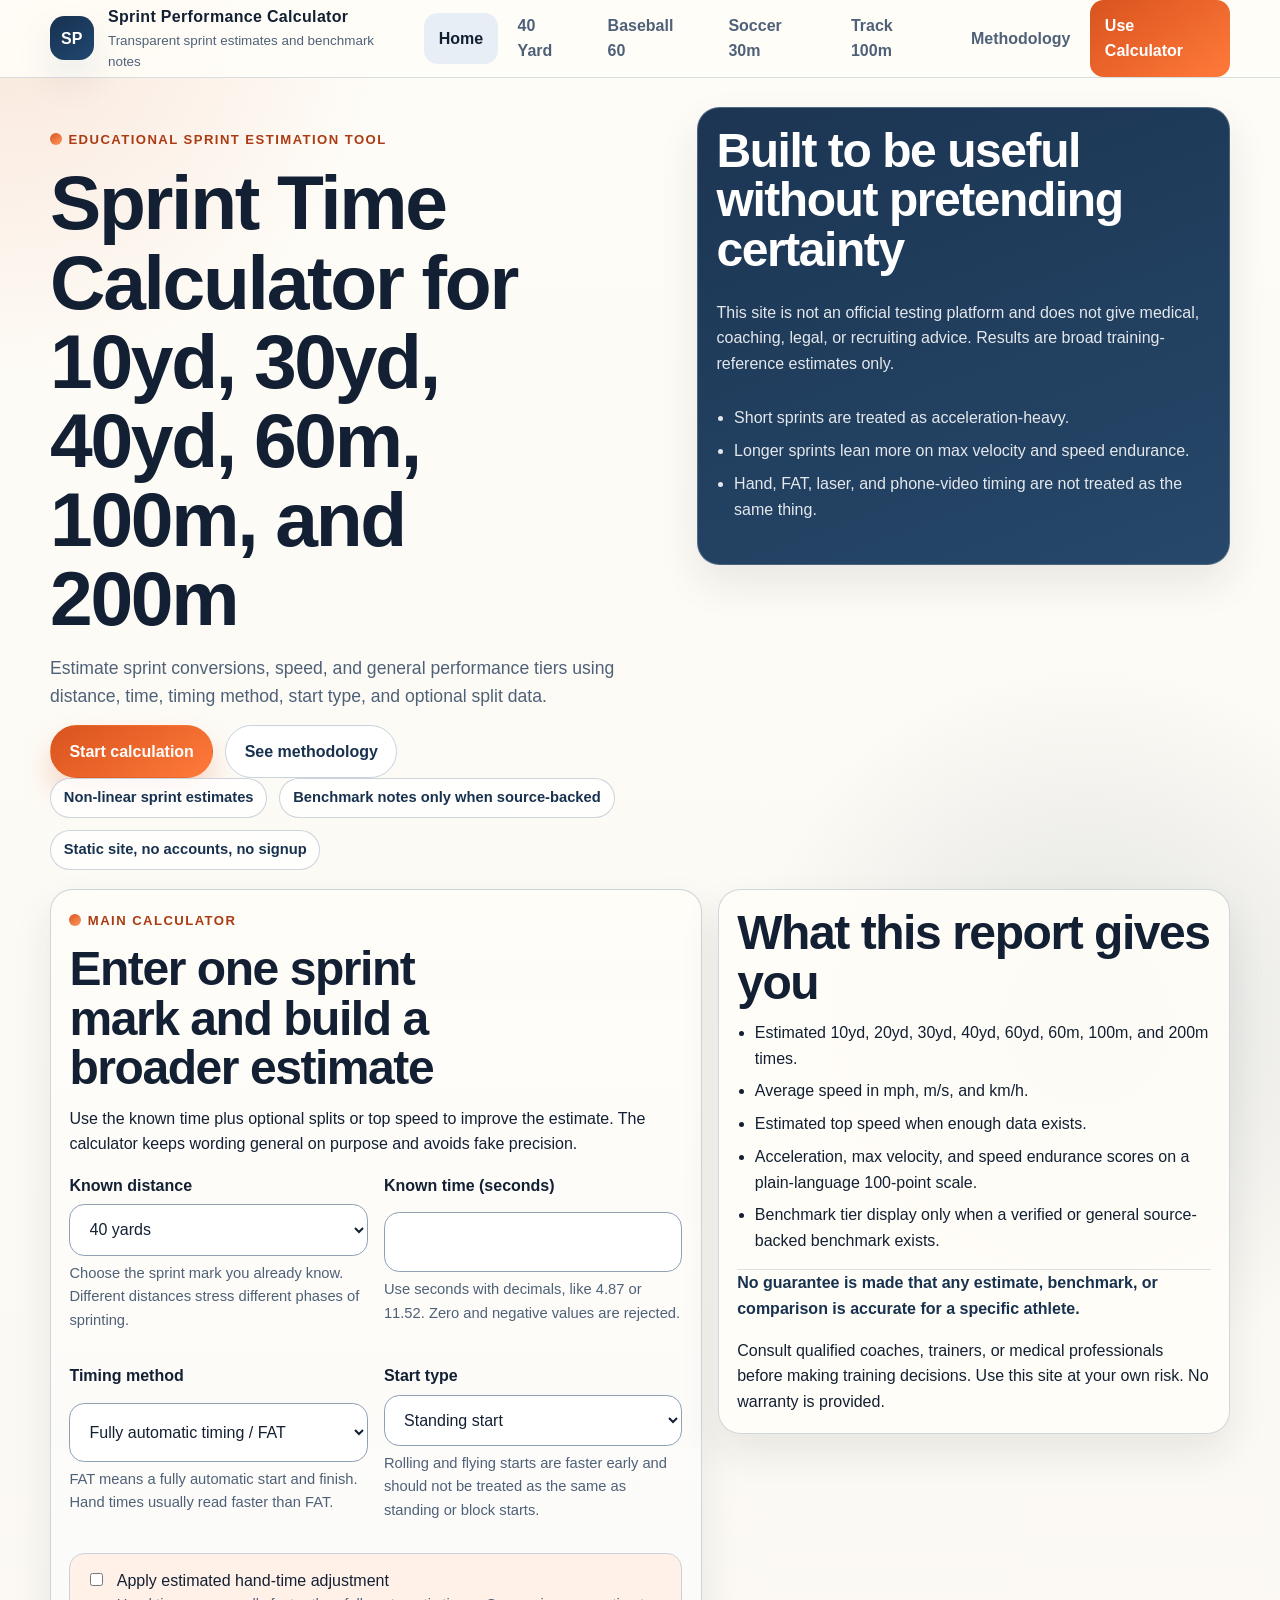
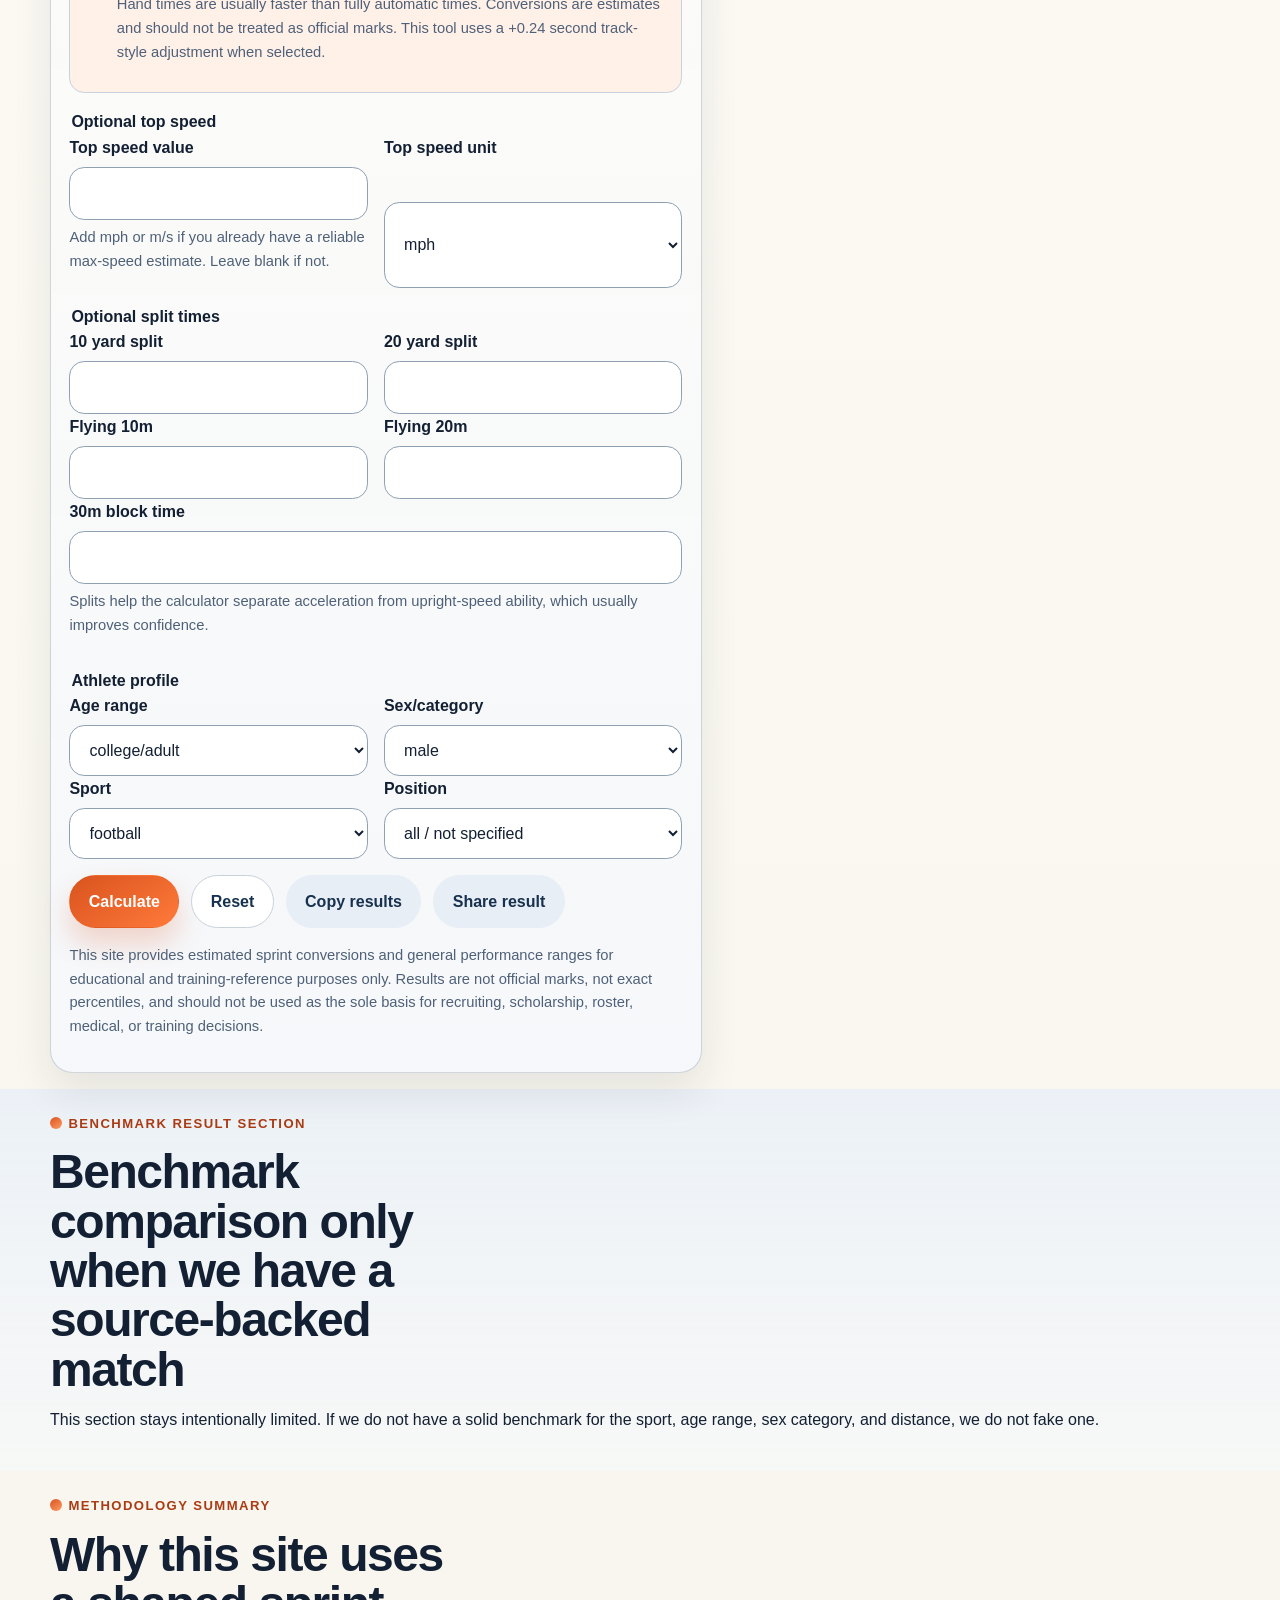
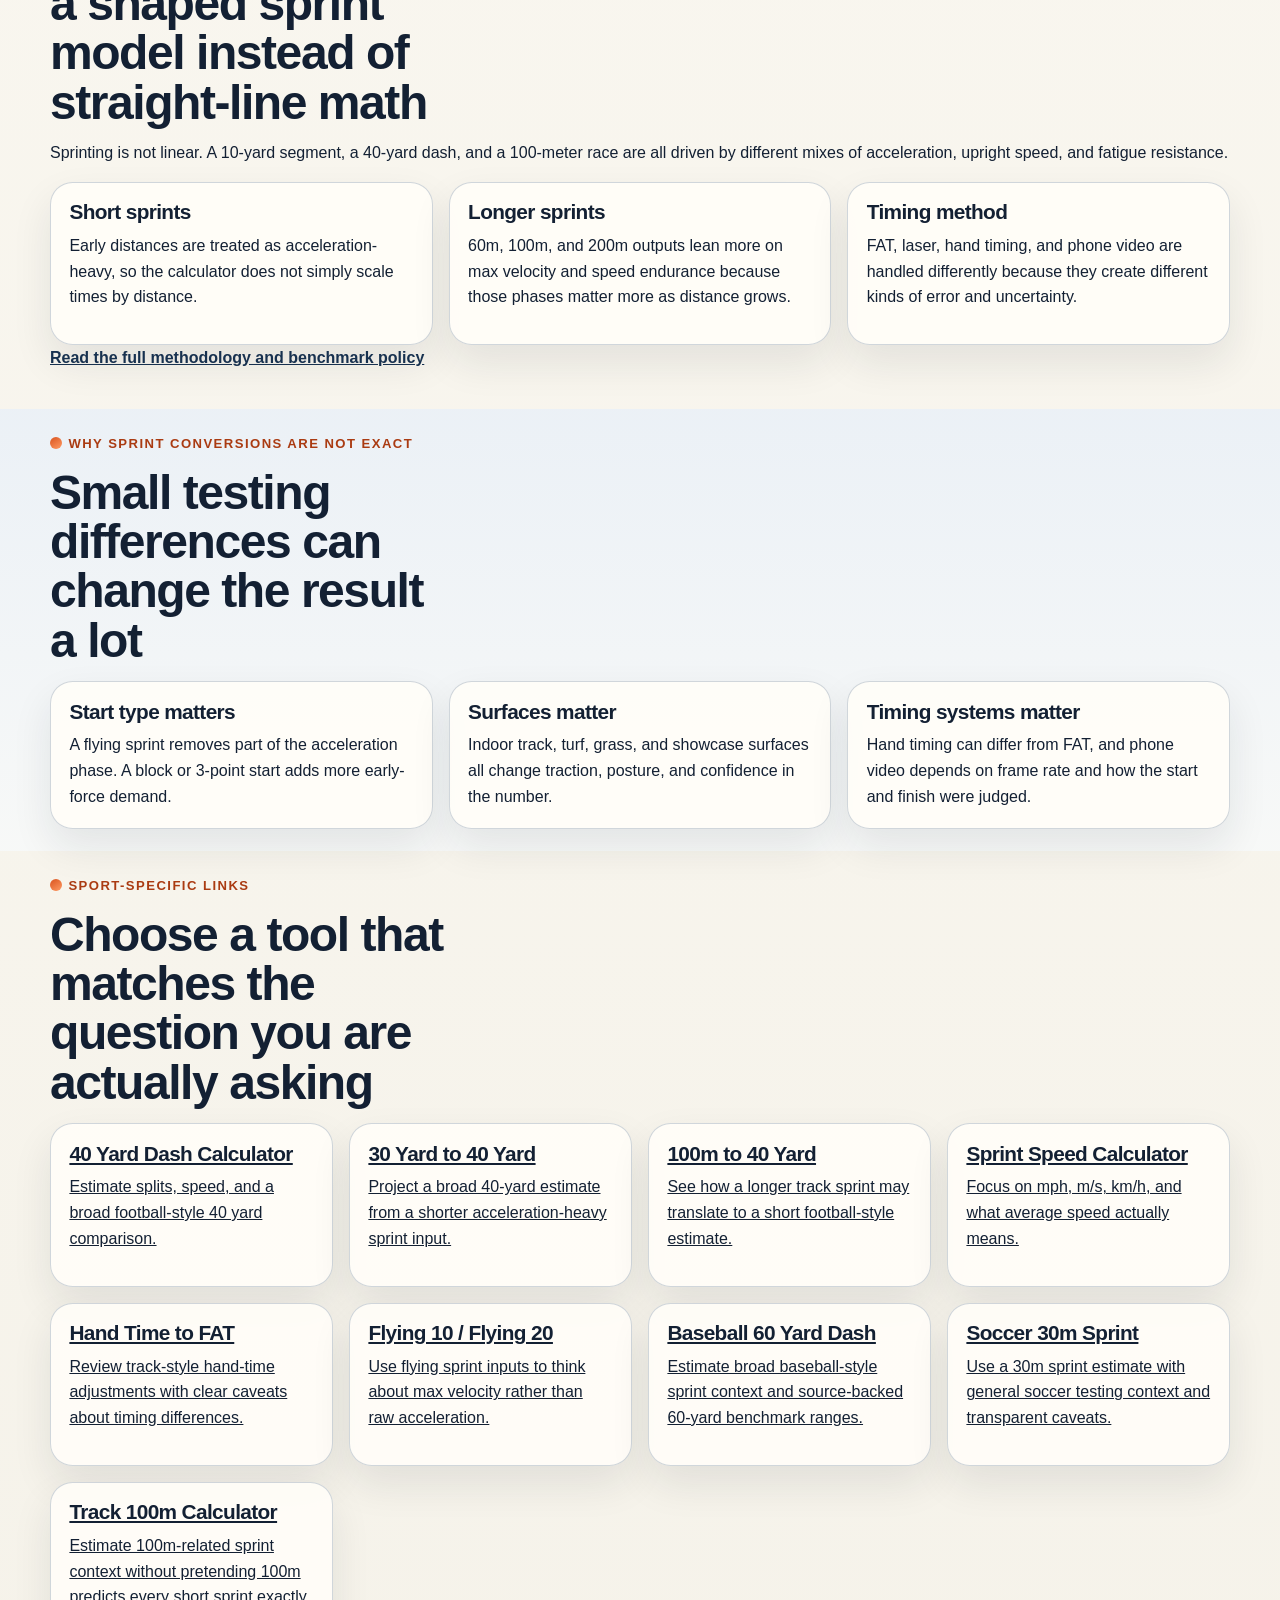
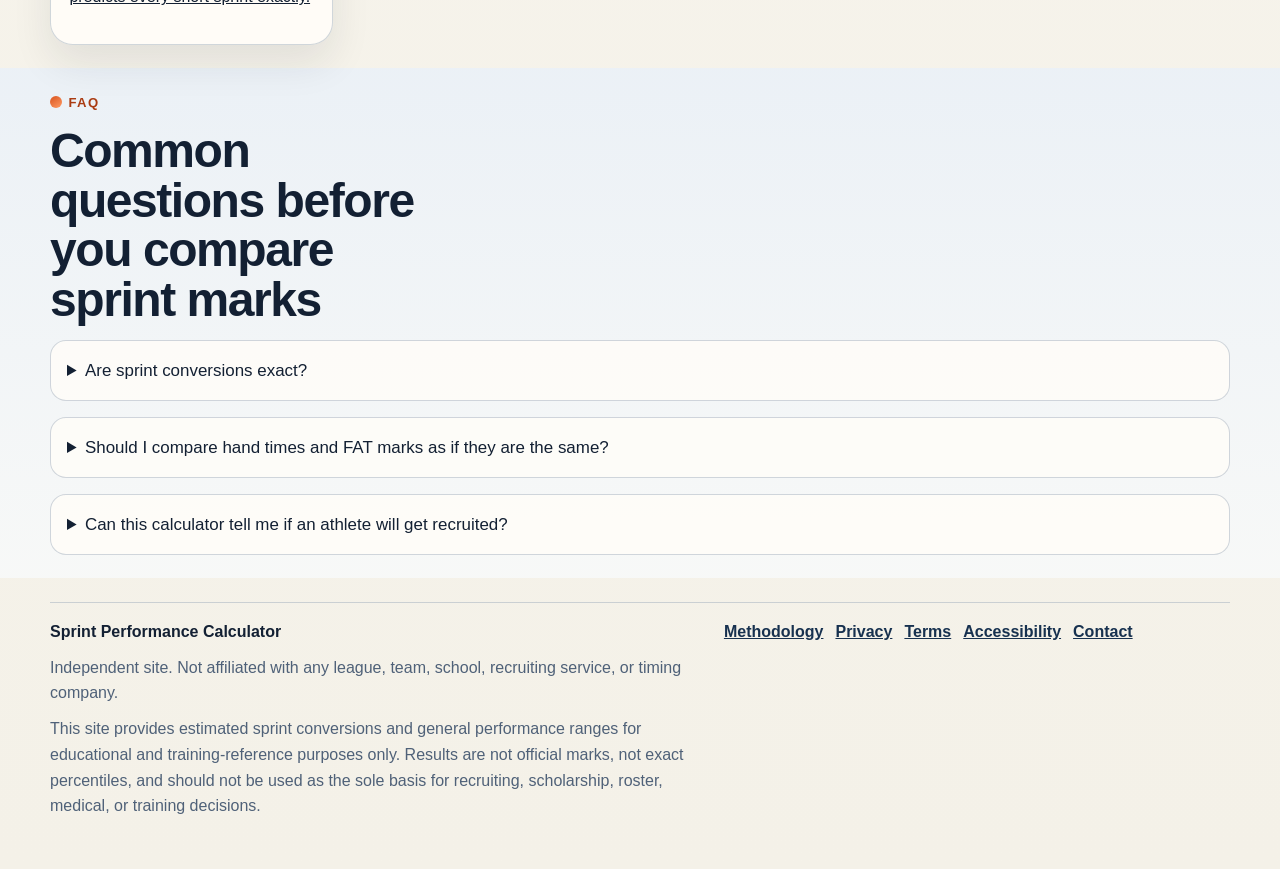
<file: index.html>
<!DOCTYPE html>
<html lang="en">
<head>
  <meta charset="utf-8">
  <meta name="viewport" content="width=device-width, initial-scale=1">
  <title>Sprint Time Calculator | Estimate 10yd, 30yd, 40yd, 100m &amp; 200m</title>
  <meta name="description" content="Estimate sprint conversions, speed metrics, timing-method differences, and broad benchmark tiers with a transparent static sprint performance calculator.">
  <meta name="theme-color" content="#17314f">
  <link rel="canonical" href="https://sfmoveouthaul-clean.github.io/SprintConvert/">
  <link rel="stylesheet" href="css/styles.css">
  <script type="application/ld+json">
    {
      "@context": "https://schema.org",
      "@type": "WebApplication",
      "name": "Sprint Performance Calculator",
      "applicationCategory": "SportsApplication",
      "operatingSystem": "Any",
      "browserRequirements": "Requires JavaScript",
      "description": "Educational sprint-estimation tool for estimating sprint conversions, speed metrics, and broad performance tiers.",
      "url": "https://sfmoveouthaul-clean.github.io/SprintConvert/"
    }
  </script>
  <script type="application/ld+json">
    {
      "@context": "https://schema.org",
      "@type": "BreadcrumbList",
      "itemListElement": [
        {
          "@type": "ListItem",
          "position": 1,
          "name": "Home",
          "item": "https://sfmoveouthaul-clean.github.io/SprintConvert/"
        }
      ]
    }
  </script>
  <script type="application/ld+json">
    {
      "@context": "https://schema.org",
      "@type": "FAQPage",
      "mainEntity": [
        {
          "@type": "Question",
          "name": "Are sprint conversions exact?",
          "acceptedAnswer": {
            "@type": "Answer",
            "text": "No. Sprint conversions are estimates because acceleration, max velocity, timing setup, surface, and start type change the relationship between distances."
          }
        },
        {
          "@type": "Question",
          "name": "Should I compare hand times to FAT times directly?",
          "acceptedAnswer": {
            "@type": "Answer",
            "text": "No. Hand times are usually faster than FAT times, so direct comparisons can mislead unless you account for timing method differences."
          }
        },
        {
          "@type": "Question",
          "name": "Does this calculator predict recruiting outcomes?",
          "acceptedAnswer": {
            "@type": "Answer",
            "text": "No. The site provides educational estimates and broad benchmark ranges only. It does not guarantee recruiting, roster, scholarship, or training outcomes."
          }
        }
      ]
    }
  </script>
</head>
<body data-primary-distance="40yd">
  <a class="skip-link" href="#main-content">Skip to main content</a>
  <header class="site-header">
    <div class="container header-shell">
      <a class="brand" href="index.html" aria-label="Sprint Performance Calculator home">
        <span class="brand-mark">SP</span>
        <span class="brand-copy">
          <strong>Sprint Performance Calculator</strong>
          <span>Transparent sprint estimates and benchmark notes</span>
        </span>
      </a>
      <button class="nav-toggle" type="button" aria-expanded="false" aria-controls="site-nav" data-nav-toggle>
        <span></span>
        <span class="sr-only">Toggle navigation</span>
      </button>
      <nav class="site-nav" id="site-nav" aria-label="Primary" data-nav>
        <a href="index.html" aria-current="page">Home</a>
        <a href="40-yard-dash-calculator.html">40 Yard</a>
        <a href="baseball-60-yard-dash-calculator.html">Baseball 60</a>
        <a href="soccer-30m-sprint-calculator.html">Soccer 30m</a>
        <a href="track-100m-calculator.html">Track 100m</a>
        <a href="methodology.html">Methodology</a>
        <a class="nav-cta" href="#calculator">Use Calculator</a>
      </nav>
    </div>
  </header>

  <main id="main-content">
    <section class="hero">
      <div class="container hero-shell">
        <div class="hero-copy">
          <p class="eyebrow">Educational sprint estimation tool</p>
          <h1>Sprint Time Calculator for 10yd, 30yd, 40yd, 60m, 100m, and 200m</h1>
          <p class="hero-kicker">Estimate sprint conversions, speed, and general performance tiers using distance, time, timing method, start type, and optional split data.</p>
          <div class="hero-actions">
            <a class="button button-primary" href="#calculator">Start calculation</a>
            <a class="button button-secondary" href="methodology.html">See methodology</a>
          </div>
          <div class="chip-row" aria-label="Calculator strengths">
            <span class="chip">Non-linear sprint estimates</span>
            <span class="chip">Benchmark notes only when source-backed</span>
            <span class="chip">Static site, no accounts, no signup</span>
          </div>
        </div>
        <aside class="page-hero-card" aria-label="Important limits">
          <h2>Built to be useful without pretending certainty</h2>
          <p>This site is not an official testing platform and does not give medical, coaching, legal, or recruiting advice. Results are broad training-reference estimates only.</p>
          <ul class="content-list">
            <li>Short sprints are treated as acceleration-heavy.</li>
            <li>Longer sprints lean more on max velocity and speed endurance.</li>
            <li>Hand, FAT, laser, and phone-video timing are not treated as the same thing.</li>
          </ul>
        </aside>
      </div>
    </section>

    <section class="calculator-shell" id="calculator">
      <div class="container calculator-layout">
        <section class="calculator-card" aria-labelledby="calculator-heading">
          <div class="section-header">
            <p class="eyebrow">Main calculator</p>
            <h2 id="calculator-heading">Enter one sprint mark and build a broader estimate</h2>
            <p>Use the known time plus optional splits or top speed to improve the estimate. The calculator keeps wording general on purpose and avoids fake precision.</p>
          </div>
          <form data-calculator-form novalidate>
            <div class="form-grid">
              <div class="field-row">
                <div class="field-group">
                  <label for="knownDistance">Known distance</label>
                  <select id="knownDistance" name="knownDistance" aria-describedby="distance-help">
                    <option value="10yd">10 yards</option>
                    <option value="20yd">20 yards</option>
                    <option value="30yd">30 yards</option>
                    <option value="40yd" selected>40 yards</option>
                    <option value="60yd">60 yards</option>
                    <option value="30m">30 meters</option>
                    <option value="60m">60 meters</option>
                    <option value="100m">100 meters</option>
                    <option value="200m">200 meters</option>
                  </select>
                  <p class="help-text" id="distance-help">Choose the sprint mark you already know. Different distances stress different phases of sprinting.</p>
                </div>
                <div class="field-group">
                  <label for="timeSeconds">Known time (seconds)</label>
                  <input id="timeSeconds" name="timeSeconds" type="number" min="0" step="0.01" inputmode="decimal" aria-describedby="time-help">
                  <p class="help-text" id="time-help">Use seconds with decimals, like 4.87 or 11.52. Zero and negative values are rejected.</p>
                </div>
              </div>

              <div class="field-row">
                <div class="field-group">
                  <label for="timingMethod">Timing method</label>
                  <select id="timingMethod" name="timingMethod" aria-describedby="timing-help">
                    <option value="hand">Hand timed</option>
                    <option value="fat" selected>Fully automatic timing / FAT</option>
                    <option value="laser">Laser timed</option>
                    <option value="phone">Phone video estimate</option>
                  </select>
                  <p class="help-text" id="timing-help">FAT means a fully automatic start and finish. Hand times usually read faster than FAT.</p>
                </div>
                <div class="field-group">
                  <label for="startType">Start type</label>
                  <select id="startType" name="startType" aria-describedby="start-help">
                    <option value="standing" selected>Standing start</option>
                    <option value="three-point">3-point start</option>
                    <option value="block">Block start</option>
                    <option value="rolling">Rolling start</option>
                    <option value="flying">Flying start</option>
                  </select>
                  <p class="help-text" id="start-help">Rolling and flying starts are faster early and should not be treated as the same as standing or block starts.</p>
                </div>
              </div>

              <div class="checkbox-row">
                <input id="applyHandAdjustment" name="applyHandAdjustment" type="checkbox" aria-describedby="hand-adjustment-help">
                <div>
                  <label for="applyHandAdjustment">Apply estimated hand-time adjustment</label>
                  <p class="help-text" id="hand-adjustment-help">Hand times are usually faster than fully automatic times. Conversions are estimates and should not be treated as official marks. This tool uses a +0.24 second track-style adjustment when selected.</p>
                </div>
              </div>

              <fieldset>
                <legend class="legend-title">Optional top speed</legend>
                <div class="field-row">
                  <div class="field-group">
                    <label for="topSpeedValue">Top speed value</label>
                    <input id="topSpeedValue" name="topSpeedValue" type="number" min="0" step="0.01" inputmode="decimal" aria-describedby="top-speed-help">
                    <p class="help-text" id="top-speed-help">Add mph or m/s if you already have a reliable max-speed estimate. Leave blank if not.</p>
                  </div>
                  <div class="field-group">
                    <label for="topSpeedUnit">Top speed unit</label>
                    <select id="topSpeedUnit" name="topSpeedUnit">
                      <option value="mph" selected>mph</option>
                      <option value="mps">m/s</option>
                    </select>
                  </div>
                </div>
              </fieldset>

              <fieldset>
                <legend class="legend-title">Optional split times</legend>
                <div class="field-row">
                  <div class="field-group">
                    <label for="split10">10 yard split</label>
                    <input id="split10" name="split10" type="number" min="0" step="0.01" inputmode="decimal" aria-describedby="split-help">
                  </div>
                  <div class="field-group">
                    <label for="split20">20 yard split</label>
                    <input id="split20" name="split20" type="number" min="0" step="0.01" inputmode="decimal">
                  </div>
                </div>
                <div class="field-row">
                  <div class="field-group">
                    <label for="flying10">Flying 10m</label>
                    <input id="flying10" name="flying10" type="number" min="0" step="0.01" inputmode="decimal">
                  </div>
                  <div class="field-group">
                    <label for="flying20">Flying 20m</label>
                    <input id="flying20" name="flying20" type="number" min="0" step="0.01" inputmode="decimal">
                  </div>
                </div>
                <div class="field-group">
                  <label for="block30">30m block time</label>
                  <input id="block30" name="block30" type="number" min="0" step="0.01" inputmode="decimal">
                  <p class="help-text" id="split-help">Splits help the calculator separate acceleration from upright-speed ability, which usually improves confidence.</p>
                </div>
              </fieldset>

              <fieldset>
                <legend class="legend-title">Athlete profile</legend>
                <div class="field-row">
                  <div class="field-group">
                    <label for="ageGroup">Age range</label>
                    <select id="ageGroup" name="ageGroup">
                      <option value="13-14">13-14</option>
                      <option value="15-16">15-16</option>
                      <option value="17-18">17-18</option>
                      <option value="college-adult" selected>college/adult</option>
                      <option value="not-specified">not specified</option>
                    </select>
                  </div>
                  <div class="field-group">
                    <label for="sex">Sex/category</label>
                    <select id="sex" name="sex">
                      <option value="male" selected>male</option>
                      <option value="female">female</option>
                      <option value="not-specified">not specified</option>
                    </select>
                  </div>
                </div>
                <div class="field-row">
                  <div class="field-group">
                    <label for="sport">Sport</label>
                    <select id="sport" name="sport">
                      <option value="football" selected>football</option>
                      <option value="baseball">baseball</option>
                      <option value="soccer">soccer</option>
                      <option value="track">track</option>
                      <option value="general-athlete">general athlete</option>
                    </select>
                  </div>
                  <div class="field-group">
                    <label for="position">Position</label>
                    <select id="position" name="position">
                      <option value="all">all / not specified</option>
                      <option value="skill">skill</option>
                      <option value="big-skill">big skill</option>
                      <option value="lineman">lineman</option>
                      <option value="outfield">outfield</option>
                      <option value="infield">infield</option>
                      <option value="forward-wing">forward/wing</option>
                      <option value="midfielder">midfielder</option>
                      <option value="defender">defender</option>
                    </select>
                  </div>
                </div>
              </fieldset>

              <div class="button-row">
                <button class="button button-primary" type="submit">Calculate</button>
                <button class="button button-secondary" type="reset">Reset</button>
                <button class="button button-tertiary" type="button" data-copy-results>Copy results</button>
                <button class="button button-tertiary" type="button" data-share-results>Share result</button>
              </div>
              <p class="small-note">This site provides estimated sprint conversions and general performance ranges for educational and training-reference purposes only. Results are not official marks, not exact percentiles, and should not be used as the sole basis for recruiting, scholarship, roster, medical, or training decisions.</p>
              <div data-form-status aria-live="polite" hidden></div>
            </div>
          </form>
        </section>

        <aside class="content-card">
          <h2>What this report gives you</h2>
          <ul class="content-list">
            <li>Estimated 10yd, 20yd, 30yd, 40yd, 60yd, 60m, 100m, and 200m times.</li>
            <li>Average speed in mph, m/s, and km/h.</li>
            <li>Estimated top speed when enough data exists.</li>
            <li>Acceleration, max velocity, and speed endurance scores on a plain-language 100-point scale.</li>
            <li>Benchmark tier display only when a verified or general source-backed benchmark exists.</li>
          </ul>
          <div class="subtle-divider"></div>
          <p><strong>No guarantee is made that any estimate, benchmark, or comparison is accurate for a specific athlete.</strong></p>
          <p>Consult qualified coaches, trainers, or medical professionals before making training decisions. Use this site at your own risk. No warranty is provided.</p>
        </aside>
      </div>
    </section>

    <section class="section" data-results-section hidden>
      <div class="container result-section">
        <div class="section-header">
          <p class="eyebrow">Results report</p>
          <h2>Estimated sprint conversion report</h2>
          <div data-result-summary class="result-summary" aria-live="polite"></div>
        </div>
        <div class="result-grid" data-results-grid></div>
        <div class="result-grid" data-metrics-grid></div>
      </div>
    </section>

    <section class="section section-alt">
      <div class="container">
        <div class="section-header">
          <p class="eyebrow">Benchmark result section</p>
          <h2>Benchmark comparison only when we have a source-backed match</h2>
          <p>This section stays intentionally limited. If we do not have a solid benchmark for the sport, age range, sex category, and distance, we do not fake one.</p>
        </div>
        <div data-benchmark-panel class="benchmark-panel" hidden></div>
      </div>
    </section>

    <section class="section">
      <div class="container">
        <div class="section-header">
          <p class="eyebrow">Methodology summary</p>
          <h2>Why this site uses a shaped sprint model instead of straight-line math</h2>
          <p>Sprinting is not linear. A 10-yard segment, a 40-yard dash, and a 100-meter race are all driven by different mixes of acceleration, upright speed, and fatigue resistance.</p>
        </div>
        <div class="method-grid">
          <article class="page-card">
            <h3>Short sprints</h3>
            <p>Early distances are treated as acceleration-heavy, so the calculator does not simply scale times by distance.</p>
          </article>
          <article class="page-card">
            <h3>Longer sprints</h3>
            <p>60m, 100m, and 200m outputs lean more on max velocity and speed endurance because those phases matter more as distance grows.</p>
          </article>
          <article class="page-card">
            <h3>Timing method</h3>
            <p>FAT, laser, hand timing, and phone video are handled differently because they create different kinds of error and uncertainty.</p>
          </article>
        </div>
        <p><a class="source-link" href="methodology.html">Read the full methodology and benchmark policy</a></p>
      </div>
    </section>

    <section class="section section-alt">
      <div class="container">
        <div class="section-header">
          <p class="eyebrow">Why sprint conversions are not exact</p>
          <h2>Small testing differences can change the result a lot</h2>
        </div>
        <div class="card-grid">
          <article class="card">
            <h3>Start type matters</h3>
            <p>A flying sprint removes part of the acceleration phase. A block or 3-point start adds more early-force demand.</p>
          </article>
          <article class="card">
            <h3>Surfaces matter</h3>
            <p>Indoor track, turf, grass, and showcase surfaces all change traction, posture, and confidence in the number.</p>
          </article>
          <article class="card">
            <h3>Timing systems matter</h3>
            <p>Hand timing can differ from FAT, and phone video depends on frame rate and how the start and finish were judged.</p>
          </article>
        </div>
      </div>
    </section>

    <section class="section">
      <div class="container">
        <div class="section-header">
          <p class="eyebrow">Sport-specific links</p>
          <h2>Choose a tool that matches the question you are actually asking</h2>
        </div>
        <div class="link-grid">
          <a class="page-card" href="40-yard-dash-calculator.html">
            <h3>40 Yard Dash Calculator</h3>
            <p>Estimate splits, speed, and a broad football-style 40 yard comparison.</p>
          </a>
          <a class="page-card" href="30-yard-to-40-yard-converter.html">
            <h3>30 Yard to 40 Yard</h3>
            <p>Project a broad 40-yard estimate from a shorter acceleration-heavy sprint input.</p>
          </a>
          <a class="page-card" href="100m-to-40-yard-converter.html">
            <h3>100m to 40 Yard</h3>
            <p>See how a longer track sprint may translate to a short football-style estimate.</p>
          </a>
          <a class="page-card" href="sprint-speed-calculator.html">
            <h3>Sprint Speed Calculator</h3>
            <p>Focus on mph, m/s, km/h, and what average speed actually means.</p>
          </a>
          <a class="page-card" href="hand-time-to-fat-converter.html">
            <h3>Hand Time to FAT</h3>
            <p>Review track-style hand-time adjustments with clear caveats about timing differences.</p>
          </a>
          <a class="page-card" href="flying-10-flying-20-calculator.html">
            <h3>Flying 10 / Flying 20</h3>
            <p>Use flying sprint inputs to think about max velocity rather than raw acceleration.</p>
          </a>
          <a class="page-card" href="baseball-60-yard-dash-calculator.html">
            <h3>Baseball 60 Yard Dash</h3>
            <p>Estimate broad baseball-style sprint context and source-backed 60-yard benchmark ranges.</p>
          </a>
          <a class="page-card" href="soccer-30m-sprint-calculator.html">
            <h3>Soccer 30m Sprint</h3>
            <p>Use a 30m sprint estimate with general soccer testing context and transparent caveats.</p>
          </a>
          <a class="page-card" href="track-100m-calculator.html">
            <h3>Track 100m Calculator</h3>
            <p>Estimate 100m-related sprint context without pretending 100m predicts every short sprint exactly.</p>
          </a>
        </div>
      </div>
    </section>

    <section class="section section-alt">
      <div class="container">
        <div class="section-header">
          <p class="eyebrow">FAQ</p>
          <h2>Common questions before you compare sprint marks</h2>
        </div>
        <div class="faq-grid">
          <details class="faq-item">
            <summary>Are sprint conversions exact?</summary>
            <div class="faq-answer">
              <p>No. The relationship between a short sprint and a longer sprint changes with acceleration quality, top speed, speed endurance, timing method, and testing setup.</p>
            </div>
          </details>
          <details class="faq-item">
            <summary>Should I compare hand times and FAT marks as if they are the same?</summary>
            <div class="faq-answer">
              <p>No. Hand times are usually faster than fully automatic times. That is why the site flags timing method and offers a clearly labeled estimated adjustment.</p>
            </div>
          </details>
          <details class="faq-item">
            <summary>Can this calculator tell me if an athlete will get recruited?</summary>
            <div class="faq-answer">
              <p>No. Results are educational estimates and general benchmark notes only. They should never be the sole basis for recruiting, scholarship, roster, medical, or training decisions.</p>
            </div>
          </details>
        </div>
      </div>
    </section>
  </main>

  <footer class="footer">
    <div class="container footer-grid">
      <div>
        <p><strong>Sprint Performance Calculator</strong></p>
        <p class="footer-note">Independent site. Not affiliated with any league, team, school, recruiting service, or timing company.</p>
        <p class="footer-note">This site provides estimated sprint conversions and general performance ranges for educational and training-reference purposes only. Results are not official marks, not exact percentiles, and should not be used as the sole basis for recruiting, scholarship, roster, medical, or training decisions.</p>
        <p class="affiliate-disclosure" hidden>Some links may be affiliate links. If you buy through them, we may earn a commission at no extra cost to you.</p>
      </div>
      <div>
        <div class="footer-links">
          <a href="methodology.html">Methodology</a>
          <a href="privacy.html">Privacy</a>
          <a href="terms.html">Terms</a>
          <a href="accessibility.html">Accessibility</a>
          <a href="contact.html">Contact</a>
        </div>
      </div>
    </div>
  </footer>

  <script src="data/benchmarks.js"></script>
  <script src="js/validation.js"></script>
  <script src="js/benchmarks.js"></script>
  <script src="js/share.js"></script>
  <script src="js/calculator.js"></script>
</body>
</html>
</file>
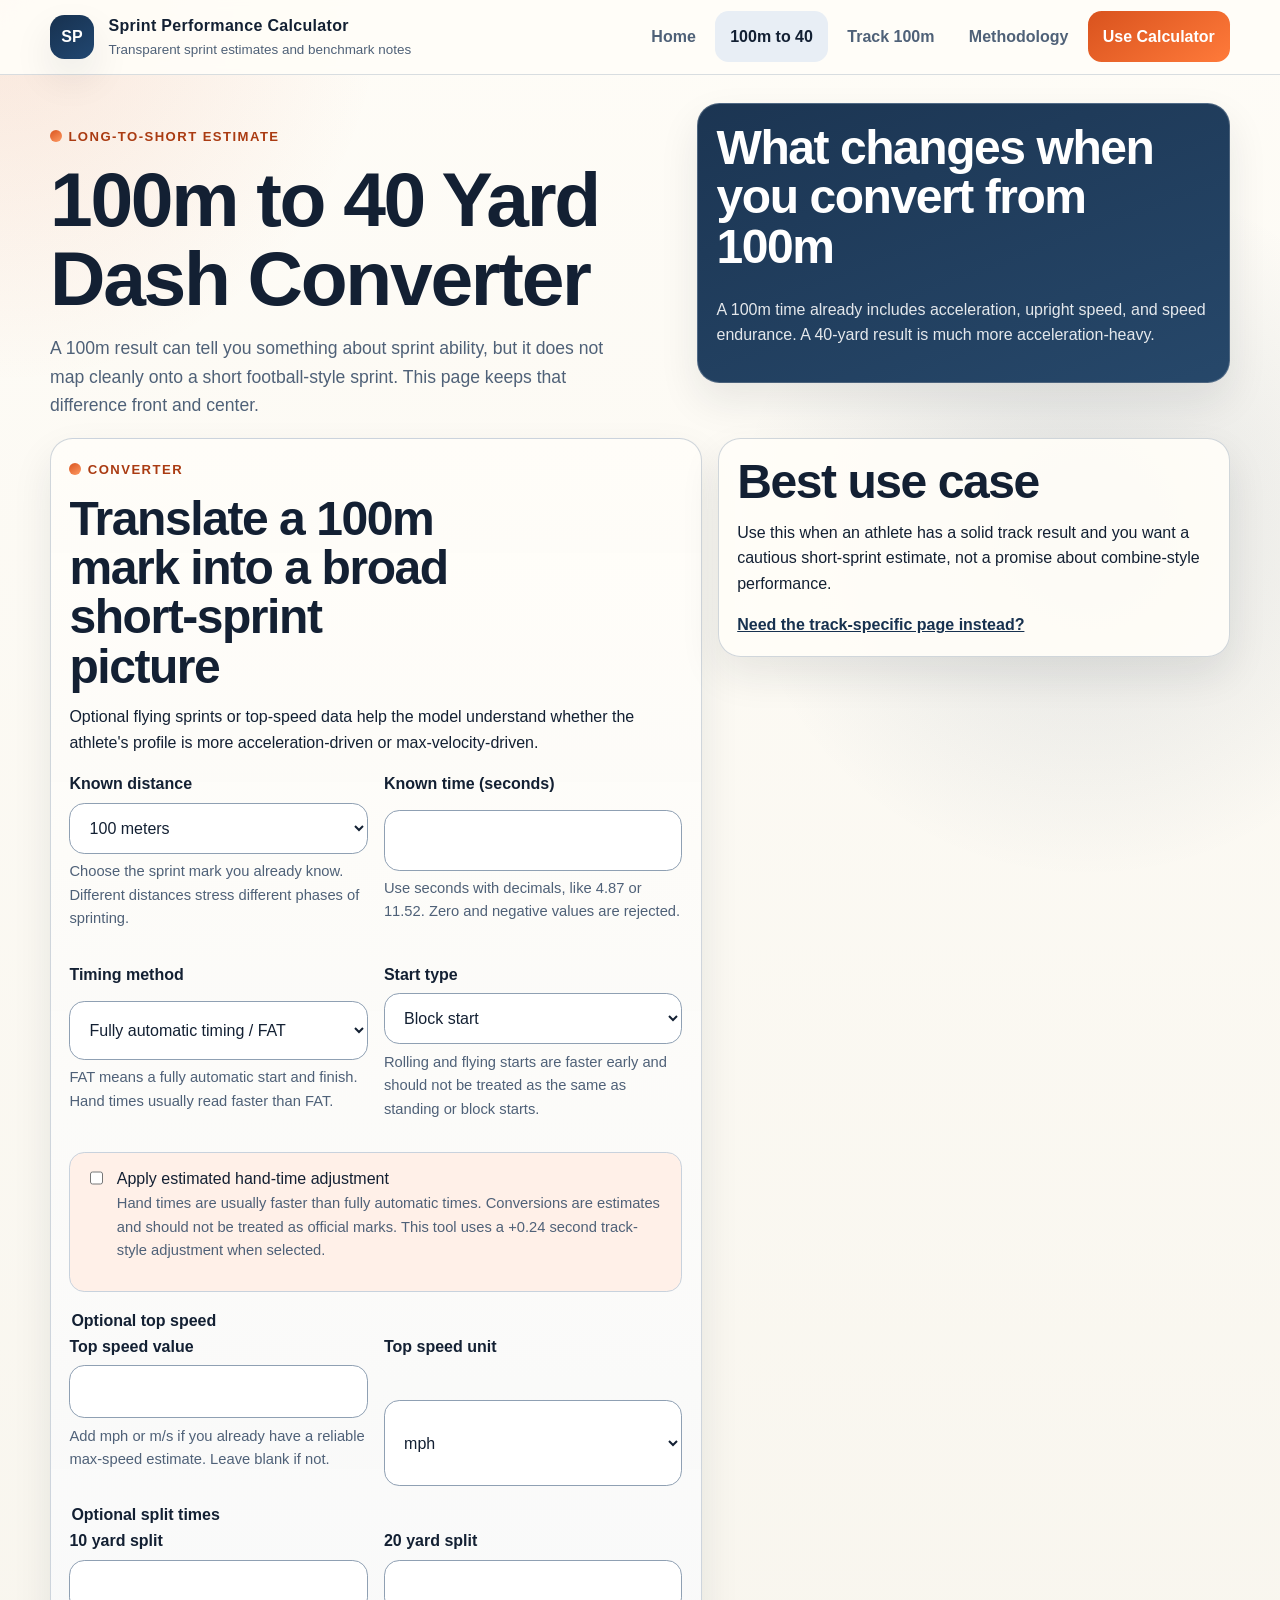
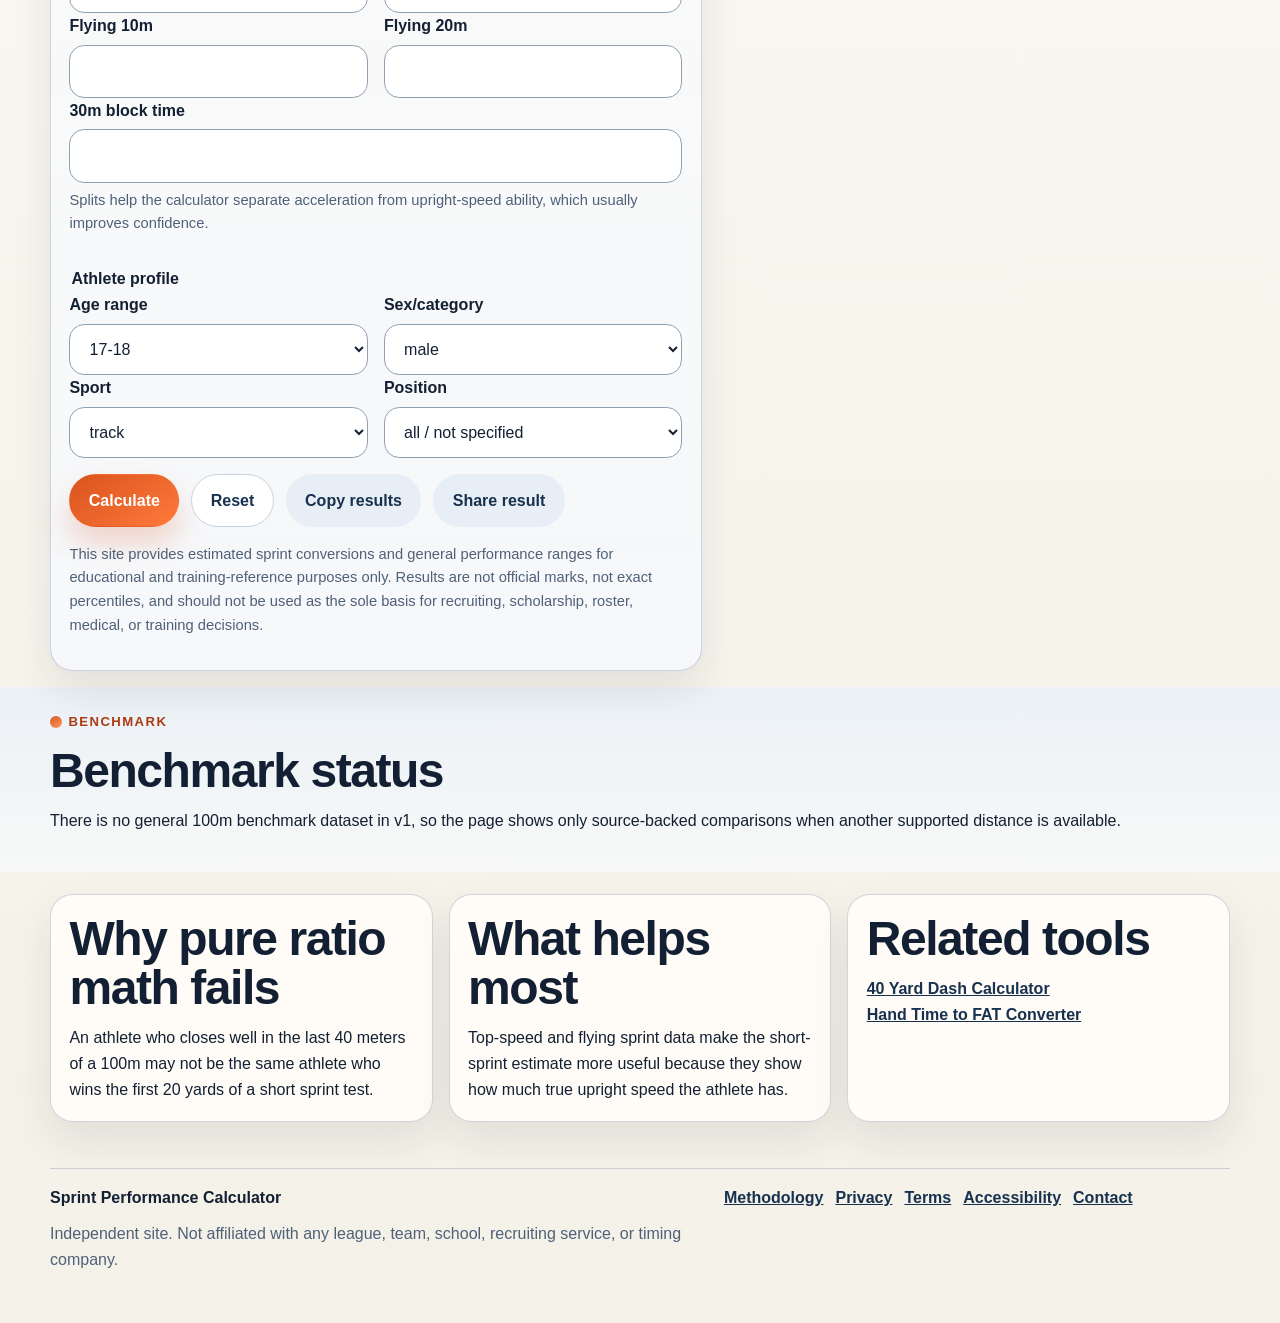
<file: 100m-to-40-yard-converter.html>
<!DOCTYPE html>
<html lang="en">
<head>
  <meta charset="utf-8">
  <meta name="viewport" content="width=device-width, initial-scale=1">
  <title>100m to 40 Yard Dash Converter | Sprint Estimate Tool</title>
  <meta name="description" content="Estimate a broad 40-yard dash from a 100m input while keeping the limits of long-to-short sprint comparisons clear.">
  <meta name="theme-color" content="#17314f">
  <link rel="canonical" href="https://sfmoveouthaul-clean.github.io/SprintConvert/100m-to-40-yard-converter.html">
  <link rel="stylesheet" href="css/styles.css">
  <script type="application/ld+json">{"@context":"https://schema.org","@type":"WebApplication","name":"100m to 40 Yard Dash Converter","applicationCategory":"SportsApplication","operatingSystem":"Any","url":"https://sfmoveouthaul-clean.github.io/SprintConvert/100m-to-40-yard-converter.html","description":"Estimate a broad 40-yard dash from a 100m sprint input."}</script>
  <script type="application/ld+json">{"@context":"https://schema.org","@type":"BreadcrumbList","itemListElement":[{"@type":"ListItem","position":1,"name":"Home","item":"https://sfmoveouthaul-clean.github.io/SprintConvert/"},{"@type":"ListItem","position":2,"name":"100m to 40 Yard Dash Converter","item":"https://sfmoveouthaul-clean.github.io/SprintConvert/100m-to-40-yard-converter.html"}]}</script>
</head>
<body data-primary-distance="40yd">
  <a class="skip-link" href="#main-content">Skip to main content</a>
  <header class="site-header"><div class="container header-shell"><a class="brand" href="index.html"><span class="brand-mark">SP</span><span class="brand-copy"><strong>Sprint Performance Calculator</strong><span>Transparent sprint estimates and benchmark notes</span></span></a><button class="nav-toggle" type="button" aria-expanded="false" aria-controls="site-nav" data-nav-toggle><span></span><span class="sr-only">Toggle navigation</span></button><nav class="site-nav" id="site-nav" aria-label="Primary" data-nav><a href="index.html">Home</a><a href="100m-to-40-yard-converter.html" aria-current="page">100m to 40</a><a href="track-100m-calculator.html">Track 100m</a><a href="methodology.html">Methodology</a><a class="nav-cta" href="#calculator">Use Calculator</a></nav></div></header>
  <main id="main-content">
    <section class="hero"><div class="container hero-shell"><div class="hero-copy"><p class="eyebrow">Long-to-short estimate</p><h1>100m to 40 Yard Dash Converter</h1><p class="hero-kicker">A 100m result can tell you something about sprint ability, but it does not map cleanly onto a short football-style sprint. This page keeps that difference front and center.</p></div><aside class="page-hero-card"><h2>What changes when you convert from 100m</h2><p>A 100m time already includes acceleration, upright speed, and speed endurance. A 40-yard result is much more acceleration-heavy.</p></aside></div></section>
    <section class="calculator-shell" id="calculator"><div class="container calculator-layout"><section class="calculator-card"><div class="section-header"><p class="eyebrow">Converter</p><h2>Translate a 100m mark into a broad short-sprint picture</h2><p>Optional flying sprints or top-speed data help the model understand whether the athlete's profile is more acceleration-driven or max-velocity-driven.</p></div><div data-calculator-template data-default-distance="100m" data-default-timing="fat" data-default-start="block" data-default-sport="track" data-default-sex="male" data-default-age="17-18" data-default-position="all"></div></section><aside class="content-card"><h2>Best use case</h2><p>Use this when an athlete has a solid track result and you want a cautious short-sprint estimate, not a promise about combine-style performance.</p><p><a class="source-link" href="track-100m-calculator.html">Need the track-specific page instead?</a></p></aside></div></section>
    <section class="section" data-results-section hidden><div class="container result-section"><div class="section-header"><p class="eyebrow">Results</p><h2>100m-based conversion report</h2><div data-result-summary class="result-summary" aria-live="polite"></div></div><div class="result-grid" data-results-grid></div><div class="result-grid" data-metrics-grid></div></div></section>
    <section class="section section-alt"><div class="container"><div class="section-header"><p class="eyebrow">Benchmark</p><h2>Benchmark status</h2><p>There is no general 100m benchmark dataset in v1, so the page shows only source-backed comparisons when another supported distance is available.</p></div><div data-benchmark-panel class="benchmark-panel" hidden></div></div></section>
    <section class="section"><div class="container card-grid"><article class="content-card"><h2>Why pure ratio math fails</h2><p>An athlete who closes well in the last 40 meters of a 100m may not be the same athlete who wins the first 20 yards of a short sprint test.</p></article><article class="content-card"><h2>What helps most</h2><p>Top-speed and flying sprint data make the short-sprint estimate more useful because they show how much true upright speed the athlete has.</p></article><article class="content-card"><h2>Related tools</h2><p><a class="source-link" href="40-yard-dash-calculator.html">40 Yard Dash Calculator</a><br><a class="source-link" href="hand-time-to-fat-converter.html">Hand Time to FAT Converter</a></p></article></div></section>
  </main>
  <footer class="footer"><div class="container footer-grid"><div><p><strong>Sprint Performance Calculator</strong></p><p class="footer-note">Independent site. Not affiliated with any league, team, school, recruiting service, or timing company.</p></div><div class="footer-links"><a href="methodology.html">Methodology</a><a href="privacy.html">Privacy</a><a href="terms.html">Terms</a><a href="accessibility.html">Accessibility</a><a href="contact.html">Contact</a></div></div></footer>
  <script src="data/benchmarks.js"></script><script src="js/validation.js"></script><script src="js/benchmarks.js"></script><script src="js/share.js"></script><script src="js/calculator.js"></script>
</body>
</html>
</file>
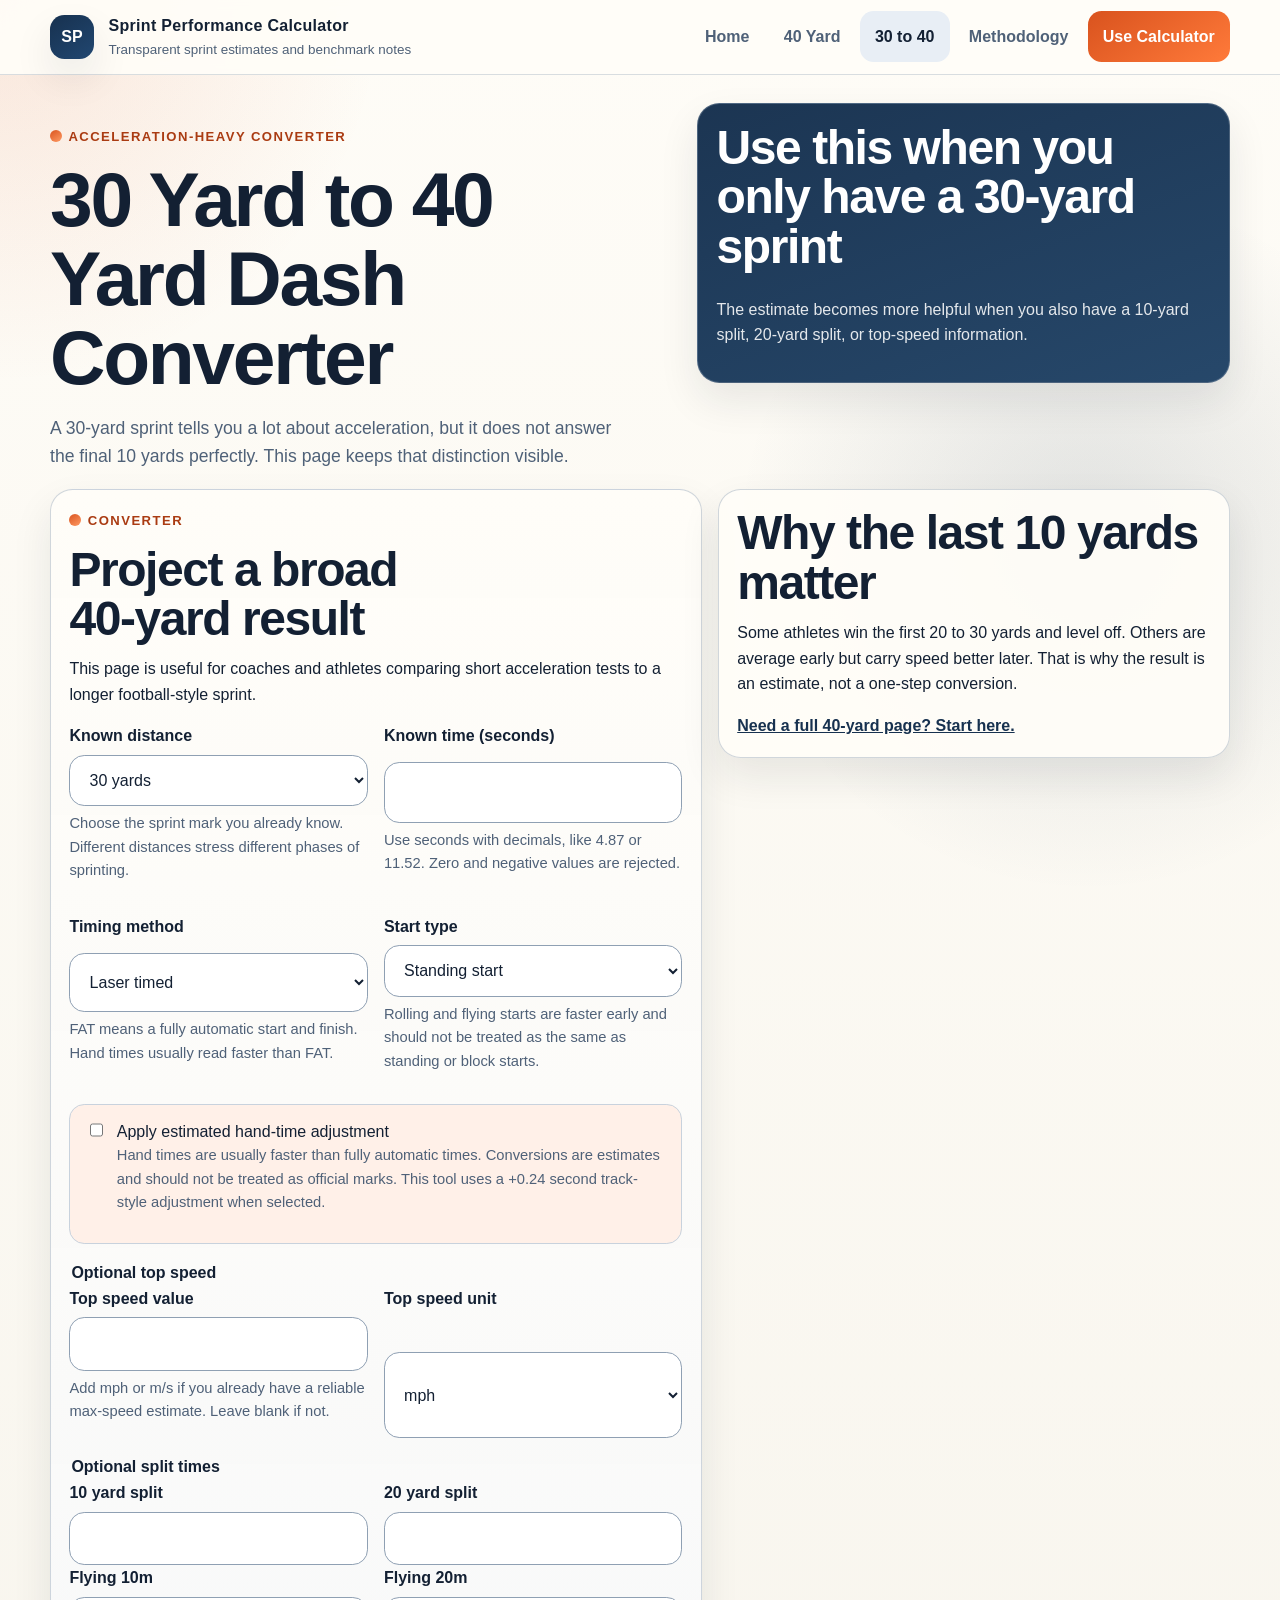
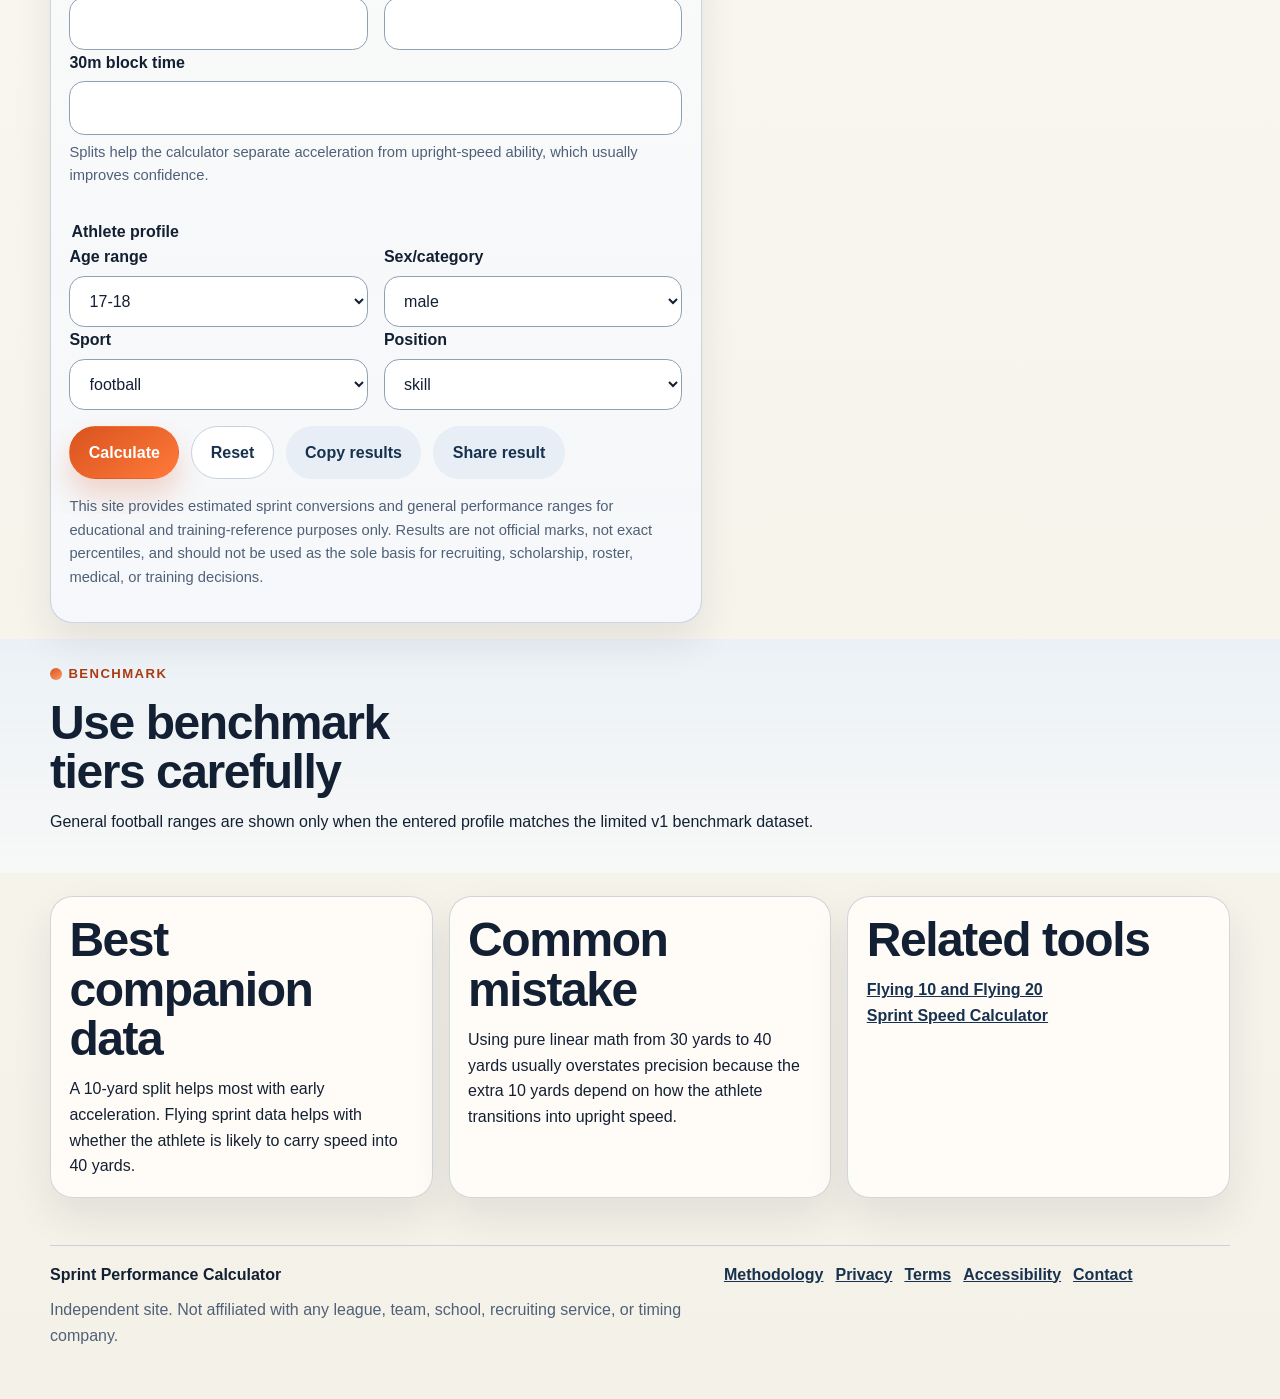
<file: 30-yard-to-40-yard-converter.html>
<!DOCTYPE html>
<html lang="en">
<head>
  <meta charset="utf-8">
  <meta name="viewport" content="width=device-width, initial-scale=1">
  <title>30 Yard to 40 Yard Dash Converter | Sprint Estimate Tool</title>
  <meta name="description" content="Estimate a broad 40-yard dash from a 30-yard sprint input with transparent caveats about acceleration-heavy short sprint conversions.">
  <meta name="theme-color" content="#17314f">
  <link rel="canonical" href="https://sfmoveouthaul-clean.github.io/SprintConvert/30-yard-to-40-yard-converter.html">
  <link rel="stylesheet" href="css/styles.css">
  <script type="application/ld+json">{"@context":"https://schema.org","@type":"WebApplication","name":"30 Yard to 40 Yard Dash Converter","applicationCategory":"SportsApplication","operatingSystem":"Any","url":"https://sfmoveouthaul-clean.github.io/SprintConvert/30-yard-to-40-yard-converter.html","description":"Estimate a broad 40-yard dash from a 30-yard sprint input."}</script>
  <script type="application/ld+json">{"@context":"https://schema.org","@type":"BreadcrumbList","itemListElement":[{"@type":"ListItem","position":1,"name":"Home","item":"https://sfmoveouthaul-clean.github.io/SprintConvert/"},{"@type":"ListItem","position":2,"name":"30 Yard to 40 Yard Dash Converter","item":"https://sfmoveouthaul-clean.github.io/SprintConvert/30-yard-to-40-yard-converter.html"}]}</script>
</head>
<body data-primary-distance="40yd">
  <a class="skip-link" href="#main-content">Skip to main content</a>
  <header class="site-header"><div class="container header-shell"><a class="brand" href="index.html"><span class="brand-mark">SP</span><span class="brand-copy"><strong>Sprint Performance Calculator</strong><span>Transparent sprint estimates and benchmark notes</span></span></a><button class="nav-toggle" type="button" aria-expanded="false" aria-controls="site-nav" data-nav-toggle><span></span><span class="sr-only">Toggle navigation</span></button><nav class="site-nav" id="site-nav" aria-label="Primary" data-nav><a href="index.html">Home</a><a href="40-yard-dash-calculator.html">40 Yard</a><a href="30-yard-to-40-yard-converter.html" aria-current="page">30 to 40</a><a href="methodology.html">Methodology</a><a class="nav-cta" href="#calculator">Use Calculator</a></nav></div></header>
  <main id="main-content">
    <section class="hero"><div class="container hero-shell"><div class="hero-copy"><p class="eyebrow">Acceleration-heavy converter</p><h1>30 Yard to 40 Yard Dash Converter</h1><p class="hero-kicker">A 30-yard sprint tells you a lot about acceleration, but it does not answer the final 10 yards perfectly. This page keeps that distinction visible.</p></div><aside class="page-hero-card"><h2>Use this when you only have a 30-yard sprint</h2><p>The estimate becomes more helpful when you also have a 10-yard split, 20-yard split, or top-speed information.</p></aside></div></section>
    <section class="calculator-shell" id="calculator"><div class="container calculator-layout"><section class="calculator-card"><div class="section-header"><p class="eyebrow">Converter</p><h2>Project a broad 40-yard result</h2><p>This page is useful for coaches and athletes comparing short acceleration tests to a longer football-style sprint.</p></div><div data-calculator-template data-default-distance="30yd" data-default-timing="laser" data-default-start="standing" data-default-sport="football" data-default-sex="male" data-default-age="17-18" data-default-position="skill"></div></section><aside class="content-card"><h2>Why the last 10 yards matter</h2><p>Some athletes win the first 20 to 30 yards and level off. Others are average early but carry speed better later. That is why the result is an estimate, not a one-step conversion.</p><p><a class="source-link" href="40-yard-dash-calculator.html">Need a full 40-yard page? Start here.</a></p></aside></div></section>
    <section class="section" data-results-section hidden><div class="container result-section"><div class="section-header"><p class="eyebrow">Results</p><h2>Projected 40-yard report</h2><div data-result-summary class="result-summary" aria-live="polite"></div></div><div class="result-grid" data-results-grid></div><div class="result-grid" data-metrics-grid></div></div></section>
    <section class="section section-alt"><div class="container"><div class="section-header"><p class="eyebrow">Benchmark</p><h2>Use benchmark tiers carefully</h2><p>General football ranges are shown only when the entered profile matches the limited v1 benchmark dataset.</p></div><div data-benchmark-panel class="benchmark-panel" hidden></div></div></section>
    <section class="section"><div class="container card-grid"><article class="content-card"><h2>Best companion data</h2><p>A 10-yard split helps most with early acceleration. Flying sprint data helps with whether the athlete is likely to carry speed into 40 yards.</p></article><article class="content-card"><h2>Common mistake</h2><p>Using pure linear math from 30 yards to 40 yards usually overstates precision because the extra 10 yards depend on how the athlete transitions into upright speed.</p></article><article class="content-card"><h2>Related tools</h2><p><a class="source-link" href="flying-10-flying-20-calculator.html">Flying 10 and Flying 20</a><br><a class="source-link" href="sprint-speed-calculator.html">Sprint Speed Calculator</a></p></article></div></section>
  </main>
  <footer class="footer"><div class="container footer-grid"><div><p><strong>Sprint Performance Calculator</strong></p><p class="footer-note">Independent site. Not affiliated with any league, team, school, recruiting service, or timing company.</p></div><div class="footer-links"><a href="methodology.html">Methodology</a><a href="privacy.html">Privacy</a><a href="terms.html">Terms</a><a href="accessibility.html">Accessibility</a><a href="contact.html">Contact</a></div></div></footer>
  <script src="data/benchmarks.js"></script><script src="js/validation.js"></script><script src="js/benchmarks.js"></script><script src="js/share.js"></script><script src="js/calculator.js"></script>
</body>
</html>
</file>
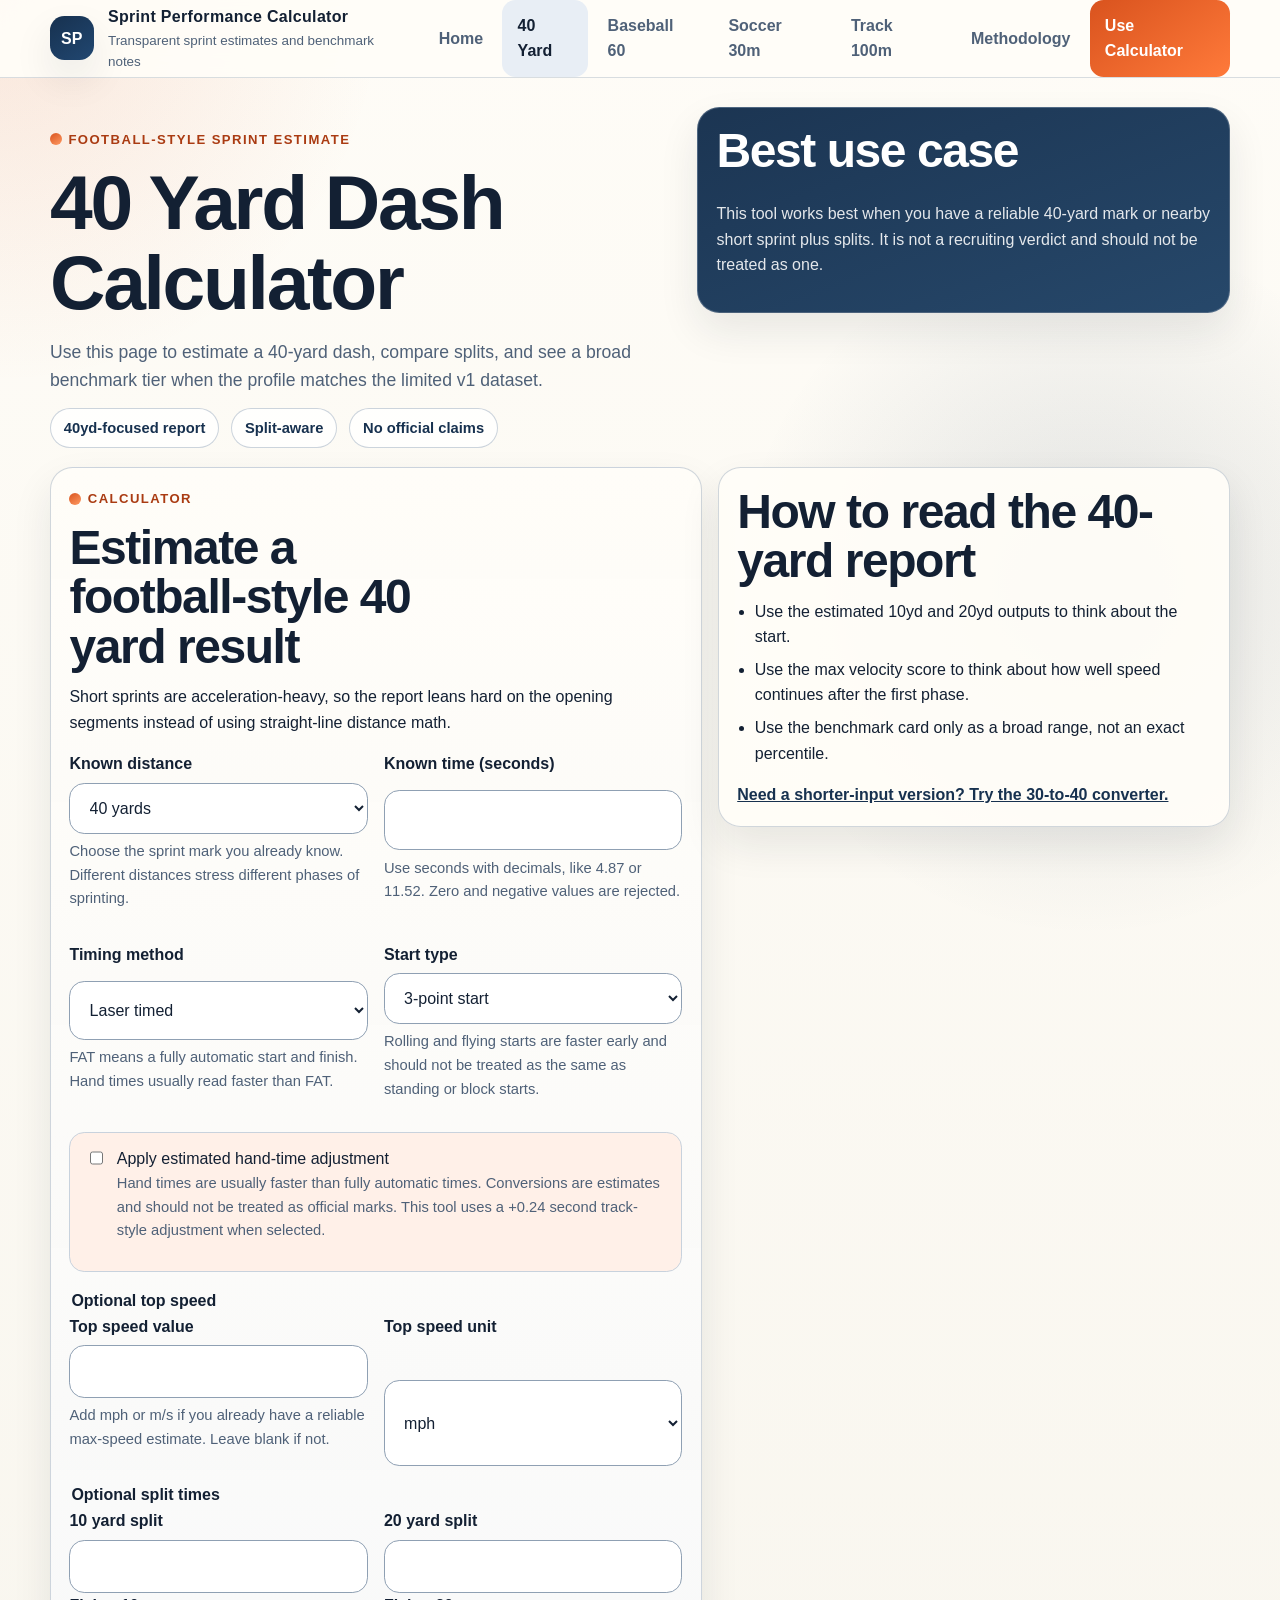
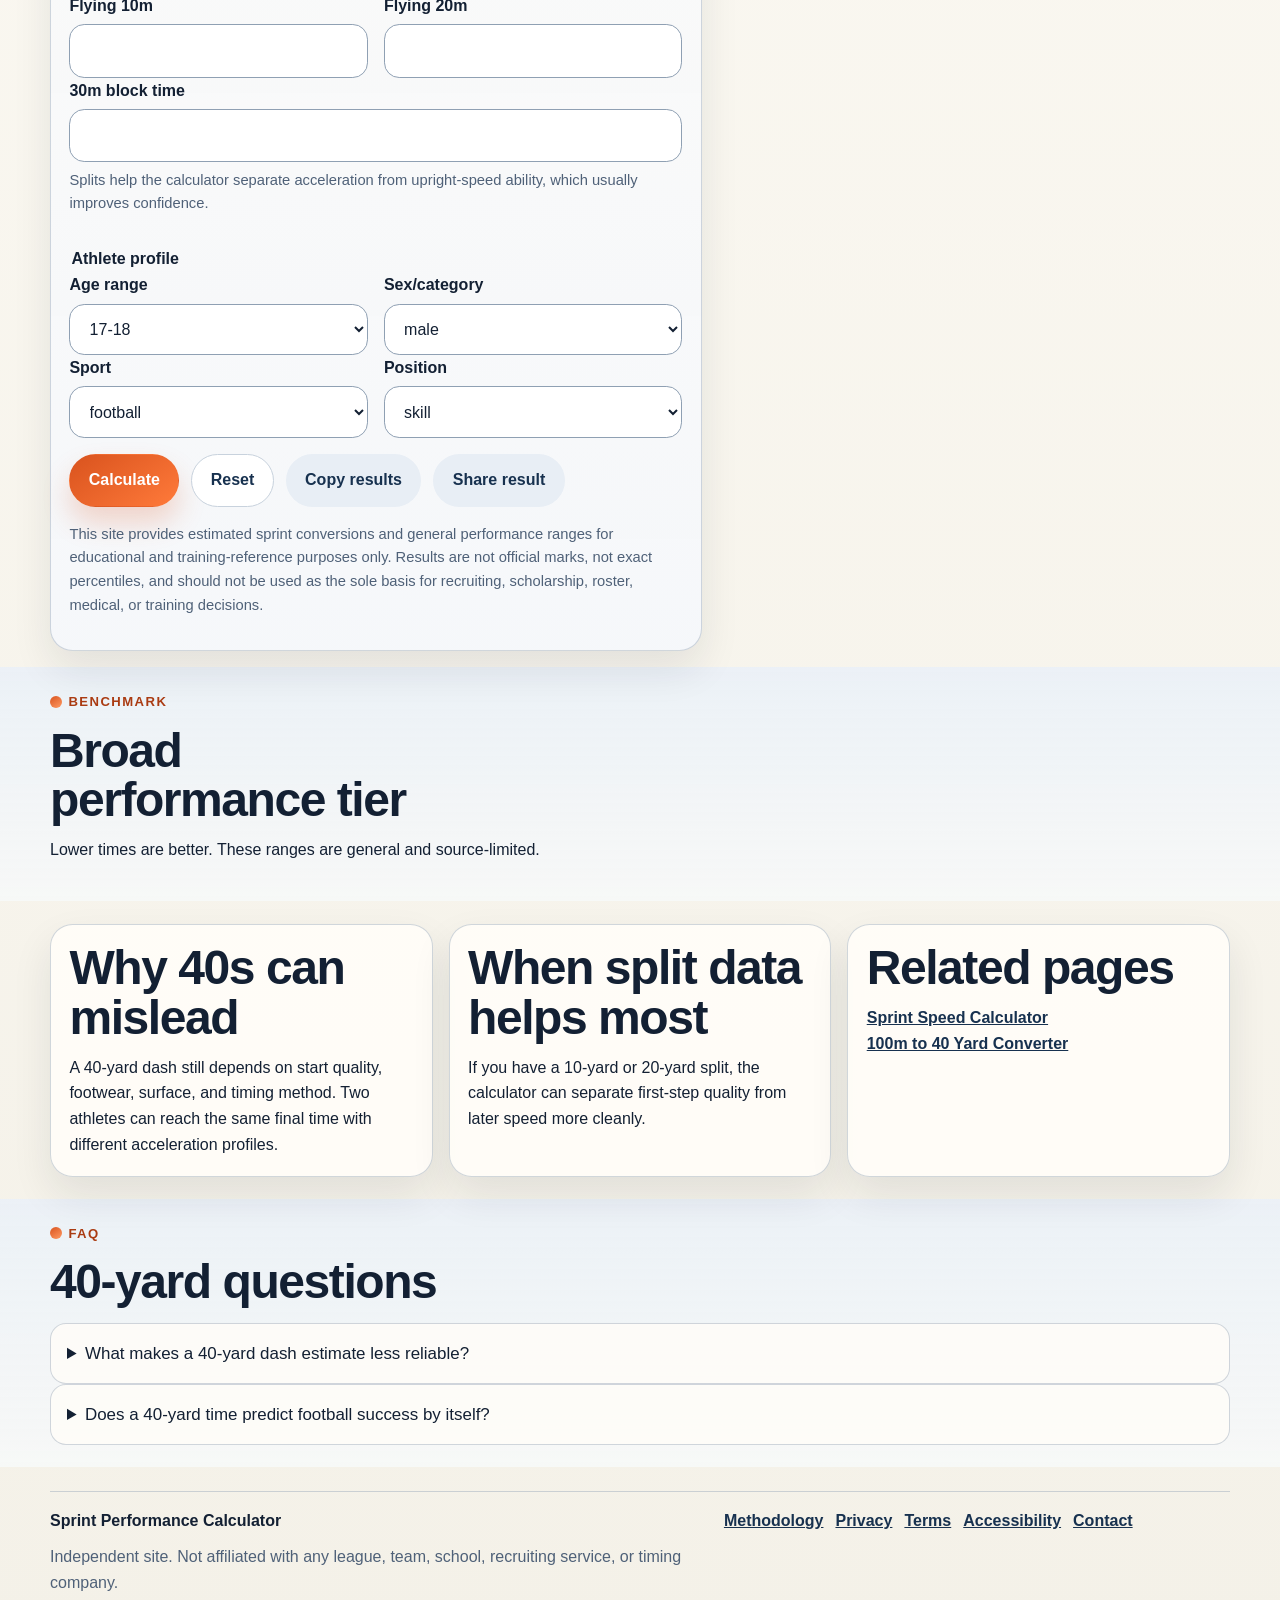
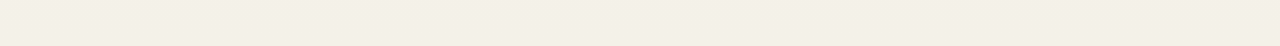
<file: 40-yard-dash-calculator.html>
<!DOCTYPE html>
<html lang="en">
<head>
  <meta charset="utf-8">
  <meta name="viewport" content="width=device-width, initial-scale=1">
  <title>40 Yard Dash Calculator | Estimate Speed, Splits &amp; Performance Tier</title>
  <meta name="description" content="Estimate 40-yard dash splits, speed metrics, and a broad football-style performance tier with transparent limits and benchmark notes.">
  <meta name="theme-color" content="#17314f">
  <link rel="canonical" href="https://sfmoveouthaul-clean.github.io/SprintConvert/40-yard-dash-calculator.html">
  <link rel="stylesheet" href="css/styles.css">
  <script type="application/ld+json">{"@context":"https://schema.org","@type":"WebApplication","name":"40 Yard Dash Calculator","applicationCategory":"SportsApplication","operatingSystem":"Any","url":"https://sfmoveouthaul-clean.github.io/SprintConvert/40-yard-dash-calculator.html","description":"Estimate 40-yard dash speed, splits, and broad benchmark tier context."}</script>
  <script type="application/ld+json">{"@context":"https://schema.org","@type":"BreadcrumbList","itemListElement":[{"@type":"ListItem","position":1,"name":"Home","item":"https://sfmoveouthaul-clean.github.io/SprintConvert/"},{"@type":"ListItem","position":2,"name":"40 Yard Dash Calculator","item":"https://sfmoveouthaul-clean.github.io/SprintConvert/40-yard-dash-calculator.html"}]}</script>
  <script type="application/ld+json">{"@context":"https://schema.org","@type":"FAQPage","mainEntity":[{"@type":"Question","name":"What makes a 40-yard dash estimate less reliable?","acceptedAnswer":{"@type":"Answer","text":"Rolling or flying starts, hand timing, missing split data, and trying to compare a short sprint directly to a longer one all reduce reliability."}},{"@type":"Question","name":"Does a 40-yard time predict football success by itself?","acceptedAnswer":{"@type":"Answer","text":"No. It is one testing input only and should not be treated as a complete evaluation of football performance or recruiting potential."}}]}</script>
</head>
<body data-primary-distance="40yd">
  <a class="skip-link" href="#main-content">Skip to main content</a>
  <header class="site-header">
    <div class="container header-shell">
      <a class="brand" href="index.html"><span class="brand-mark">SP</span><span class="brand-copy"><strong>Sprint Performance Calculator</strong><span>Transparent sprint estimates and benchmark notes</span></span></a>
      <button class="nav-toggle" type="button" aria-expanded="false" aria-controls="site-nav" data-nav-toggle><span></span><span class="sr-only">Toggle navigation</span></button>
      <nav class="site-nav" id="site-nav" aria-label="Primary" data-nav>
        <a href="index.html">Home</a>
        <a href="40-yard-dash-calculator.html" aria-current="page">40 Yard</a>
        <a href="baseball-60-yard-dash-calculator.html">Baseball 60</a>
        <a href="soccer-30m-sprint-calculator.html">Soccer 30m</a>
        <a href="track-100m-calculator.html">Track 100m</a>
        <a href="methodology.html">Methodology</a>
        <a class="nav-cta" href="#calculator">Use Calculator</a>
      </nav>
    </div>
  </header>
  <main id="main-content">
    <section class="hero">
      <div class="container hero-shell">
        <div class="hero-copy">
          <p class="eyebrow">Football-style sprint estimate</p>
          <h1>40 Yard Dash Calculator</h1>
          <p class="hero-kicker">Use this page to estimate a 40-yard dash, compare splits, and see a broad benchmark tier when the profile matches the limited v1 dataset.</p>
          <div class="chip-row"><span class="chip">40yd-focused report</span><span class="chip">Split-aware</span><span class="chip">No official claims</span></div>
        </div>
        <aside class="page-hero-card">
          <h2>Best use case</h2>
          <p>This tool works best when you have a reliable 40-yard mark or nearby short sprint plus splits. It is not a recruiting verdict and should not be treated as one.</p>
        </aside>
      </div>
    </section>
    <section class="calculator-shell" id="calculator">
      <div class="container calculator-layout">
        <section class="calculator-card">
          <div class="section-header">
            <p class="eyebrow">Calculator</p>
            <h2>Estimate a football-style 40 yard result</h2>
            <p>Short sprints are acceleration-heavy, so the report leans hard on the opening segments instead of using straight-line distance math.</p>
          </div>
          <div data-calculator-template data-default-distance="40yd" data-default-timing="laser" data-default-start="three-point" data-default-sport="football" data-default-sex="male" data-default-age="17-18" data-default-position="skill"></div>
        </section>
        <aside class="content-card">
          <h2>How to read the 40-yard report</h2>
          <ul class="content-list">
            <li>Use the estimated 10yd and 20yd outputs to think about the start.</li>
            <li>Use the max velocity score to think about how well speed continues after the first phase.</li>
            <li>Use the benchmark card only as a broad range, not an exact percentile.</li>
          </ul>
          <p><a class="source-link" href="30-yard-to-40-yard-converter.html">Need a shorter-input version? Try the 30-to-40 converter.</a></p>
        </aside>
      </div>
    </section>
    <section class="section" data-results-section hidden>
      <div class="container result-section">
        <div class="section-header"><p class="eyebrow">Results</p><h2>40-yard estimate report</h2><div data-result-summary class="result-summary" aria-live="polite"></div></div>
        <div class="result-grid" data-results-grid></div>
        <div class="result-grid" data-metrics-grid></div>
      </div>
    </section>
    <section class="section section-alt"><div class="container"><div class="section-header"><p class="eyebrow">Benchmark</p><h2>Broad performance tier</h2><p>Lower times are better. These ranges are general and source-limited.</p></div><div data-benchmark-panel class="benchmark-panel" hidden></div></div></section>
    <section class="section">
      <div class="container card-grid">
        <article class="content-card"><h2>Why 40s can mislead</h2><p>A 40-yard dash still depends on start quality, footwear, surface, and timing method. Two athletes can reach the same final time with different acceleration profiles.</p></article>
        <article class="content-card"><h2>When split data helps most</h2><p>If you have a 10-yard or 20-yard split, the calculator can separate first-step quality from later speed more cleanly.</p></article>
        <article class="content-card"><h2>Related pages</h2><p><a class="source-link" href="sprint-speed-calculator.html">Sprint Speed Calculator</a><br><a class="source-link" href="100m-to-40-yard-converter.html">100m to 40 Yard Converter</a></p></article>
      </div>
    </section>
    <section class="section section-alt">
      <div class="container">
        <div class="section-header"><p class="eyebrow">FAQ</p><h2>40-yard questions</h2></div>
        <details class="faq-item"><summary>What makes a 40-yard dash estimate less reliable?</summary><div class="faq-answer"><p>Hand timing, rolling or flying starts, missing splits, and trying to compare very different testing setups all reduce reliability.</p></div></details>
        <details class="faq-item"><summary>Does a 40-yard time predict football success by itself?</summary><div class="faq-answer"><p>No. It is just one testing input and should not be used alone to judge football performance, recruiting potential, or roster decisions.</p></div></details>
      </div>
    </section>
  </main>
  <footer class="footer"><div class="container footer-grid"><div><p><strong>Sprint Performance Calculator</strong></p><p class="footer-note">Independent site. Not affiliated with any league, team, school, recruiting service, or timing company.</p></div><div class="footer-links"><a href="methodology.html">Methodology</a><a href="privacy.html">Privacy</a><a href="terms.html">Terms</a><a href="accessibility.html">Accessibility</a><a href="contact.html">Contact</a></div></div></footer>
  <script src="data/benchmarks.js"></script><script src="js/validation.js"></script><script src="js/benchmarks.js"></script><script src="js/share.js"></script><script src="js/calculator.js"></script>
</body>
</html>
</file>
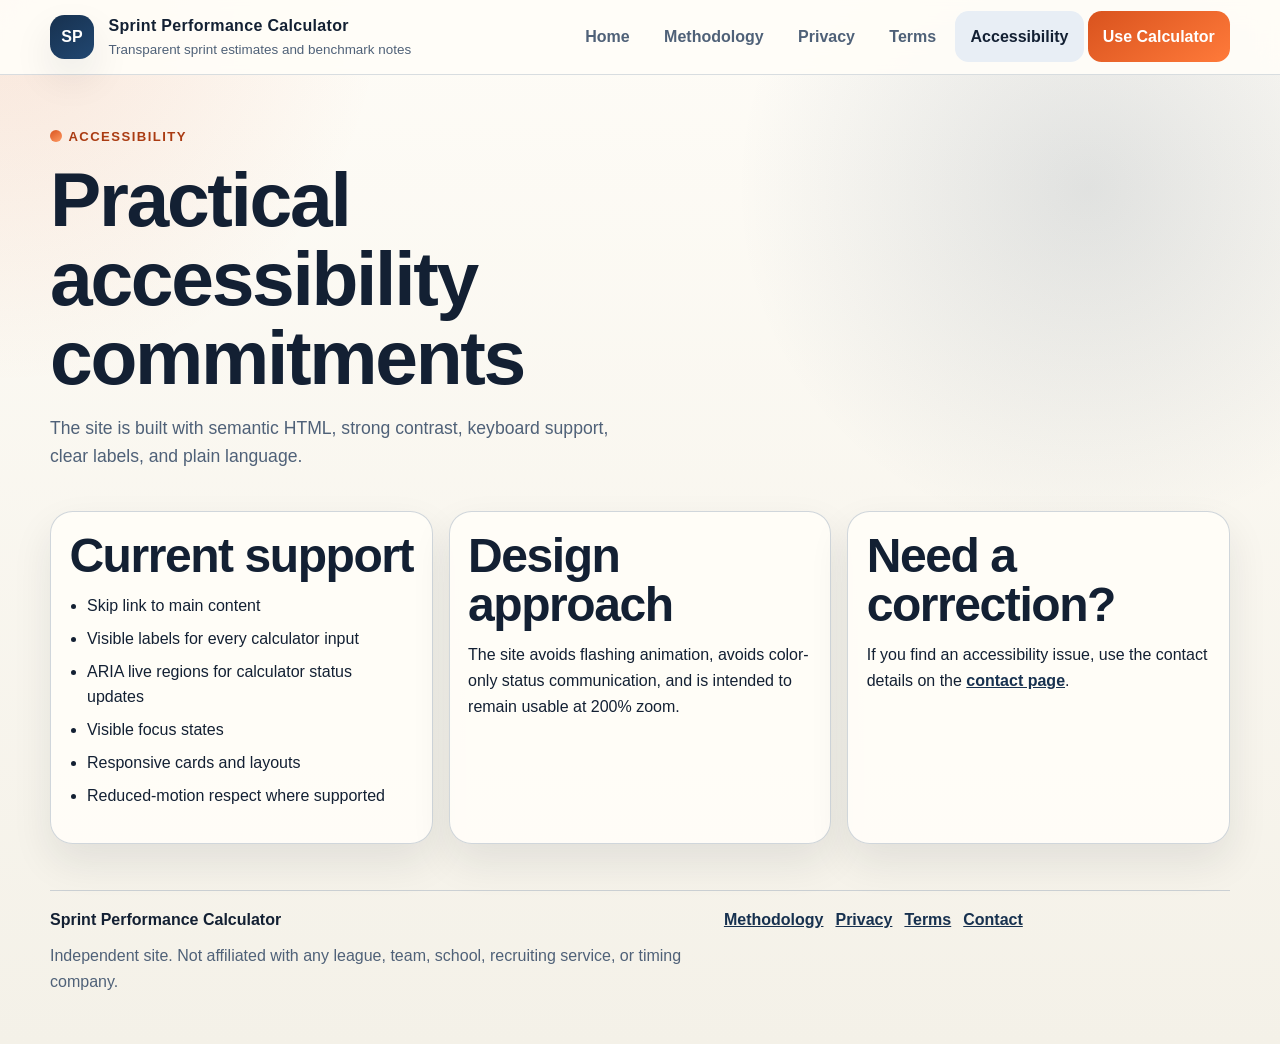
<file: accessibility.html>
<!DOCTYPE html>
<html lang="en">
<head>
  <meta charset="utf-8">
  <meta name="viewport" content="width=device-width, initial-scale=1">
  <title>Accessibility | Sprint Performance Calculator</title>
  <meta name="description" content="Accessibility statement for Sprint Performance Calculator, including keyboard support, strong contrast, plain language, and contact details for issues.">
  <meta name="theme-color" content="#17314f">
  <link rel="canonical" href="https://sfmoveouthaul-clean.github.io/SprintConvert/accessibility.html">
  <link rel="stylesheet" href="css/styles.css">
  <script type="application/ld+json">{"@context":"https://schema.org","@type":"BreadcrumbList","itemListElement":[{"@type":"ListItem","position":1,"name":"Home","item":"https://sfmoveouthaul-clean.github.io/SprintConvert/"},{"@type":"ListItem","position":2,"name":"Accessibility","item":"https://sfmoveouthaul-clean.github.io/SprintConvert/accessibility.html"}]}</script>
</head>
<body>
  <a class="skip-link" href="#main-content">Skip to main content</a>
  <header class="site-header">
    <div class="container header-shell">
      <a class="brand" href="index.html">
        <span class="brand-mark">SP</span>
        <span class="brand-copy">
          <strong>Sprint Performance Calculator</strong>
          <span>Transparent sprint estimates and benchmark notes</span>
        </span>
      </a>
      <button class="nav-toggle" type="button" aria-expanded="false" aria-controls="site-nav" data-nav-toggle>
        <span></span>
        <span class="sr-only">Toggle navigation</span>
      </button>
      <nav class="site-nav" id="site-nav" aria-label="Primary" data-nav>
        <a href="index.html">Home</a>
        <a href="methodology.html">Methodology</a>
        <a href="privacy.html">Privacy</a>
        <a href="terms.html">Terms</a>
        <a href="accessibility.html" aria-current="page">Accessibility</a>
        <a class="nav-cta" href="index.html#calculator">Use Calculator</a>
      </nav>
    </div>
  </header>
  <main id="main-content">
    <section class="hero">
      <div class="container hero-shell">
        <div class="hero-copy">
          <p class="eyebrow">Accessibility</p>
          <h1>Practical accessibility commitments</h1>
          <p class="hero-kicker">The site is built with semantic HTML, strong contrast, keyboard support, clear labels, and plain language.</p>
        </div>
      </div>
    </section>
    <section class="section">
      <div class="container card-grid">
        <article class="content-card">
          <h2>Current support</h2>
          <ul class="content-list">
            <li>Skip link to main content</li>
            <li>Visible labels for every calculator input</li>
            <li>ARIA live regions for calculator status updates</li>
            <li>Visible focus states</li>
            <li>Responsive cards and layouts</li>
            <li>Reduced-motion respect where supported</li>
          </ul>
        </article>
        <article class="content-card">
          <h2>Design approach</h2>
          <p>The site avoids flashing animation, avoids color-only status communication, and is intended to remain usable at 200% zoom.</p>
        </article>
        <article class="content-card">
          <h2>Need a correction?</h2>
          <p>If you find an accessibility issue, use the contact details on the <a class="source-link" href="contact.html">contact page</a>.</p>
        </article>
      </div>
    </section>
  </main>
  <footer class="footer">
    <div class="container footer-grid">
      <div>
        <p><strong>Sprint Performance Calculator</strong></p>
        <p class="footer-note">Independent site. Not affiliated with any league, team, school, recruiting service, or timing company.</p>
      </div>
      <div class="footer-links">
        <a href="methodology.html">Methodology</a>
        <a href="privacy.html">Privacy</a>
        <a href="terms.html">Terms</a>
        <a href="contact.html">Contact</a>
      </div>
    </div>
  </footer>
  <script src="data/benchmarks.js"></script>
  <script src="js/validation.js"></script>
  <script src="js/benchmarks.js"></script>
  <script src="js/share.js"></script>
  <script src="js/calculator.js"></script>
</body>
</html>
</file>
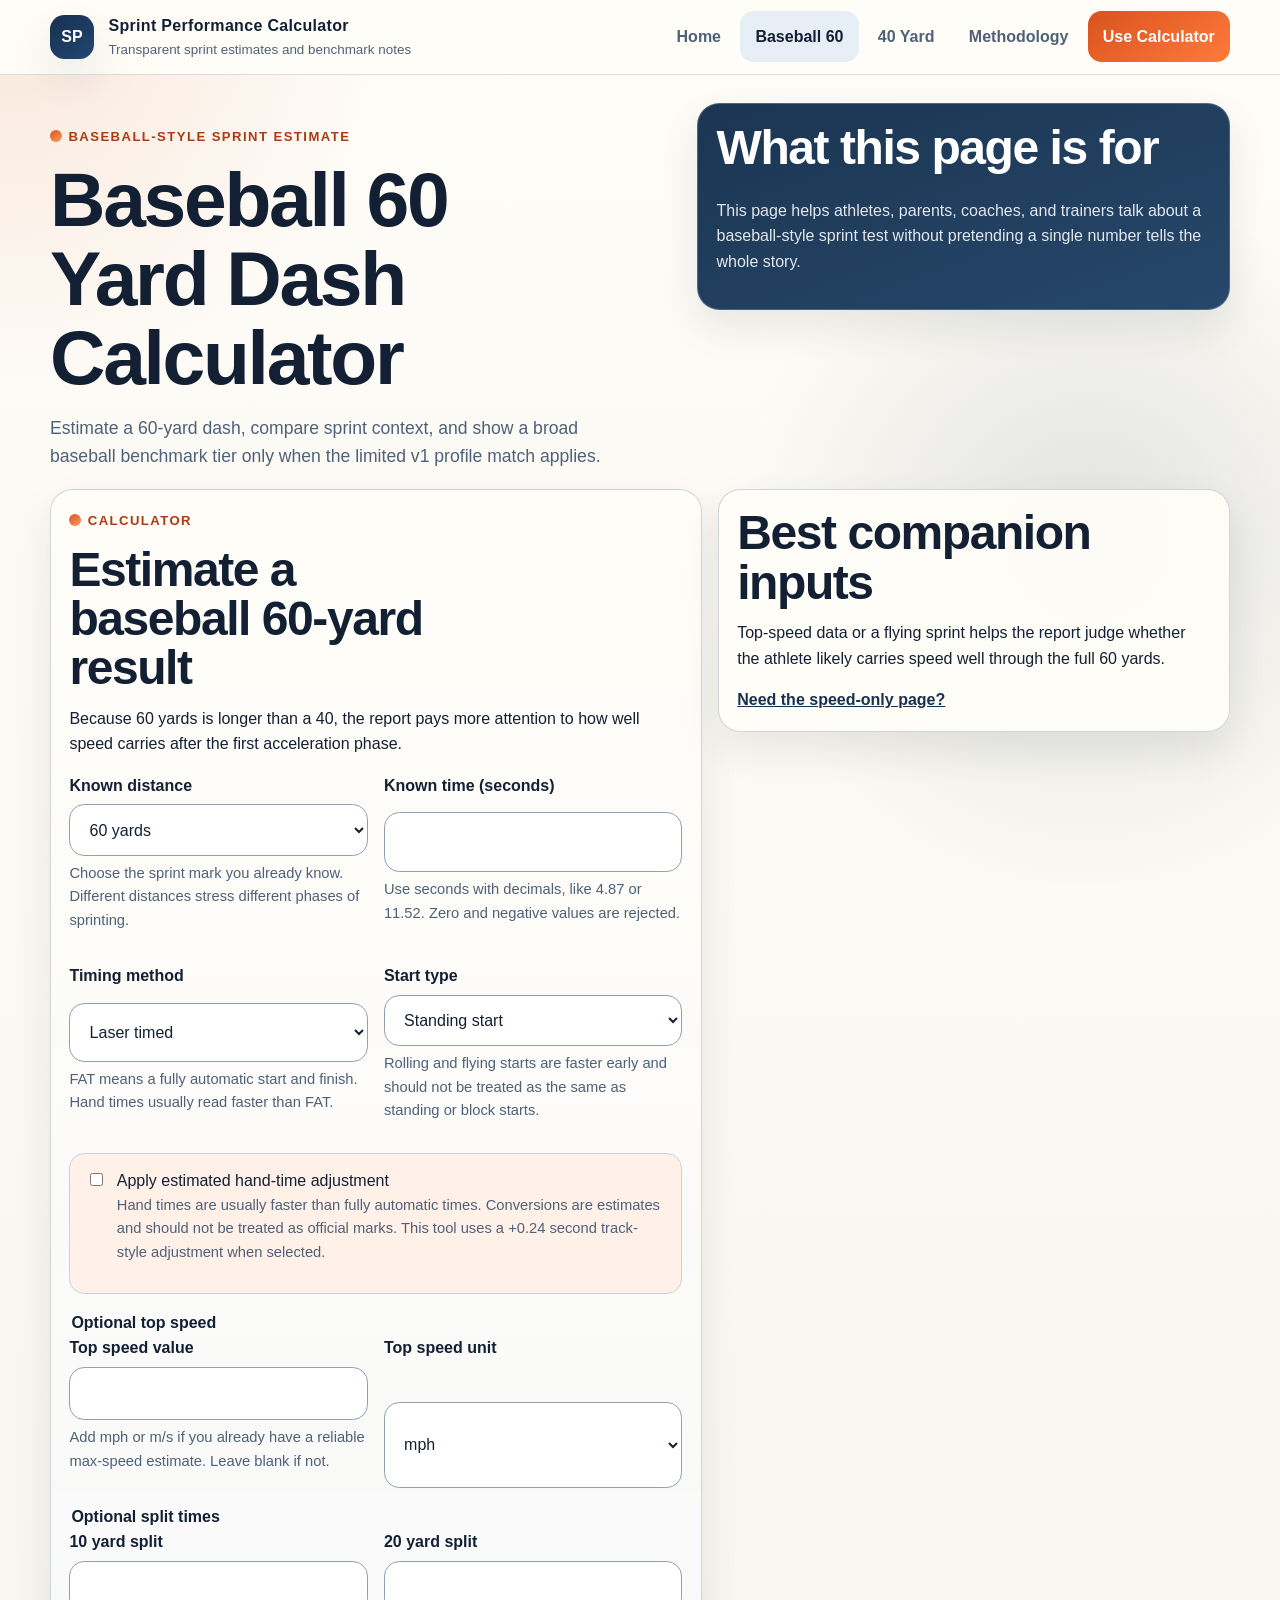
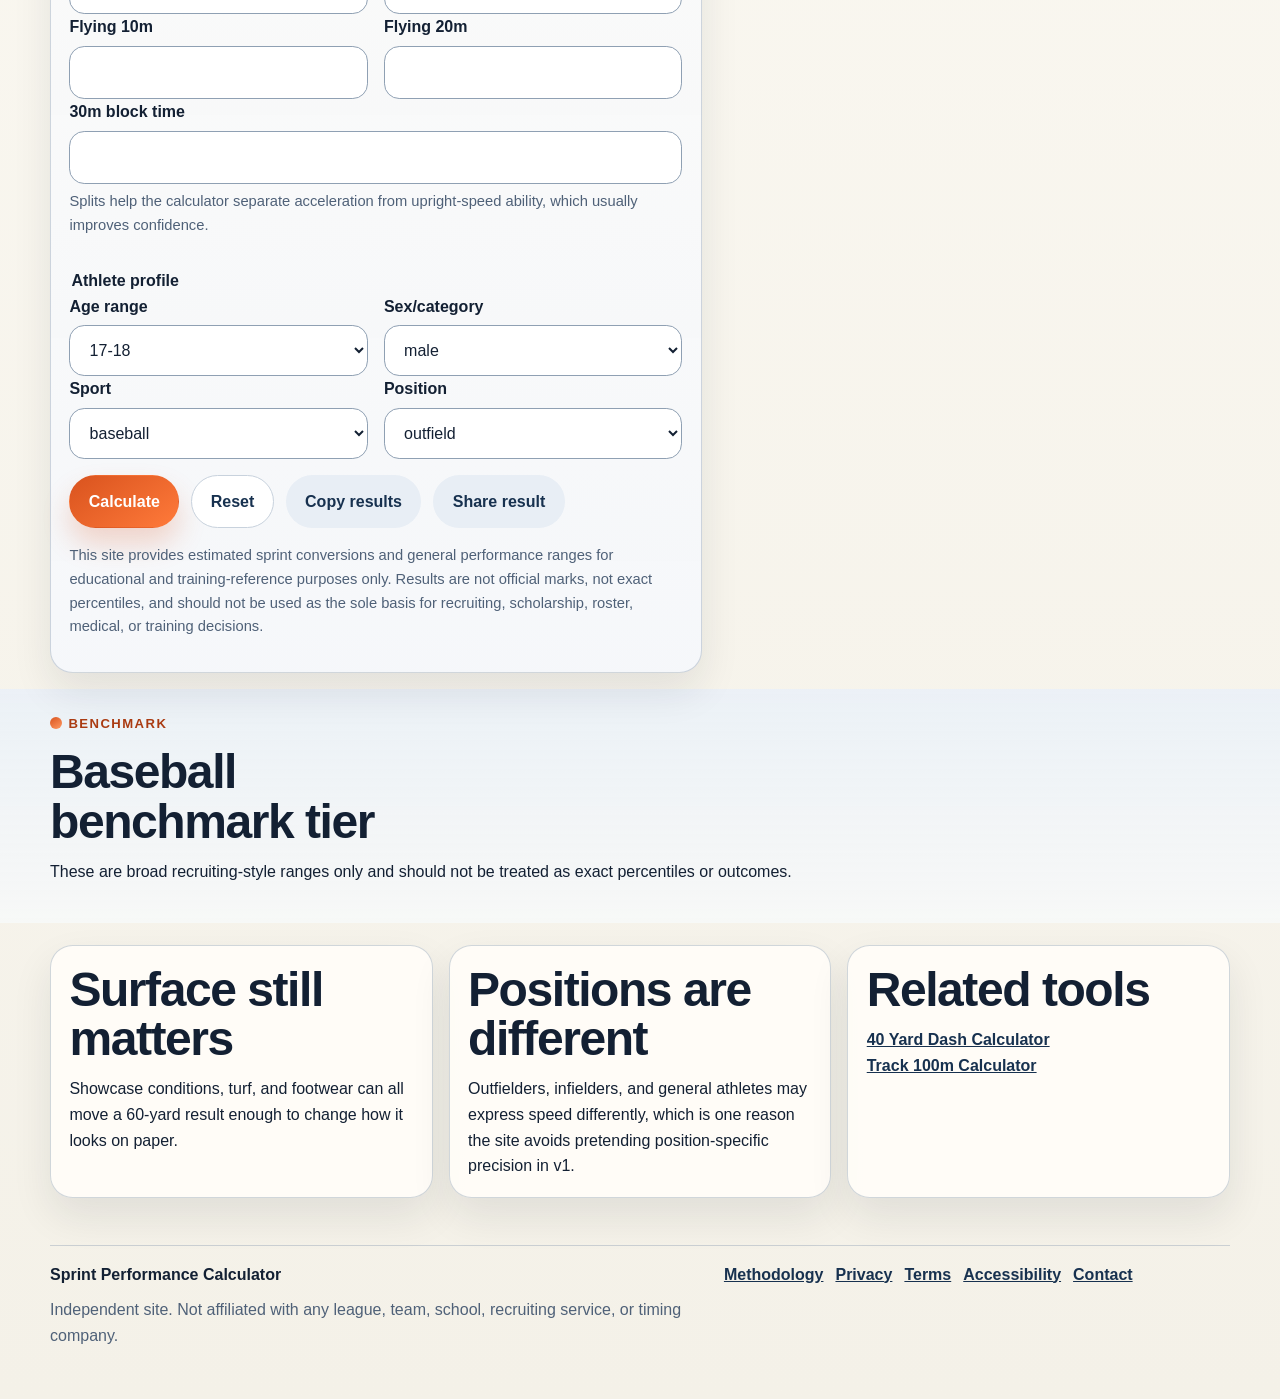
<file: baseball-60-yard-dash-calculator.html>
<!DOCTYPE html>
<html lang="en">
<head>
  <meta charset="utf-8">
  <meta name="viewport" content="width=device-width, initial-scale=1">
  <title>Baseball 60 Yard Dash Calculator | Speed &amp; Benchmark Estimate</title>
  <meta name="description" content="Estimate a baseball-style 60-yard dash, speed metrics, and source-backed broad benchmark ranges for the limited v1 profile match.">
  <meta name="theme-color" content="#17314f">
  <link rel="canonical" href="https://sfmoveouthaul-clean.github.io/SprintConvert/baseball-60-yard-dash-calculator.html">
  <link rel="stylesheet" href="css/styles.css">
  <script type="application/ld+json">{"@context":"https://schema.org","@type":"WebApplication","name":"Baseball 60 Yard Dash Calculator","applicationCategory":"SportsApplication","operatingSystem":"Any","url":"https://sfmoveouthaul-clean.github.io/SprintConvert/baseball-60-yard-dash-calculator.html","description":"Estimate a baseball-style 60-yard dash and compare it with limited source-backed benchmark context."}</script>
  <script type="application/ld+json">{"@context":"https://schema.org","@type":"BreadcrumbList","itemListElement":[{"@type":"ListItem","position":1,"name":"Home","item":"https://sfmoveouthaul-clean.github.io/SprintConvert/"},{"@type":"ListItem","position":2,"name":"Baseball 60 Yard Dash Calculator","item":"https://sfmoveouthaul-clean.github.io/SprintConvert/baseball-60-yard-dash-calculator.html"}]}</script>
</head>
<body data-primary-distance="60yd">
  <a class="skip-link" href="#main-content">Skip to main content</a>
  <header class="site-header"><div class="container header-shell"><a class="brand" href="index.html"><span class="brand-mark">SP</span><span class="brand-copy"><strong>Sprint Performance Calculator</strong><span>Transparent sprint estimates and benchmark notes</span></span></a><button class="nav-toggle" type="button" aria-expanded="false" aria-controls="site-nav" data-nav-toggle><span></span><span class="sr-only">Toggle navigation</span></button><nav class="site-nav" id="site-nav" aria-label="Primary" data-nav><a href="index.html">Home</a><a href="baseball-60-yard-dash-calculator.html" aria-current="page">Baseball 60</a><a href="40-yard-dash-calculator.html">40 Yard</a><a href="methodology.html">Methodology</a><a class="nav-cta" href="#calculator">Use Calculator</a></nav></div></header>
  <main id="main-content">
    <section class="hero"><div class="container hero-shell"><div class="hero-copy"><p class="eyebrow">Baseball-style sprint estimate</p><h1>Baseball 60 Yard Dash Calculator</h1><p class="hero-kicker">Estimate a 60-yard dash, compare sprint context, and show a broad baseball benchmark tier only when the limited v1 profile match applies.</p></div><aside class="page-hero-card"><h2>What this page is for</h2><p>This page helps athletes, parents, coaches, and trainers talk about a baseball-style sprint test without pretending a single number tells the whole story.</p></aside></div></section>
    <section class="calculator-shell" id="calculator"><div class="container calculator-layout"><section class="calculator-card"><div class="section-header"><p class="eyebrow">Calculator</p><h2>Estimate a baseball 60-yard result</h2><p>Because 60 yards is longer than a 40, the report pays more attention to how well speed carries after the first acceleration phase.</p></div><div data-calculator-template data-default-distance="60yd" data-default-timing="laser" data-default-start="standing" data-default-sport="baseball" data-default-sex="male" data-default-age="17-18" data-default-position="outfield"></div></section><aside class="content-card"><h2>Best companion inputs</h2><p>Top-speed data or a flying sprint helps the report judge whether the athlete likely carries speed well through the full 60 yards.</p><p><a class="source-link" href="sprint-speed-calculator.html">Need the speed-only page?</a></p></aside></div></section>
    <section class="section" data-results-section hidden><div class="container result-section"><div class="section-header"><p class="eyebrow">Results</p><h2>Baseball 60-yard report</h2><div data-result-summary class="result-summary" aria-live="polite"></div></div><div class="result-grid" data-results-grid></div><div class="result-grid" data-metrics-grid></div></div></section>
    <section class="section section-alt"><div class="container"><div class="section-header"><p class="eyebrow">Benchmark</p><h2>Baseball benchmark tier</h2><p>These are broad recruiting-style ranges only and should not be treated as exact percentiles or outcomes.</p></div><div data-benchmark-panel class="benchmark-panel" hidden></div></div></section>
    <section class="section"><div class="container card-grid"><article class="content-card"><h2>Surface still matters</h2><p>Showcase conditions, turf, and footwear can all move a 60-yard result enough to change how it looks on paper.</p></article><article class="content-card"><h2>Positions are different</h2><p>Outfielders, infielders, and general athletes may express speed differently, which is one reason the site avoids pretending position-specific precision in v1.</p></article><article class="content-card"><h2>Related tools</h2><p><a class="source-link" href="40-yard-dash-calculator.html">40 Yard Dash Calculator</a><br><a class="source-link" href="track-100m-calculator.html">Track 100m Calculator</a></p></article></div></section>
  </main>
  <footer class="footer"><div class="container footer-grid"><div><p><strong>Sprint Performance Calculator</strong></p><p class="footer-note">Independent site. Not affiliated with any league, team, school, recruiting service, or timing company.</p></div><div class="footer-links"><a href="methodology.html">Methodology</a><a href="privacy.html">Privacy</a><a href="terms.html">Terms</a><a href="accessibility.html">Accessibility</a><a href="contact.html">Contact</a></div></div></footer>
  <script src="data/benchmarks.js"></script><script src="js/validation.js"></script><script src="js/benchmarks.js"></script><script src="js/share.js"></script><script src="js/calculator.js"></script>
</body>
</html>
</file>
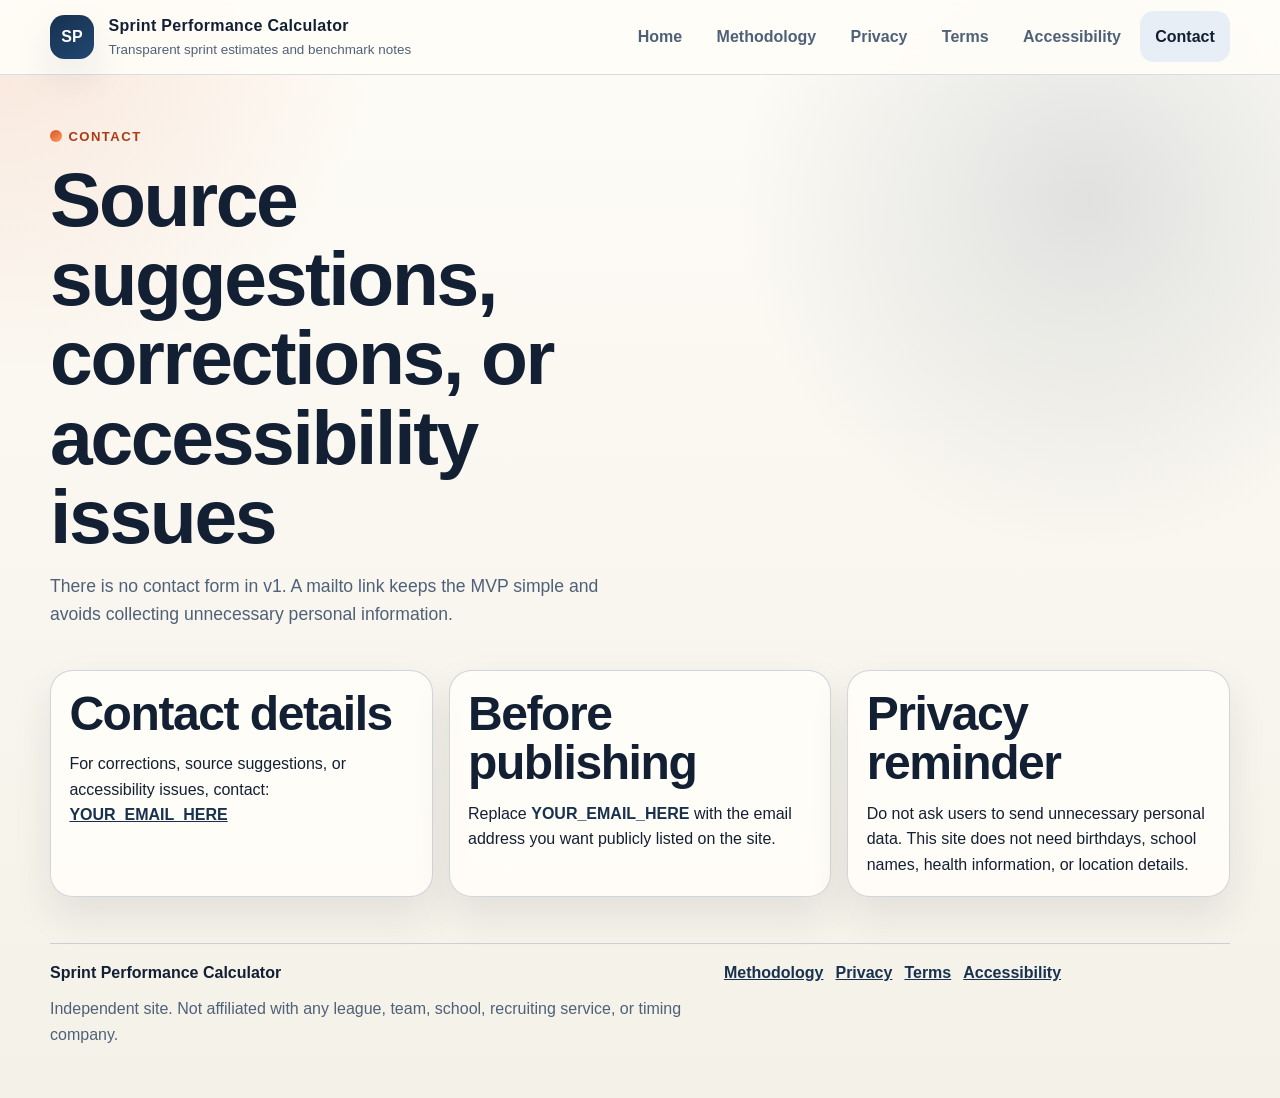
<file: contact.html>
<!DOCTYPE html>
<html lang="en">
<head>
  <meta charset="utf-8">
  <meta name="viewport" content="width=device-width, initial-scale=1">
  <title>Contact | Sprint Performance Calculator</title>
  <meta name="description" content="Contact Sprint Performance Calculator for corrections, source suggestions, or accessibility issues.">
  <meta name="theme-color" content="#17314f">
  <link rel="canonical" href="https://sfmoveouthaul-clean.github.io/SprintConvert/contact.html">
  <link rel="stylesheet" href="css/styles.css">
  <script type="application/ld+json">{"@context":"https://schema.org","@type":"BreadcrumbList","itemListElement":[{"@type":"ListItem","position":1,"name":"Home","item":"https://sfmoveouthaul-clean.github.io/SprintConvert/"},{"@type":"ListItem","position":2,"name":"Contact","item":"https://sfmoveouthaul-clean.github.io/SprintConvert/contact.html"}]}</script>
</head>
<body>
  <a class="skip-link" href="#main-content">Skip to main content</a>
  <header class="site-header">
    <div class="container header-shell">
      <a class="brand" href="index.html">
        <span class="brand-mark">SP</span>
        <span class="brand-copy">
          <strong>Sprint Performance Calculator</strong>
          <span>Transparent sprint estimates and benchmark notes</span>
        </span>
      </a>
      <button class="nav-toggle" type="button" aria-expanded="false" aria-controls="site-nav" data-nav-toggle>
        <span></span>
        <span class="sr-only">Toggle navigation</span>
      </button>
      <nav class="site-nav" id="site-nav" aria-label="Primary" data-nav>
        <a href="index.html">Home</a>
        <a href="methodology.html">Methodology</a>
        <a href="privacy.html">Privacy</a>
        <a href="terms.html">Terms</a>
        <a href="accessibility.html">Accessibility</a>
        <a href="contact.html" aria-current="page">Contact</a>
      </nav>
    </div>
  </header>
  <main id="main-content">
    <section class="hero">
      <div class="container hero-shell">
        <div class="hero-copy">
          <p class="eyebrow">Contact</p>
          <h1>Source suggestions, corrections, or accessibility issues</h1>
          <p class="hero-kicker">There is no contact form in v1. A mailto link keeps the MVP simple and avoids collecting unnecessary personal information.</p>
        </div>
      </div>
    </section>
    <section class="section">
      <div class="container card-grid">
        <article class="content-card">
          <h2>Contact details</h2>
          <p>For corrections, source suggestions, or accessibility issues, contact: <a class="source-link" href="mailto:YOUR_EMAIL_HERE">YOUR_EMAIL_HERE</a></p>
        </article>
        <article class="content-card">
          <h2>Before publishing</h2>
          <p>Replace <strong>YOUR_EMAIL_HERE</strong> with the email address you want publicly listed on the site.</p>
        </article>
        <article class="content-card">
          <h2>Privacy reminder</h2>
          <p>Do not ask users to send unnecessary personal data. This site does not need birthdays, school names, health information, or location details.</p>
        </article>
      </div>
    </section>
  </main>
  <footer class="footer">
    <div class="container footer-grid">
      <div>
        <p><strong>Sprint Performance Calculator</strong></p>
        <p class="footer-note">Independent site. Not affiliated with any league, team, school, recruiting service, or timing company.</p>
      </div>
      <div class="footer-links">
        <a href="methodology.html">Methodology</a>
        <a href="privacy.html">Privacy</a>
        <a href="terms.html">Terms</a>
        <a href="accessibility.html">Accessibility</a>
      </div>
    </div>
  </footer>
  <script src="data/benchmarks.js"></script>
  <script src="js/validation.js"></script>
  <script src="js/benchmarks.js"></script>
  <script src="js/share.js"></script>
  <script src="js/calculator.js"></script>
</body>
</html>
</file>
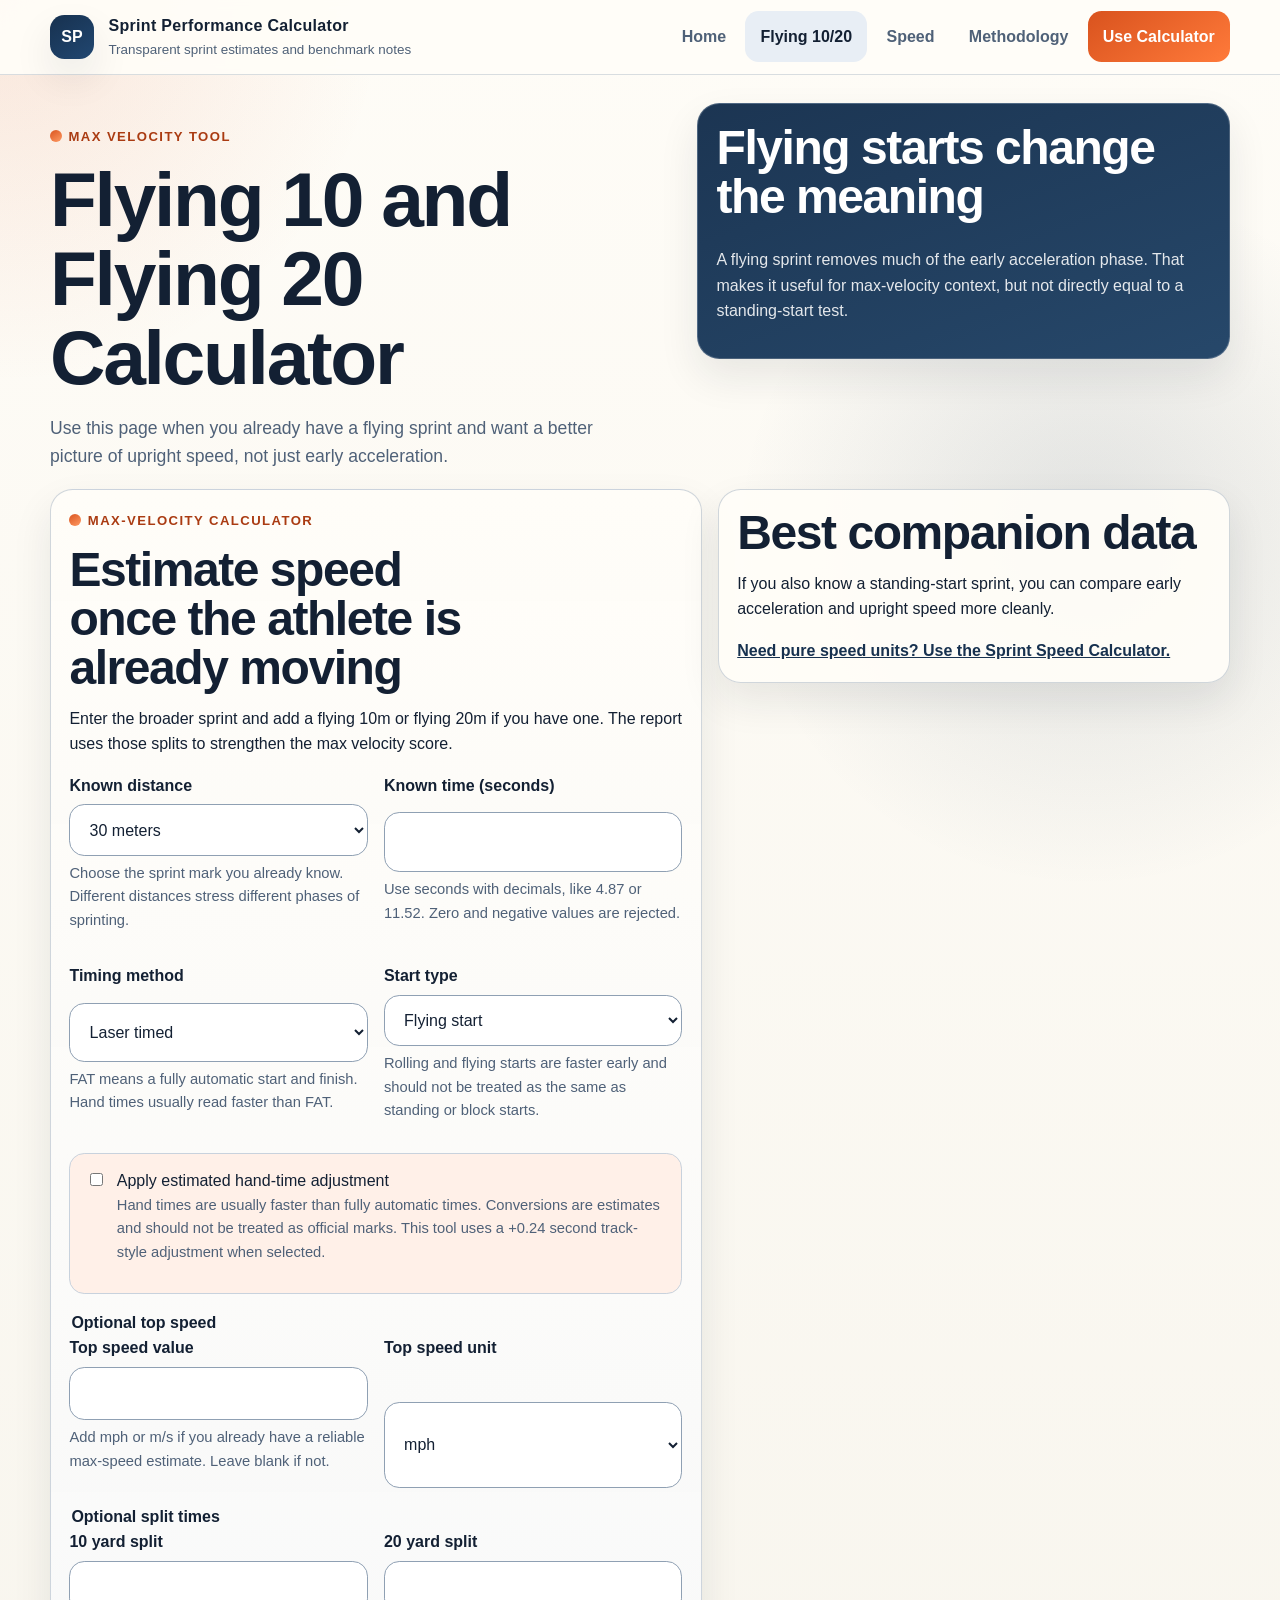
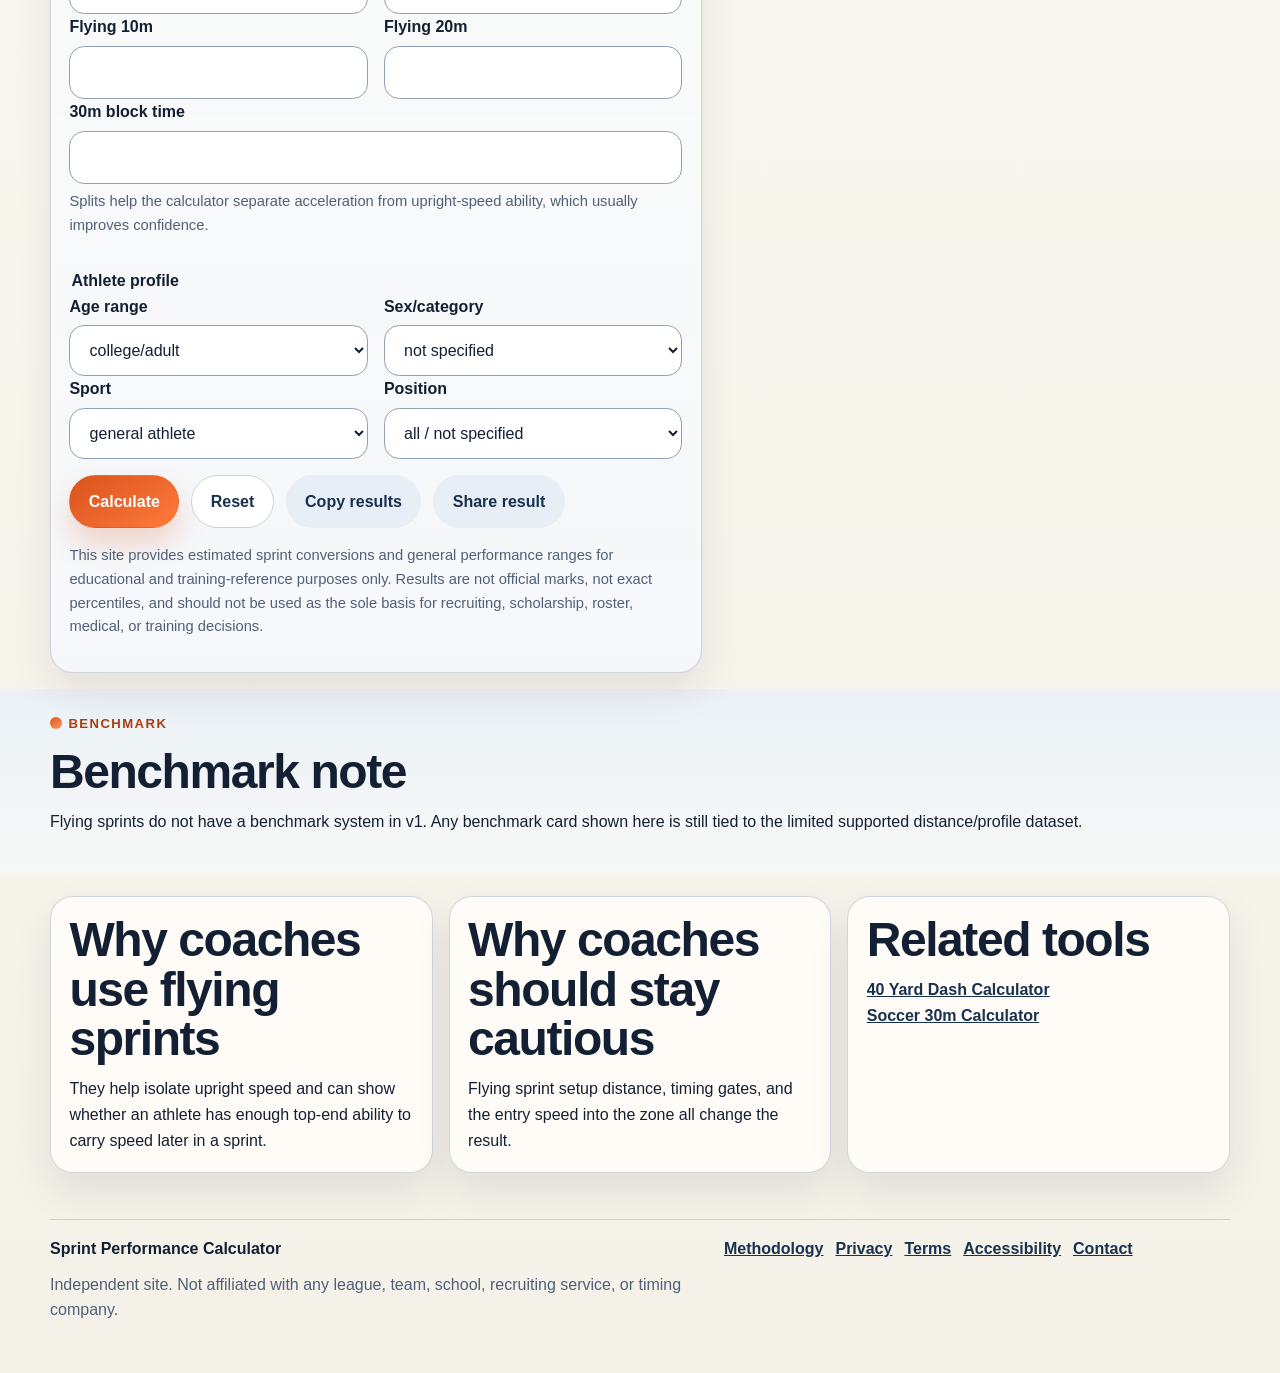
<file: flying-10-flying-20-calculator.html>
<!DOCTYPE html>
<html lang="en">
<head>
  <meta charset="utf-8">
  <meta name="viewport" content="width=device-width, initial-scale=1">
  <title>Flying 10 and Flying 20 Calculator | Max Velocity Sprint Tool</title>
  <meta name="description" content="Use flying 10m and flying 20m sprint inputs to estimate max-velocity context and broader sprint conversions with clear caveats.">
  <meta name="theme-color" content="#17314f">
  <link rel="canonical" href="https://sfmoveouthaul-clean.github.io/SprintConvert/flying-10-flying-20-calculator.html">
  <link rel="stylesheet" href="css/styles.css">
  <script type="application/ld+json">{"@context":"https://schema.org","@type":"WebApplication","name":"Flying 10 and Flying 20 Calculator","applicationCategory":"SportsApplication","operatingSystem":"Any","url":"https://sfmoveouthaul-clean.github.io/SprintConvert/flying-10-flying-20-calculator.html","description":"Estimate max-velocity context and broader sprint conversions from flying sprint inputs."}</script>
  <script type="application/ld+json">{"@context":"https://schema.org","@type":"BreadcrumbList","itemListElement":[{"@type":"ListItem","position":1,"name":"Home","item":"https://sfmoveouthaul-clean.github.io/SprintConvert/"},{"@type":"ListItem","position":2,"name":"Flying 10 and Flying 20 Calculator","item":"https://sfmoveouthaul-clean.github.io/SprintConvert/flying-10-flying-20-calculator.html"}]}</script>
</head>
<body data-primary-distance="30m">
  <a class="skip-link" href="#main-content">Skip to main content</a>
  <header class="site-header"><div class="container header-shell"><a class="brand" href="index.html"><span class="brand-mark">SP</span><span class="brand-copy"><strong>Sprint Performance Calculator</strong><span>Transparent sprint estimates and benchmark notes</span></span></a><button class="nav-toggle" type="button" aria-expanded="false" aria-controls="site-nav" data-nav-toggle><span></span><span class="sr-only">Toggle navigation</span></button><nav class="site-nav" id="site-nav" aria-label="Primary" data-nav><a href="index.html">Home</a><a href="flying-10-flying-20-calculator.html" aria-current="page">Flying 10/20</a><a href="sprint-speed-calculator.html">Speed</a><a href="methodology.html">Methodology</a><a class="nav-cta" href="#calculator">Use Calculator</a></nav></div></header>
  <main id="main-content">
    <section class="hero"><div class="container hero-shell"><div class="hero-copy"><p class="eyebrow">Max velocity tool</p><h1>Flying 10 and Flying 20 Calculator</h1><p class="hero-kicker">Use this page when you already have a flying sprint and want a better picture of upright speed, not just early acceleration.</p></div><aside class="page-hero-card"><h2>Flying starts change the meaning</h2><p>A flying sprint removes much of the early acceleration phase. That makes it useful for max-velocity context, but not directly equal to a standing-start test.</p></aside></div></section>
    <section class="calculator-shell" id="calculator"><div class="container calculator-layout"><section class="calculator-card"><div class="section-header"><p class="eyebrow">Max-velocity calculator</p><h2>Estimate speed once the athlete is already moving</h2><p>Enter the broader sprint and add a flying 10m or flying 20m if you have one. The report uses those splits to strengthen the max velocity score.</p></div><div data-calculator-template data-default-distance="30m" data-default-timing="laser" data-default-start="flying" data-default-sport="general-athlete" data-default-sex="not-specified" data-default-age="college-adult" data-default-position="all"></div></section><aside class="content-card"><h2>Best companion data</h2><p>If you also know a standing-start sprint, you can compare early acceleration and upright speed more cleanly.</p><p><a class="source-link" href="sprint-speed-calculator.html">Need pure speed units? Use the Sprint Speed Calculator.</a></p></aside></div></section>
    <section class="section" data-results-section hidden><div class="container result-section"><div class="section-header"><p class="eyebrow">Results</p><h2>Flying sprint report</h2><div data-result-summary class="result-summary" aria-live="polite"></div></div><div class="result-grid" data-results-grid></div><div class="result-grid" data-metrics-grid></div></div></section>
    <section class="section section-alt"><div class="container"><div class="section-header"><p class="eyebrow">Benchmark</p><h2>Benchmark note</h2><p>Flying sprints do not have a benchmark system in v1. Any benchmark card shown here is still tied to the limited supported distance/profile dataset.</p></div><div data-benchmark-panel class="benchmark-panel" hidden></div></div></section>
    <section class="section"><div class="container card-grid"><article class="content-card"><h2>Why coaches use flying sprints</h2><p>They help isolate upright speed and can show whether an athlete has enough top-end ability to carry speed later in a sprint.</p></article><article class="content-card"><h2>Why coaches should stay cautious</h2><p>Flying sprint setup distance, timing gates, and the entry speed into the zone all change the result.</p></article><article class="content-card"><h2>Related tools</h2><p><a class="source-link" href="40-yard-dash-calculator.html">40 Yard Dash Calculator</a><br><a class="source-link" href="soccer-30m-sprint-calculator.html">Soccer 30m Calculator</a></p></article></div></section>
  </main>
  <footer class="footer"><div class="container footer-grid"><div><p><strong>Sprint Performance Calculator</strong></p><p class="footer-note">Independent site. Not affiliated with any league, team, school, recruiting service, or timing company.</p></div><div class="footer-links"><a href="methodology.html">Methodology</a><a href="privacy.html">Privacy</a><a href="terms.html">Terms</a><a href="accessibility.html">Accessibility</a><a href="contact.html">Contact</a></div></div></footer>
  <script src="data/benchmarks.js"></script><script src="js/validation.js"></script><script src="js/benchmarks.js"></script><script src="js/share.js"></script><script src="js/calculator.js"></script>
</body>
</html>
</file>
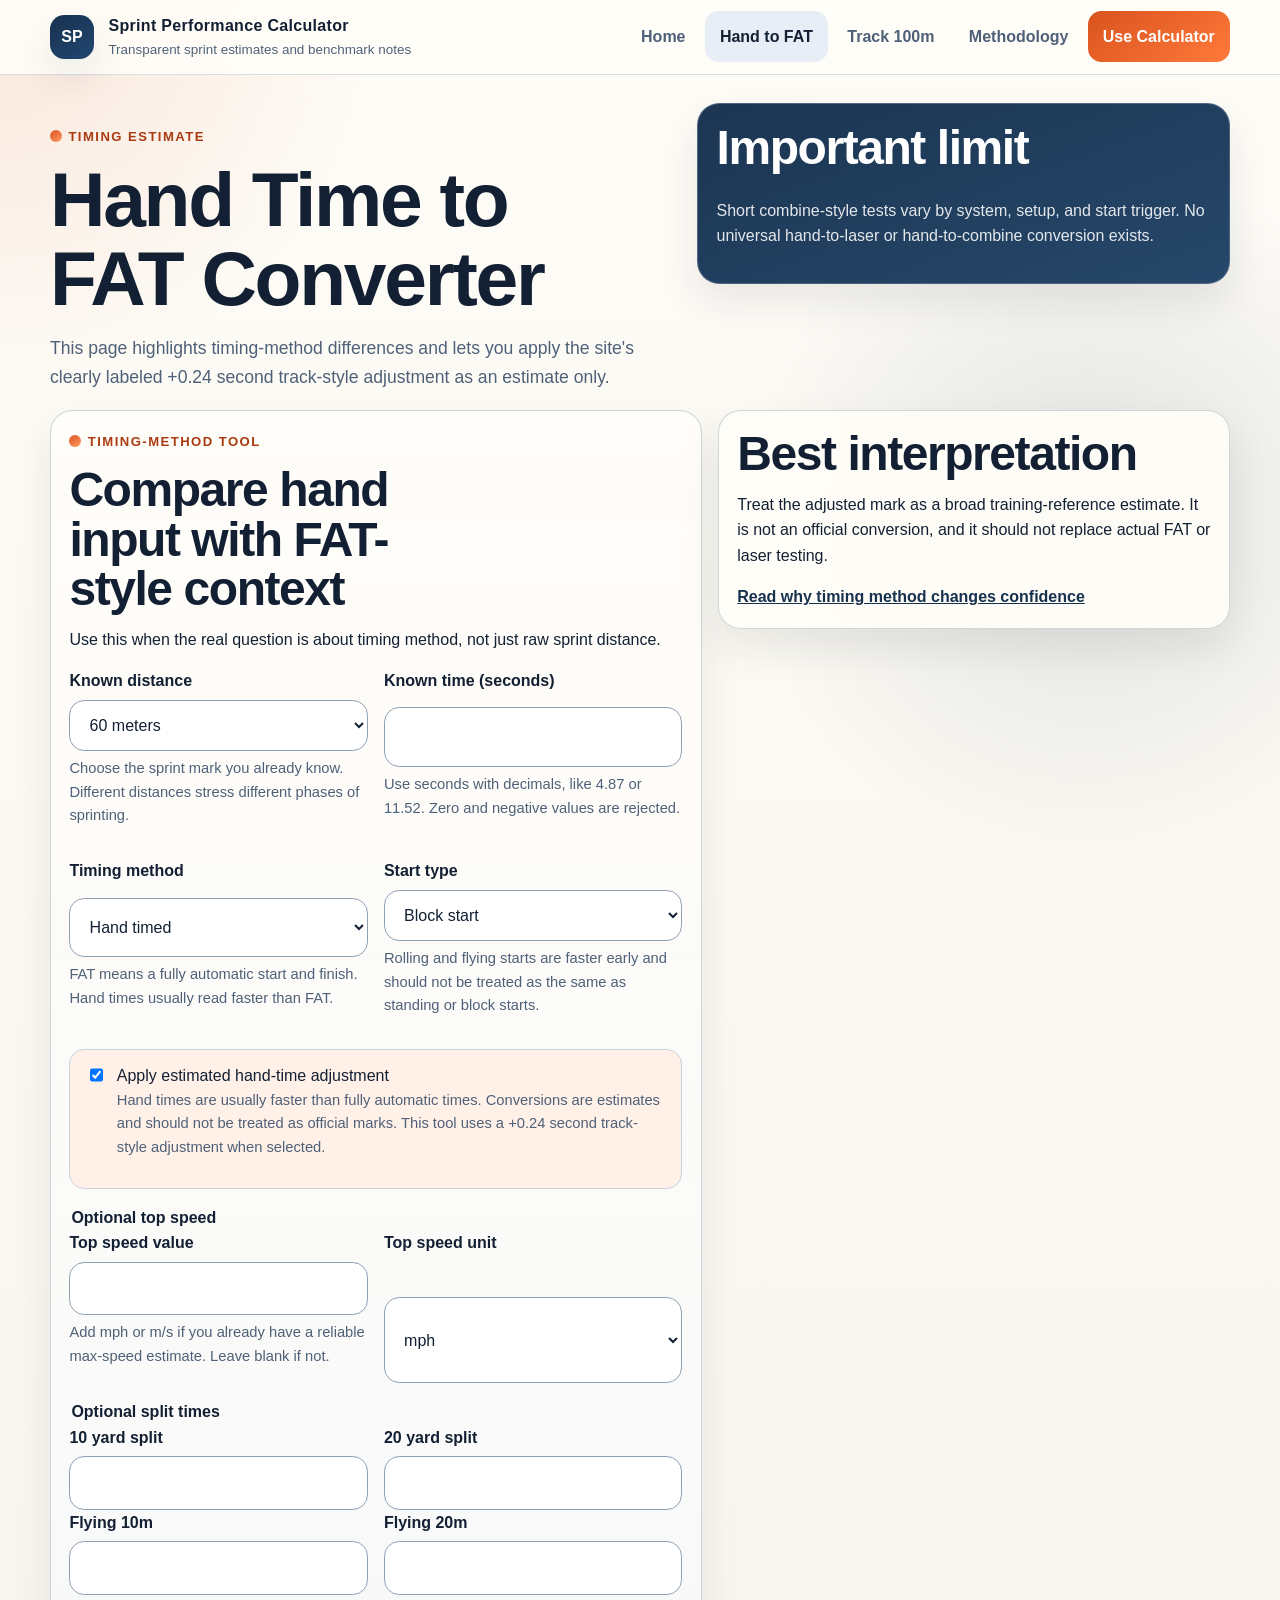
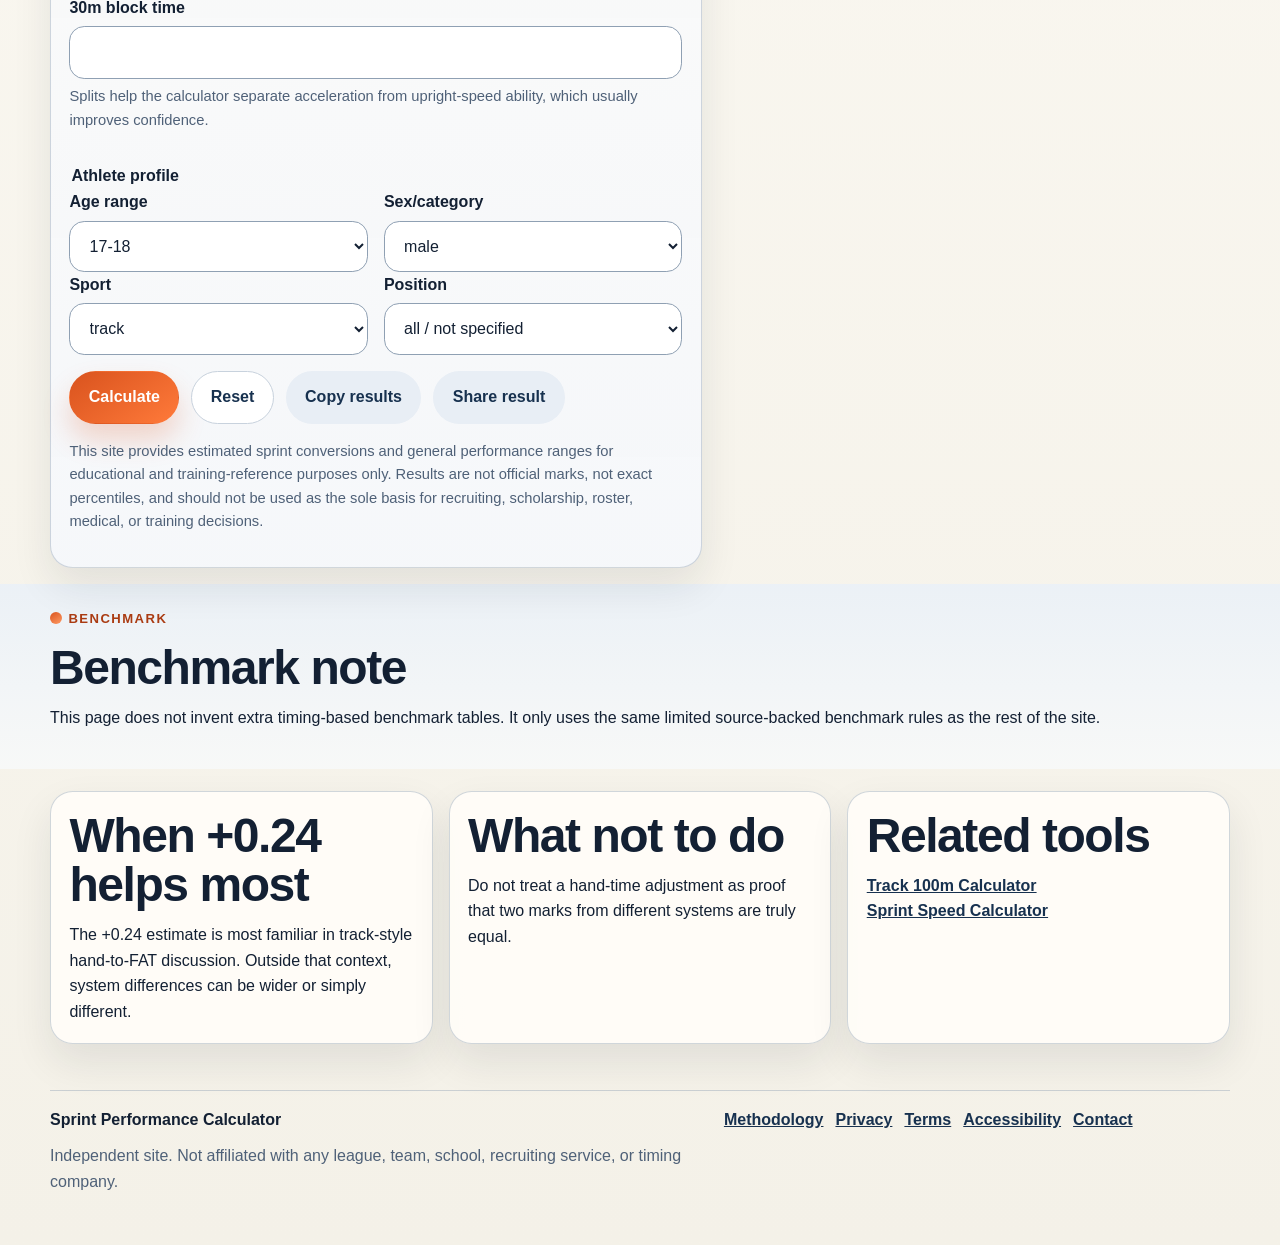
<file: hand-time-to-fat-converter.html>
<!DOCTYPE html>
<html lang="en">
<head>
  <meta charset="utf-8">
  <meta name="viewport" content="width=device-width, initial-scale=1">
  <title>Hand Time to FAT Converter | Sprint Timing Estimate</title>
  <meta name="description" content="Apply a clearly labeled estimated hand-time adjustment and compare hand-timed sprint inputs with FAT-style context without pretending the conversion is exact.">
  <meta name="theme-color" content="#17314f">
  <link rel="canonical" href="https://sfmoveouthaul-clean.github.io/SprintConvert/hand-time-to-fat-converter.html">
  <link rel="stylesheet" href="css/styles.css">
  <script type="application/ld+json">{"@context":"https://schema.org","@type":"WebApplication","name":"Hand Time to FAT Converter","applicationCategory":"SportsApplication","operatingSystem":"Any","url":"https://sfmoveouthaul-clean.github.io/SprintConvert/hand-time-to-fat-converter.html","description":"Estimate track-style hand-time adjustments and compare hand-timed sprint inputs with FAT-style context."}</script>
  <script type="application/ld+json">{"@context":"https://schema.org","@type":"BreadcrumbList","itemListElement":[{"@type":"ListItem","position":1,"name":"Home","item":"https://sfmoveouthaul-clean.github.io/SprintConvert/"},{"@type":"ListItem","position":2,"name":"Hand Time to FAT Converter","item":"https://sfmoveouthaul-clean.github.io/SprintConvert/hand-time-to-fat-converter.html"}]}</script>
</head>
<body data-primary-distance="60m">
  <a class="skip-link" href="#main-content">Skip to main content</a>
  <header class="site-header"><div class="container header-shell"><a class="brand" href="index.html"><span class="brand-mark">SP</span><span class="brand-copy"><strong>Sprint Performance Calculator</strong><span>Transparent sprint estimates and benchmark notes</span></span></a><button class="nav-toggle" type="button" aria-expanded="false" aria-controls="site-nav" data-nav-toggle><span></span><span class="sr-only">Toggle navigation</span></button><nav class="site-nav" id="site-nav" aria-label="Primary" data-nav><a href="index.html">Home</a><a href="hand-time-to-fat-converter.html" aria-current="page">Hand to FAT</a><a href="track-100m-calculator.html">Track 100m</a><a href="methodology.html">Methodology</a><a class="nav-cta" href="#calculator">Use Calculator</a></nav></div></header>
  <main id="main-content">
    <section class="hero"><div class="container hero-shell"><div class="hero-copy"><p class="eyebrow">Timing estimate</p><h1>Hand Time to FAT Converter</h1><p class="hero-kicker">This page highlights timing-method differences and lets you apply the site's clearly labeled +0.24 second track-style adjustment as an estimate only.</p></div><aside class="page-hero-card"><h2>Important limit</h2><p>Short combine-style tests vary by system, setup, and start trigger. No universal hand-to-laser or hand-to-combine conversion exists.</p></aside></div></section>
    <section class="calculator-shell" id="calculator"><div class="container calculator-layout"><section class="calculator-card"><div class="section-header"><p class="eyebrow">Timing-method tool</p><h2>Compare hand input with FAT-style context</h2><p>Use this when the real question is about timing method, not just raw sprint distance.</p></div><div data-calculator-template data-default-distance="60m" data-default-timing="hand" data-default-start="block" data-default-sport="track" data-default-sex="male" data-default-age="17-18" data-default-position="all" data-default-hand-adjustment="true"></div></section><aside class="content-card"><h2>Best interpretation</h2><p>Treat the adjusted mark as a broad training-reference estimate. It is not an official conversion, and it should not replace actual FAT or laser testing.</p><p><a class="source-link" href="methodology.html">Read why timing method changes confidence</a></p></aside></div></section>
    <section class="section" data-results-section hidden><div class="container result-section"><div class="section-header"><p class="eyebrow">Results</p><h2>Timing-method report</h2><div data-result-summary class="result-summary" aria-live="polite"></div></div><div class="result-grid" data-results-grid></div><div class="result-grid" data-metrics-grid></div></div></section>
    <section class="section section-alt"><div class="container"><div class="section-header"><p class="eyebrow">Benchmark</p><h2>Benchmark note</h2><p>This page does not invent extra timing-based benchmark tables. It only uses the same limited source-backed benchmark rules as the rest of the site.</p></div><div data-benchmark-panel class="benchmark-panel" hidden></div></div></section>
    <section class="section"><div class="container card-grid"><article class="content-card"><h2>When +0.24 helps most</h2><p>The +0.24 estimate is most familiar in track-style hand-to-FAT discussion. Outside that context, system differences can be wider or simply different.</p></article><article class="content-card"><h2>What not to do</h2><p>Do not treat a hand-time adjustment as proof that two marks from different systems are truly equal.</p></article><article class="content-card"><h2>Related tools</h2><p><a class="source-link" href="track-100m-calculator.html">Track 100m Calculator</a><br><a class="source-link" href="sprint-speed-calculator.html">Sprint Speed Calculator</a></p></article></div></section>
  </main>
  <footer class="footer"><div class="container footer-grid"><div><p><strong>Sprint Performance Calculator</strong></p><p class="footer-note">Independent site. Not affiliated with any league, team, school, recruiting service, or timing company.</p></div><div class="footer-links"><a href="methodology.html">Methodology</a><a href="privacy.html">Privacy</a><a href="terms.html">Terms</a><a href="accessibility.html">Accessibility</a><a href="contact.html">Contact</a></div></div></footer>
  <script src="data/benchmarks.js"></script><script src="js/validation.js"></script><script src="js/benchmarks.js"></script><script src="js/share.js"></script><script src="js/calculator.js"></script>
</body>
</html>
</file>
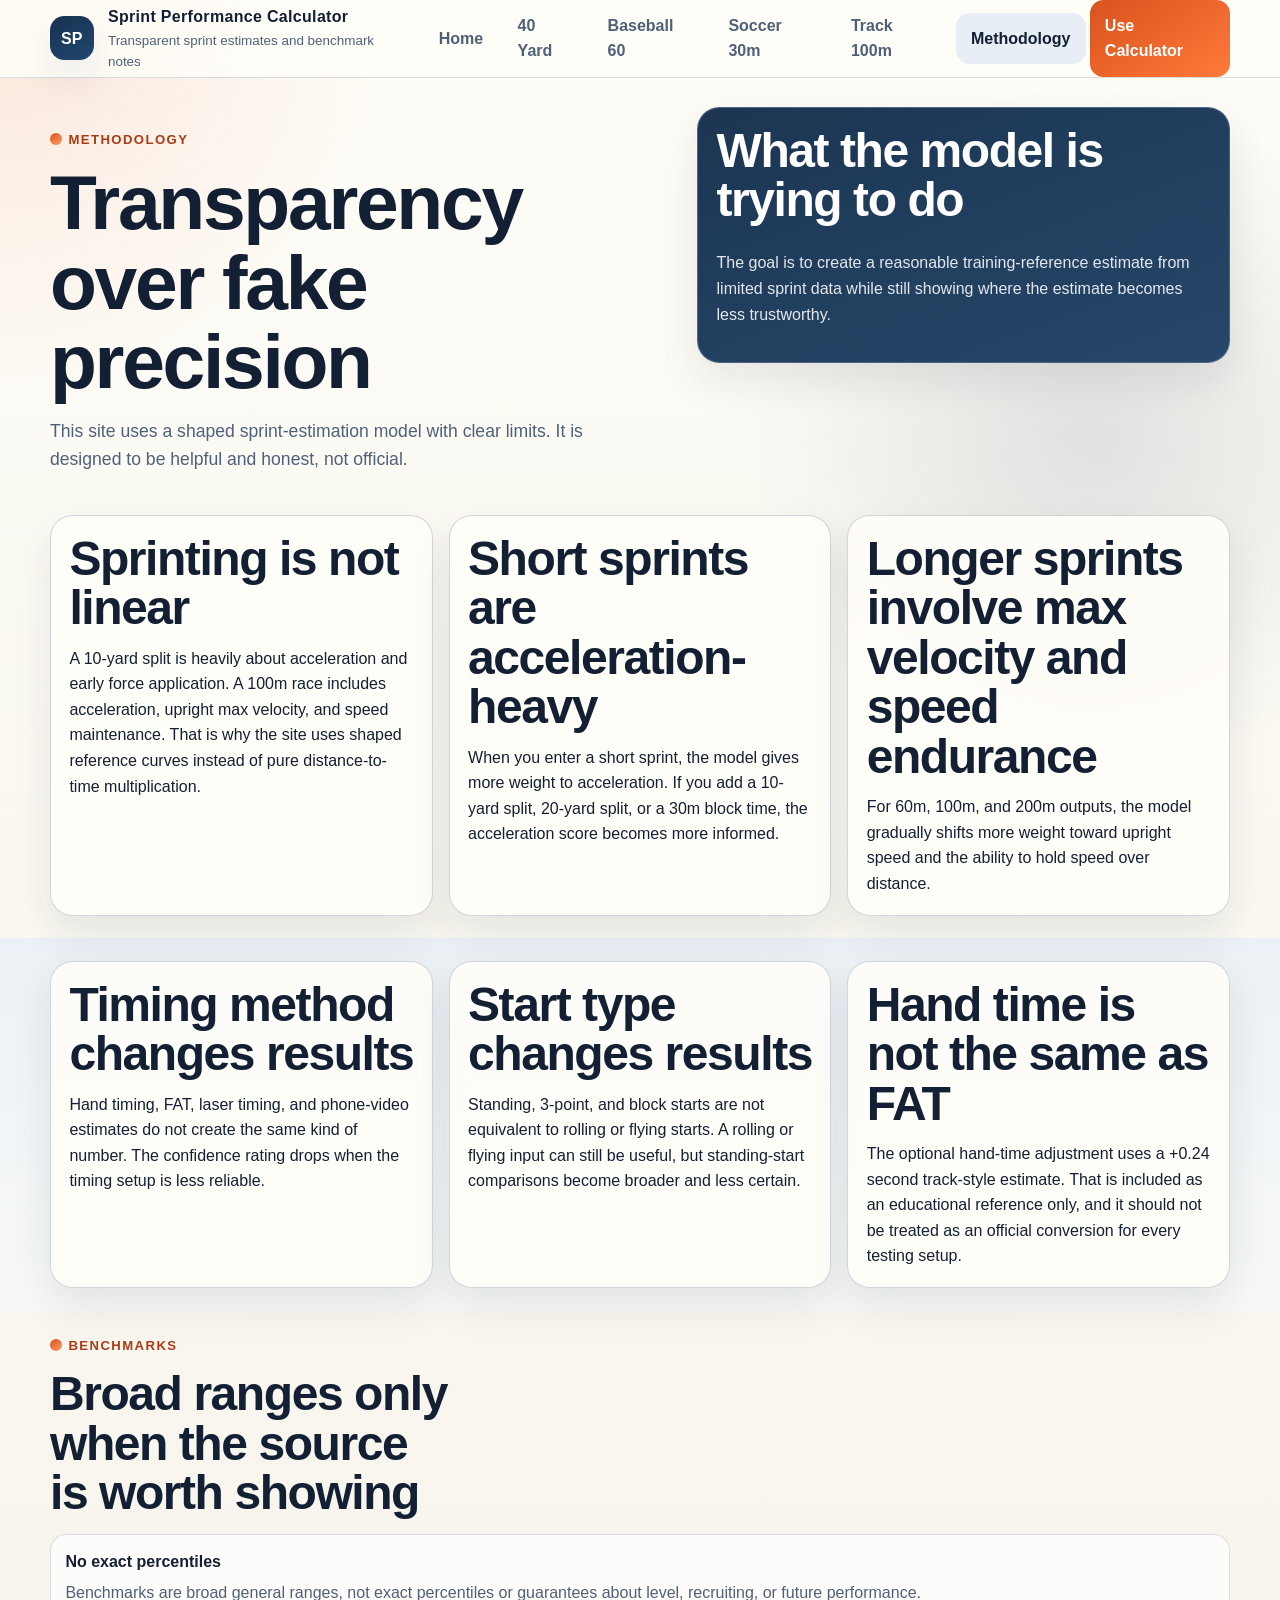
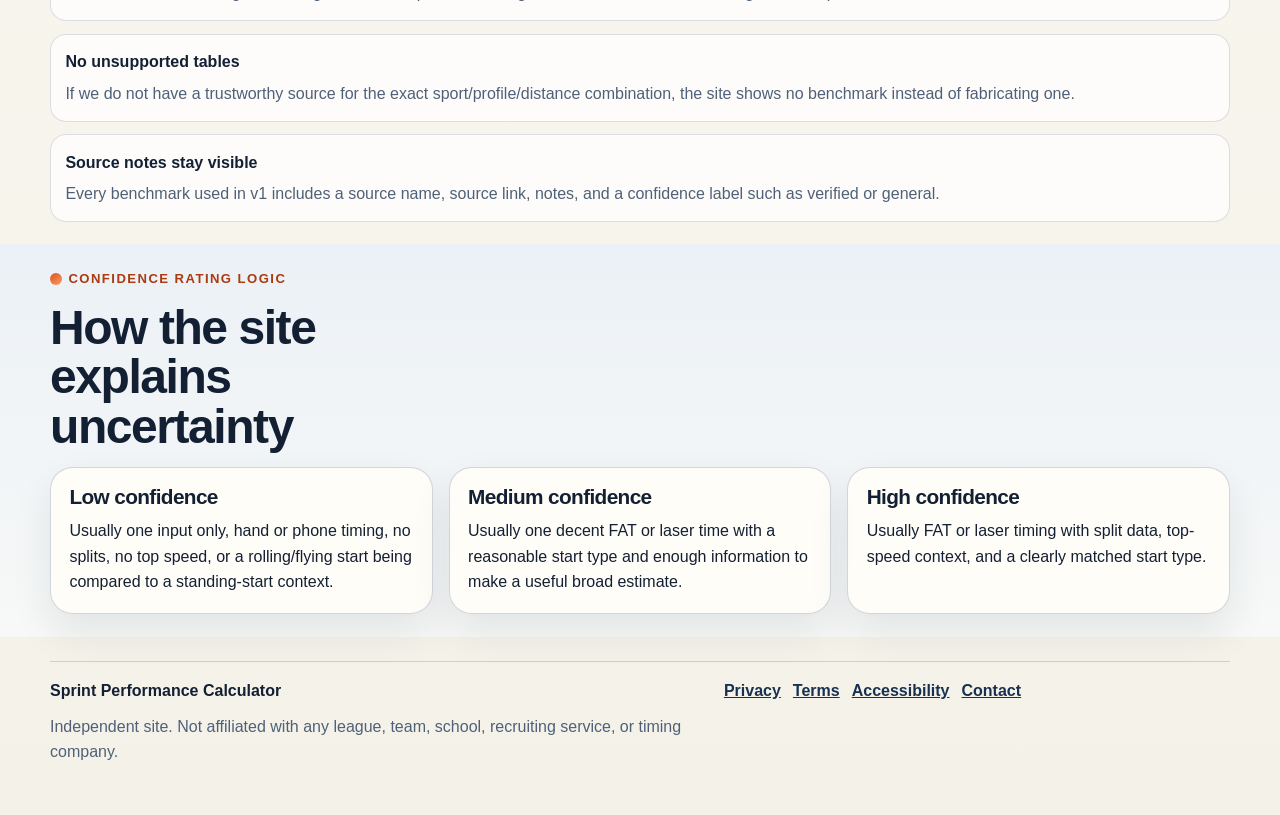
<file: methodology.html>
<!DOCTYPE html>
<html lang="en">
<head>
  <meta charset="utf-8">
  <meta name="viewport" content="width=device-width, initial-scale=1">
  <title>Methodology | Sprint Performance Calculator</title>
  <meta name="description" content="Read the transparent methodology behind the Sprint Performance Calculator, including timing assumptions, benchmark limits, and why sprint conversions are not exact.">
  <meta name="theme-color" content="#17314f">
  <link rel="canonical" href="https://sfmoveouthaul-clean.github.io/SprintConvert/methodology.html">
  <link rel="stylesheet" href="css/styles.css">
  <script type="application/ld+json">
    {
      "@context": "https://schema.org",
      "@type": "BreadcrumbList",
      "itemListElement": [
        {
          "@type": "ListItem",
          "position": 1,
          "name": "Home",
          "item": "https://sfmoveouthaul-clean.github.io/SprintConvert/"
        },
        {
          "@type": "ListItem",
          "position": 2,
          "name": "Methodology",
          "item": "https://sfmoveouthaul-clean.github.io/SprintConvert/methodology.html"
        }
      ]
    }
  </script>
</head>
<body>
  <a class="skip-link" href="#main-content">Skip to main content</a>
  <header class="site-header">
    <div class="container header-shell">
      <a class="brand" href="index.html">
        <span class="brand-mark">SP</span>
        <span class="brand-copy">
          <strong>Sprint Performance Calculator</strong>
          <span>Transparent sprint estimates and benchmark notes</span>
        </span>
      </a>
      <button class="nav-toggle" type="button" aria-expanded="false" aria-controls="site-nav" data-nav-toggle>
        <span></span>
        <span class="sr-only">Toggle navigation</span>
      </button>
      <nav class="site-nav" id="site-nav" aria-label="Primary" data-nav>
        <a href="index.html">Home</a>
        <a href="40-yard-dash-calculator.html">40 Yard</a>
        <a href="baseball-60-yard-dash-calculator.html">Baseball 60</a>
        <a href="soccer-30m-sprint-calculator.html">Soccer 30m</a>
        <a href="track-100m-calculator.html">Track 100m</a>
        <a href="methodology.html" aria-current="page">Methodology</a>
        <a class="nav-cta" href="index.html#calculator">Use Calculator</a>
      </nav>
    </div>
  </header>
  <main id="main-content">
    <section class="hero">
      <div class="container hero-shell">
        <div class="hero-copy">
          <p class="eyebrow">Methodology</p>
          <h1>Transparency over fake precision</h1>
          <p class="hero-kicker">This site uses a shaped sprint-estimation model with clear limits. It is designed to be helpful and honest, not official.</p>
        </div>
        <aside class="page-hero-card">
          <h2>What the model is trying to do</h2>
          <p>The goal is to create a reasonable training-reference estimate from limited sprint data while still showing where the estimate becomes less trustworthy.</p>
        </aside>
      </div>
    </section>

    <section class="section">
      <div class="container card-grid">
        <article class="content-card">
          <h2>Sprinting is not linear</h2>
          <p>A 10-yard split is heavily about acceleration and early force application. A 100m race includes acceleration, upright max velocity, and speed maintenance. That is why the site uses shaped reference curves instead of pure distance-to-time multiplication.</p>
        </article>
        <article class="content-card">
          <h2>Short sprints are acceleration-heavy</h2>
          <p>When you enter a short sprint, the model gives more weight to acceleration. If you add a 10-yard split, 20-yard split, or a 30m block time, the acceleration score becomes more informed.</p>
        </article>
        <article class="content-card">
          <h2>Longer sprints involve max velocity and speed endurance</h2>
          <p>For 60m, 100m, and 200m outputs, the model gradually shifts more weight toward upright speed and the ability to hold speed over distance.</p>
        </article>
      </div>
    </section>

    <section class="section section-alt">
      <div class="container card-grid">
        <article class="content-card">
          <h2>Timing method changes results</h2>
          <p>Hand timing, FAT, laser timing, and phone-video estimates do not create the same kind of number. The confidence rating drops when the timing setup is less reliable.</p>
        </article>
        <article class="content-card">
          <h2>Start type changes results</h2>
          <p>Standing, 3-point, and block starts are not equivalent to rolling or flying starts. A rolling or flying input can still be useful, but standing-start comparisons become broader and less certain.</p>
        </article>
        <article class="content-card">
          <h2>Hand time is not the same as FAT</h2>
          <p>The optional hand-time adjustment uses a +0.24 second track-style estimate. That is included as an educational reference only, and it should not be treated as an official conversion for every testing setup.</p>
        </article>
      </div>
    </section>

    <section class="section">
      <div class="container">
        <div class="section-header">
          <p class="eyebrow">Benchmarks</p>
          <h2>Broad ranges only when the source is worth showing</h2>
        </div>
        <div class="table-like">
          <div class="table-like-row">
            <strong>No exact percentiles</strong>
            <span class="muted">Benchmarks are broad general ranges, not exact percentiles or guarantees about level, recruiting, or future performance.</span>
          </div>
          <div class="table-like-row">
            <strong>No unsupported tables</strong>
            <span class="muted">If we do not have a trustworthy source for the exact sport/profile/distance combination, the site shows no benchmark instead of fabricating one.</span>
          </div>
          <div class="table-like-row">
            <strong>Source notes stay visible</strong>
            <span class="muted">Every benchmark used in v1 includes a source name, source link, notes, and a confidence label such as verified or general.</span>
          </div>
        </div>
      </div>
    </section>

    <section class="section section-alt">
      <div class="container">
        <div class="section-header">
          <p class="eyebrow">Confidence rating logic</p>
          <h2>How the site explains uncertainty</h2>
        </div>
        <div class="card-grid">
          <article class="content-card">
            <h3>Low confidence</h3>
            <p>Usually one input only, hand or phone timing, no splits, no top speed, or a rolling/flying start being compared to a standing-start context.</p>
          </article>
          <article class="content-card">
            <h3>Medium confidence</h3>
            <p>Usually one decent FAT or laser time with a reasonable start type and enough information to make a useful broad estimate.</p>
          </article>
          <article class="content-card">
            <h3>High confidence</h3>
            <p>Usually FAT or laser timing with split data, top-speed context, and a clearly matched start type.</p>
          </article>
        </div>
      </div>
    </section>
  </main>
  <footer class="footer">
    <div class="container footer-grid">
      <div>
        <p><strong>Sprint Performance Calculator</strong></p>
        <p class="footer-note">Independent site. Not affiliated with any league, team, school, recruiting service, or timing company.</p>
      </div>
      <div class="footer-links">
        <a href="privacy.html">Privacy</a>
        <a href="terms.html">Terms</a>
        <a href="accessibility.html">Accessibility</a>
        <a href="contact.html">Contact</a>
      </div>
    </div>
  </footer>
  <script src="data/benchmarks.js"></script>
  <script src="js/validation.js"></script>
  <script src="js/benchmarks.js"></script>
  <script src="js/share.js"></script>
  <script src="js/calculator.js"></script>
</body>
</html>
</file>
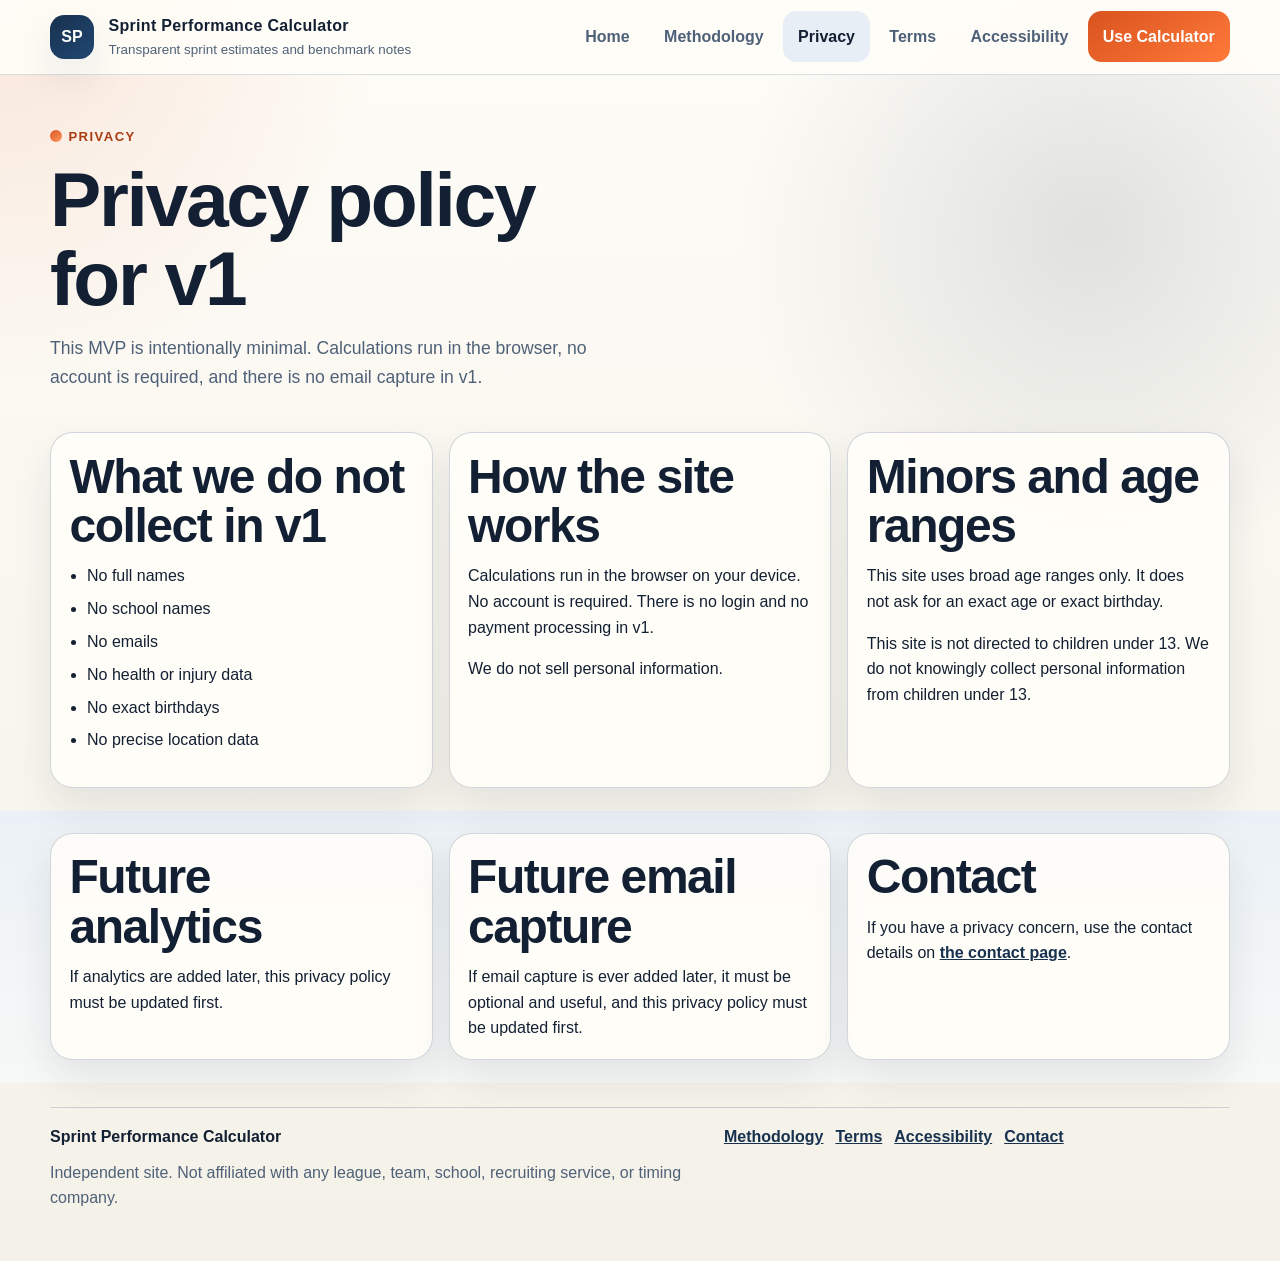
<file: privacy.html>
<!DOCTYPE html>
<html lang="en">
<head>
  <meta charset="utf-8">
  <meta name="viewport" content="width=device-width, initial-scale=1">
  <title>Privacy | Sprint Performance Calculator</title>
  <meta name="description" content="Privacy information for Sprint Performance Calculator, including browser-side calculations, minors protections, and no-account/no-email-capture v1 policy.">
  <meta name="theme-color" content="#17314f">
  <link rel="canonical" href="https://sfmoveouthaul-clean.github.io/SprintConvert/privacy.html">
  <link rel="stylesheet" href="css/styles.css">
  <script type="application/ld+json">{"@context":"https://schema.org","@type":"BreadcrumbList","itemListElement":[{"@type":"ListItem","position":1,"name":"Home","item":"https://sfmoveouthaul-clean.github.io/SprintConvert/"},{"@type":"ListItem","position":2,"name":"Privacy","item":"https://sfmoveouthaul-clean.github.io/SprintConvert/privacy.html"}]}</script>
</head>
<body>
  <a class="skip-link" href="#main-content">Skip to main content</a>
  <header class="site-header">
    <div class="container header-shell">
      <a class="brand" href="index.html">
        <span class="brand-mark">SP</span>
        <span class="brand-copy">
          <strong>Sprint Performance Calculator</strong>
          <span>Transparent sprint estimates and benchmark notes</span>
        </span>
      </a>
      <button class="nav-toggle" type="button" aria-expanded="false" aria-controls="site-nav" data-nav-toggle>
        <span></span>
        <span class="sr-only">Toggle navigation</span>
      </button>
      <nav class="site-nav" id="site-nav" aria-label="Primary" data-nav>
        <a href="index.html">Home</a>
        <a href="methodology.html">Methodology</a>
        <a href="privacy.html" aria-current="page">Privacy</a>
        <a href="terms.html">Terms</a>
        <a href="accessibility.html">Accessibility</a>
        <a class="nav-cta" href="index.html#calculator">Use Calculator</a>
      </nav>
    </div>
  </header>
  <main id="main-content">
    <section class="hero">
      <div class="container hero-shell">
        <div class="hero-copy">
          <p class="eyebrow">Privacy</p>
          <h1>Privacy policy for v1</h1>
          <p class="hero-kicker">This MVP is intentionally minimal. Calculations run in the browser, no account is required, and there is no email capture in v1.</p>
        </div>
      </div>
    </section>
    <section class="section">
      <div class="container card-grid">
        <article class="content-card">
          <h2>What we do not collect in v1</h2>
          <ul class="content-list">
            <li>No full names</li>
            <li>No school names</li>
            <li>No emails</li>
            <li>No health or injury data</li>
            <li>No exact birthdays</li>
            <li>No precise location data</li>
          </ul>
        </article>
        <article class="content-card">
          <h2>How the site works</h2>
          <p>Calculations run in the browser on your device. No account is required. There is no login and no payment processing in v1.</p>
          <p>We do not sell personal information.</p>
        </article>
        <article class="content-card">
          <h2>Minors and age ranges</h2>
          <p>This site uses broad age ranges only. It does not ask for an exact age or exact birthday.</p>
          <p>This site is not directed to children under 13. We do not knowingly collect personal information from children under 13.</p>
        </article>
      </div>
    </section>
    <section class="section section-alt">
      <div class="container card-grid">
        <article class="content-card">
          <h2>Future analytics</h2>
          <p>If analytics are added later, this privacy policy must be updated first.</p>
        </article>
        <article class="content-card">
          <h2>Future email capture</h2>
          <p>If email capture is ever added later, it must be optional and useful, and this privacy policy must be updated first.</p>
        </article>
        <article class="content-card">
          <h2>Contact</h2>
          <p>If you have a privacy concern, use the contact details on <a class="source-link" href="contact.html">the contact page</a>.</p>
        </article>
      </div>
    </section>
  </main>
  <footer class="footer">
    <div class="container footer-grid">
      <div>
        <p><strong>Sprint Performance Calculator</strong></p>
        <p class="footer-note">Independent site. Not affiliated with any league, team, school, recruiting service, or timing company.</p>
      </div>
      <div class="footer-links">
        <a href="methodology.html">Methodology</a>
        <a href="terms.html">Terms</a>
        <a href="accessibility.html">Accessibility</a>
        <a href="contact.html">Contact</a>
      </div>
    </div>
  </footer>
  <script src="data/benchmarks.js"></script>
  <script src="js/validation.js"></script>
  <script src="js/benchmarks.js"></script>
  <script src="js/share.js"></script>
  <script src="js/calculator.js"></script>
</body>
</html>
</file>
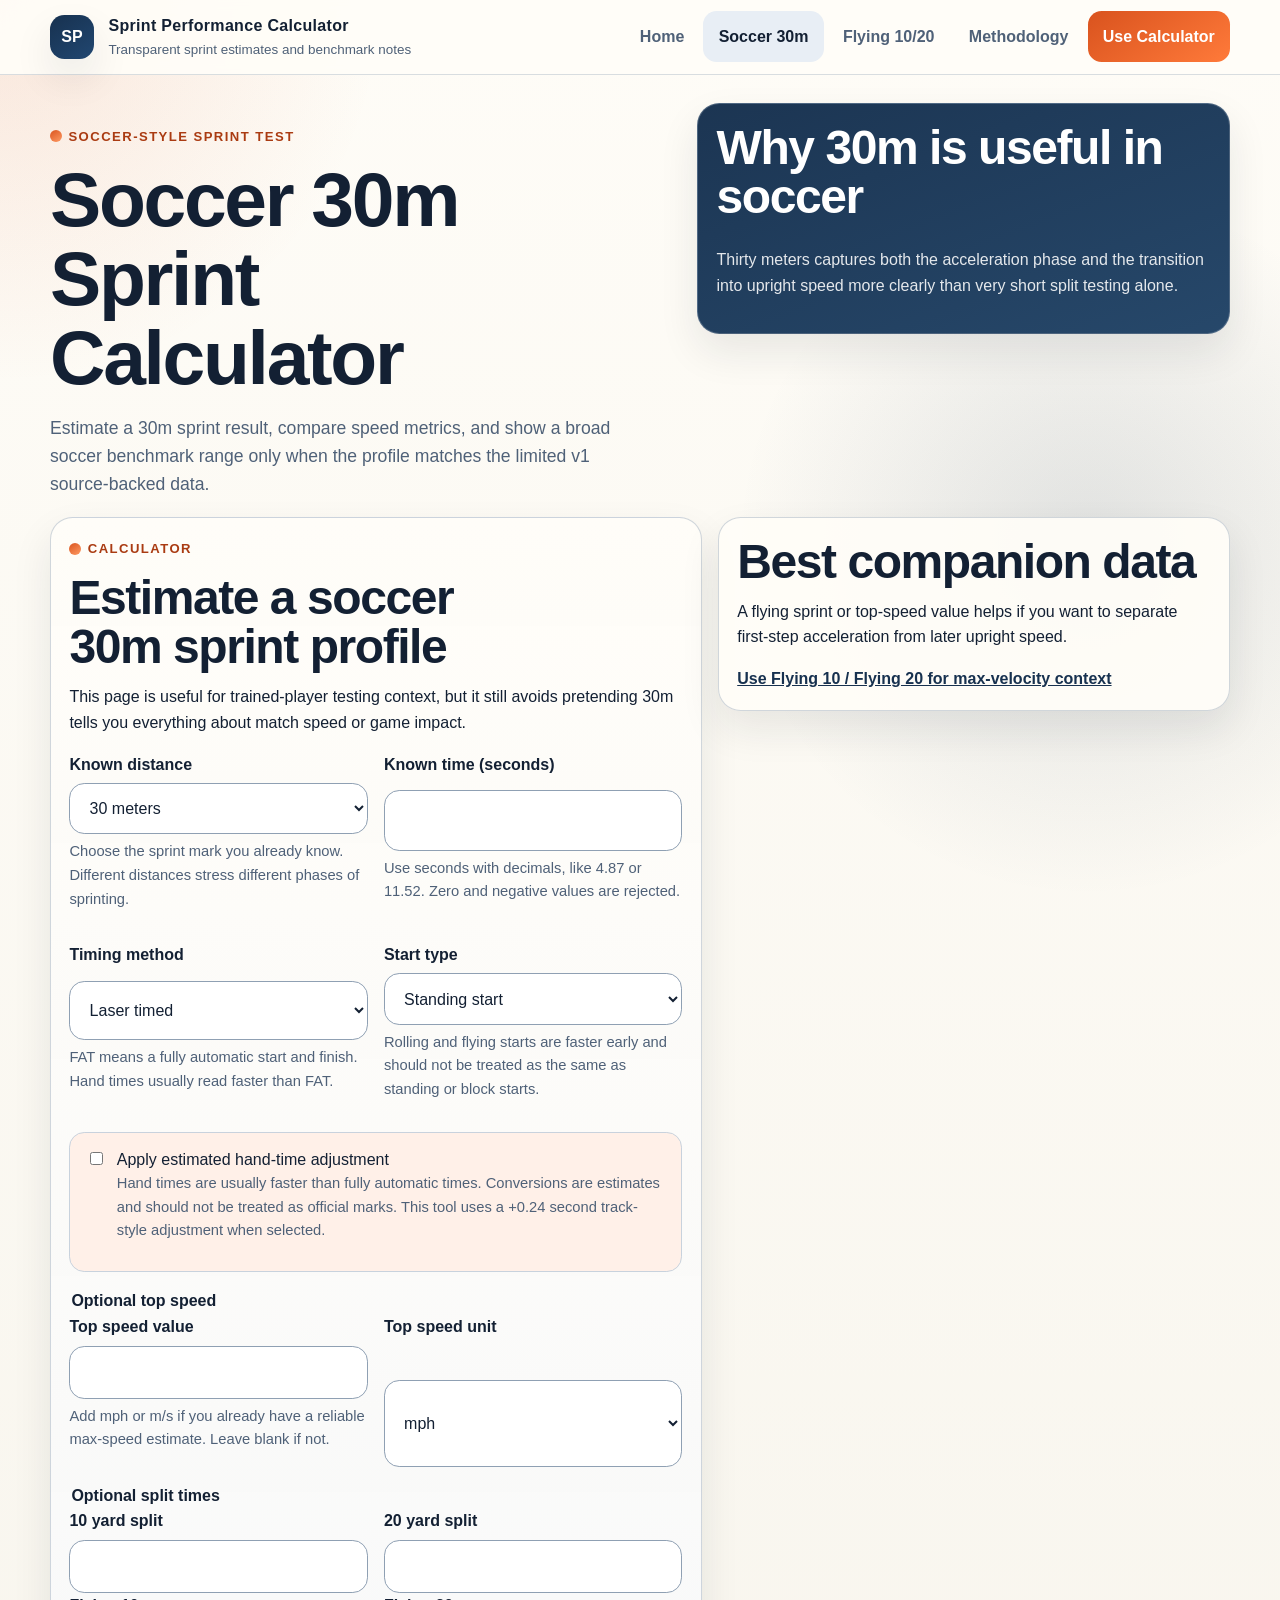
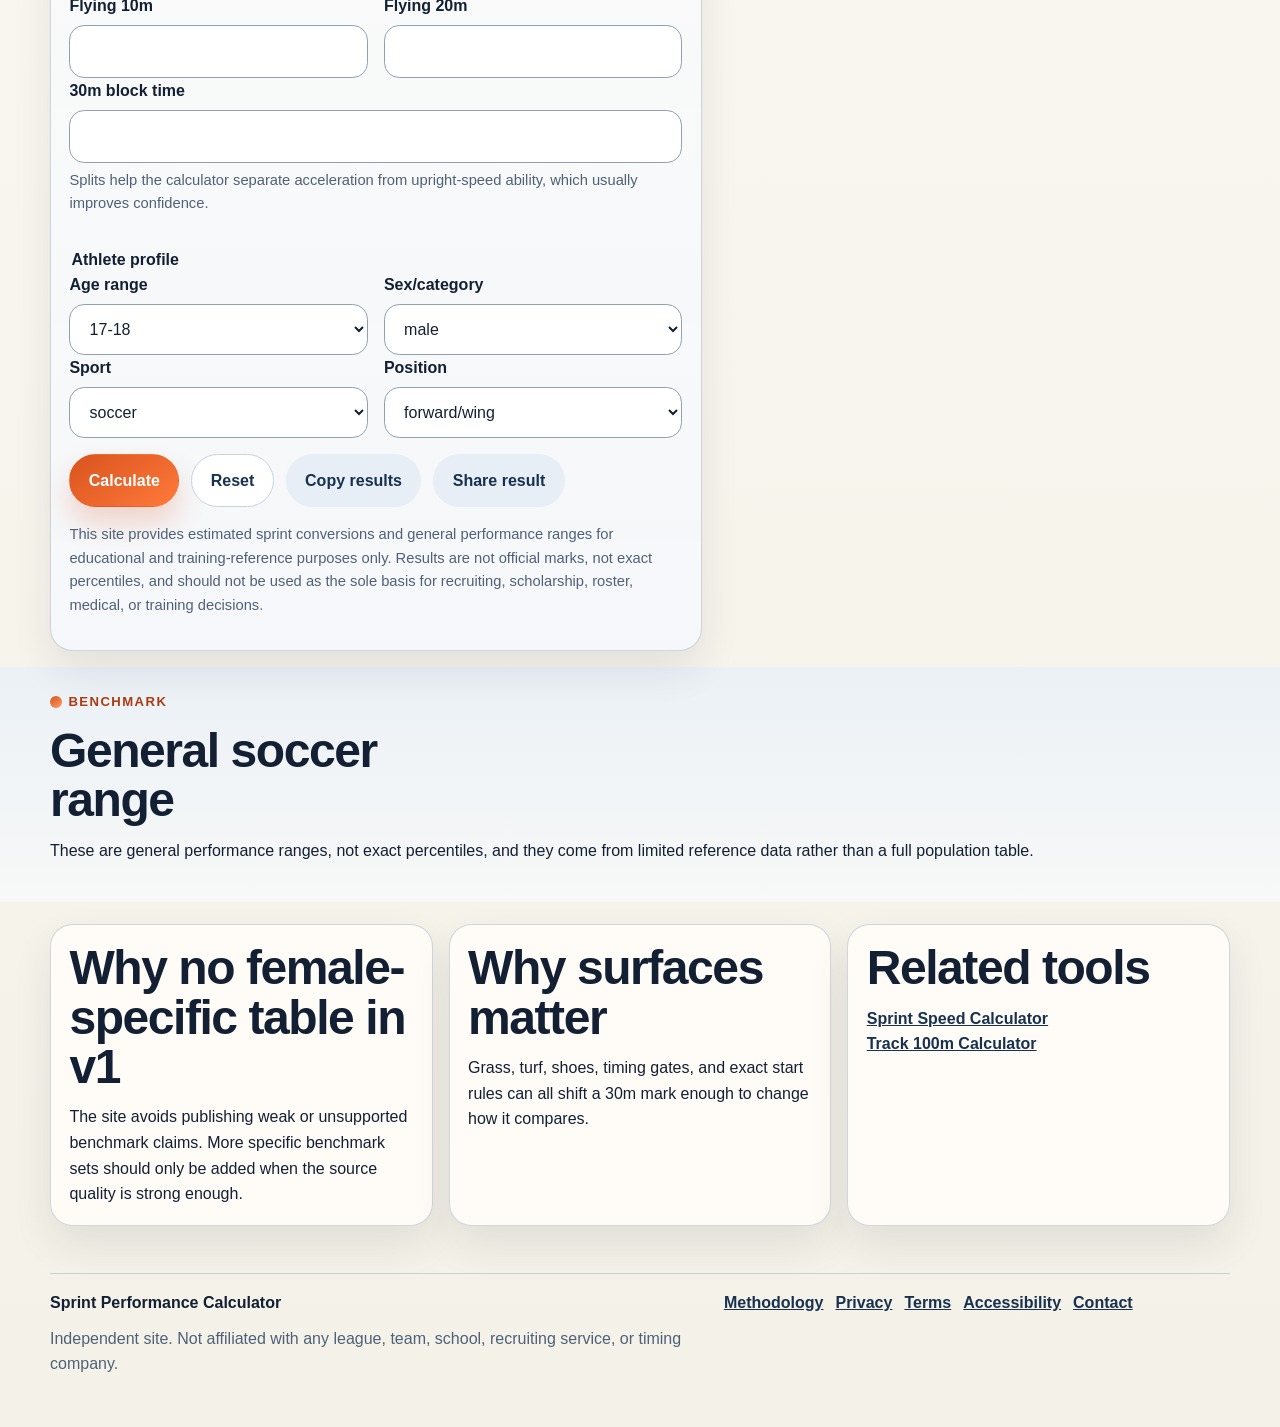
<file: soccer-30m-sprint-calculator.html>
<!DOCTYPE html>
<html lang="en">
<head>
  <meta charset="utf-8">
  <meta name="viewport" content="width=device-width, initial-scale=1">
  <title>Soccer 30m Sprint Calculator | Speed Test Estimate</title>
  <meta name="description" content="Estimate a soccer-style 30m sprint result, speed metrics, and a broad general benchmark range when the limited v1 source match applies.">
  <meta name="theme-color" content="#17314f">
  <link rel="canonical" href="https://sfmoveouthaul-clean.github.io/SprintConvert/soccer-30m-sprint-calculator.html">
  <link rel="stylesheet" href="css/styles.css">
  <script type="application/ld+json">{"@context":"https://schema.org","@type":"WebApplication","name":"Soccer 30m Sprint Calculator","applicationCategory":"SportsApplication","operatingSystem":"Any","url":"https://sfmoveouthaul-clean.github.io/SprintConvert/soccer-30m-sprint-calculator.html","description":"Estimate a soccer-style 30m sprint and compare it with a broad general benchmark range when supported."}</script>
  <script type="application/ld+json">{"@context":"https://schema.org","@type":"BreadcrumbList","itemListElement":[{"@type":"ListItem","position":1,"name":"Home","item":"https://sfmoveouthaul-clean.github.io/SprintConvert/"},{"@type":"ListItem","position":2,"name":"Soccer 30m Sprint Calculator","item":"https://sfmoveouthaul-clean.github.io/SprintConvert/soccer-30m-sprint-calculator.html"}]}</script>
</head>
<body data-primary-distance="30m">
  <a class="skip-link" href="#main-content">Skip to main content</a>
  <header class="site-header"><div class="container header-shell"><a class="brand" href="index.html"><span class="brand-mark">SP</span><span class="brand-copy"><strong>Sprint Performance Calculator</strong><span>Transparent sprint estimates and benchmark notes</span></span></a><button class="nav-toggle" type="button" aria-expanded="false" aria-controls="site-nav" data-nav-toggle><span></span><span class="sr-only">Toggle navigation</span></button><nav class="site-nav" id="site-nav" aria-label="Primary" data-nav><a href="index.html">Home</a><a href="soccer-30m-sprint-calculator.html" aria-current="page">Soccer 30m</a><a href="flying-10-flying-20-calculator.html">Flying 10/20</a><a href="methodology.html">Methodology</a><a class="nav-cta" href="#calculator">Use Calculator</a></nav></div></header>
  <main id="main-content">
    <section class="hero"><div class="container hero-shell"><div class="hero-copy"><p class="eyebrow">Soccer-style sprint test</p><h1>Soccer 30m Sprint Calculator</h1><p class="hero-kicker">Estimate a 30m sprint result, compare speed metrics, and show a broad soccer benchmark range only when the profile matches the limited v1 source-backed data.</p></div><aside class="page-hero-card"><h2>Why 30m is useful in soccer</h2><p>Thirty meters captures both the acceleration phase and the transition into upright speed more clearly than very short split testing alone.</p></aside></div></section>
    <section class="calculator-shell" id="calculator"><div class="container calculator-layout"><section class="calculator-card"><div class="section-header"><p class="eyebrow">Calculator</p><h2>Estimate a soccer 30m sprint profile</h2><p>This page is useful for trained-player testing context, but it still avoids pretending 30m tells you everything about match speed or game impact.</p></div><div data-calculator-template data-default-distance="30m" data-default-timing="laser" data-default-start="standing" data-default-sport="soccer" data-default-sex="male" data-default-age="17-18" data-default-position="forward-wing"></div></section><aside class="content-card"><h2>Best companion data</h2><p>A flying sprint or top-speed value helps if you want to separate first-step acceleration from later upright speed.</p><p><a class="source-link" href="flying-10-flying-20-calculator.html">Use Flying 10 / Flying 20 for max-velocity context</a></p></aside></div></section>
    <section class="section" data-results-section hidden><div class="container result-section"><div class="section-header"><p class="eyebrow">Results</p><h2>30m sprint report</h2><div data-result-summary class="result-summary" aria-live="polite"></div></div><div class="result-grid" data-results-grid></div><div class="result-grid" data-metrics-grid></div></div></section>
    <section class="section section-alt"><div class="container"><div class="section-header"><p class="eyebrow">Benchmark</p><h2>General soccer range</h2><p>These are general performance ranges, not exact percentiles, and they come from limited reference data rather than a full population table.</p></div><div data-benchmark-panel class="benchmark-panel" hidden></div></div></section>
    <section class="section"><div class="container card-grid"><article class="content-card"><h2>Why no female-specific table in v1</h2><p>The site avoids publishing weak or unsupported benchmark claims. More specific benchmark sets should only be added when the source quality is strong enough.</p></article><article class="content-card"><h2>Why surfaces matter</h2><p>Grass, turf, shoes, timing gates, and exact start rules can all shift a 30m mark enough to change how it compares.</p></article><article class="content-card"><h2>Related tools</h2><p><a class="source-link" href="sprint-speed-calculator.html">Sprint Speed Calculator</a><br><a class="source-link" href="track-100m-calculator.html">Track 100m Calculator</a></p></article></div></section>
  </main>
  <footer class="footer"><div class="container footer-grid"><div><p><strong>Sprint Performance Calculator</strong></p><p class="footer-note">Independent site. Not affiliated with any league, team, school, recruiting service, or timing company.</p></div><div class="footer-links"><a href="methodology.html">Methodology</a><a href="privacy.html">Privacy</a><a href="terms.html">Terms</a><a href="accessibility.html">Accessibility</a><a href="contact.html">Contact</a></div></div></footer>
  <script src="data/benchmarks.js"></script><script src="js/validation.js"></script><script src="js/benchmarks.js"></script><script src="js/share.js"></script><script src="js/calculator.js"></script>
</body>
</html>
</file>
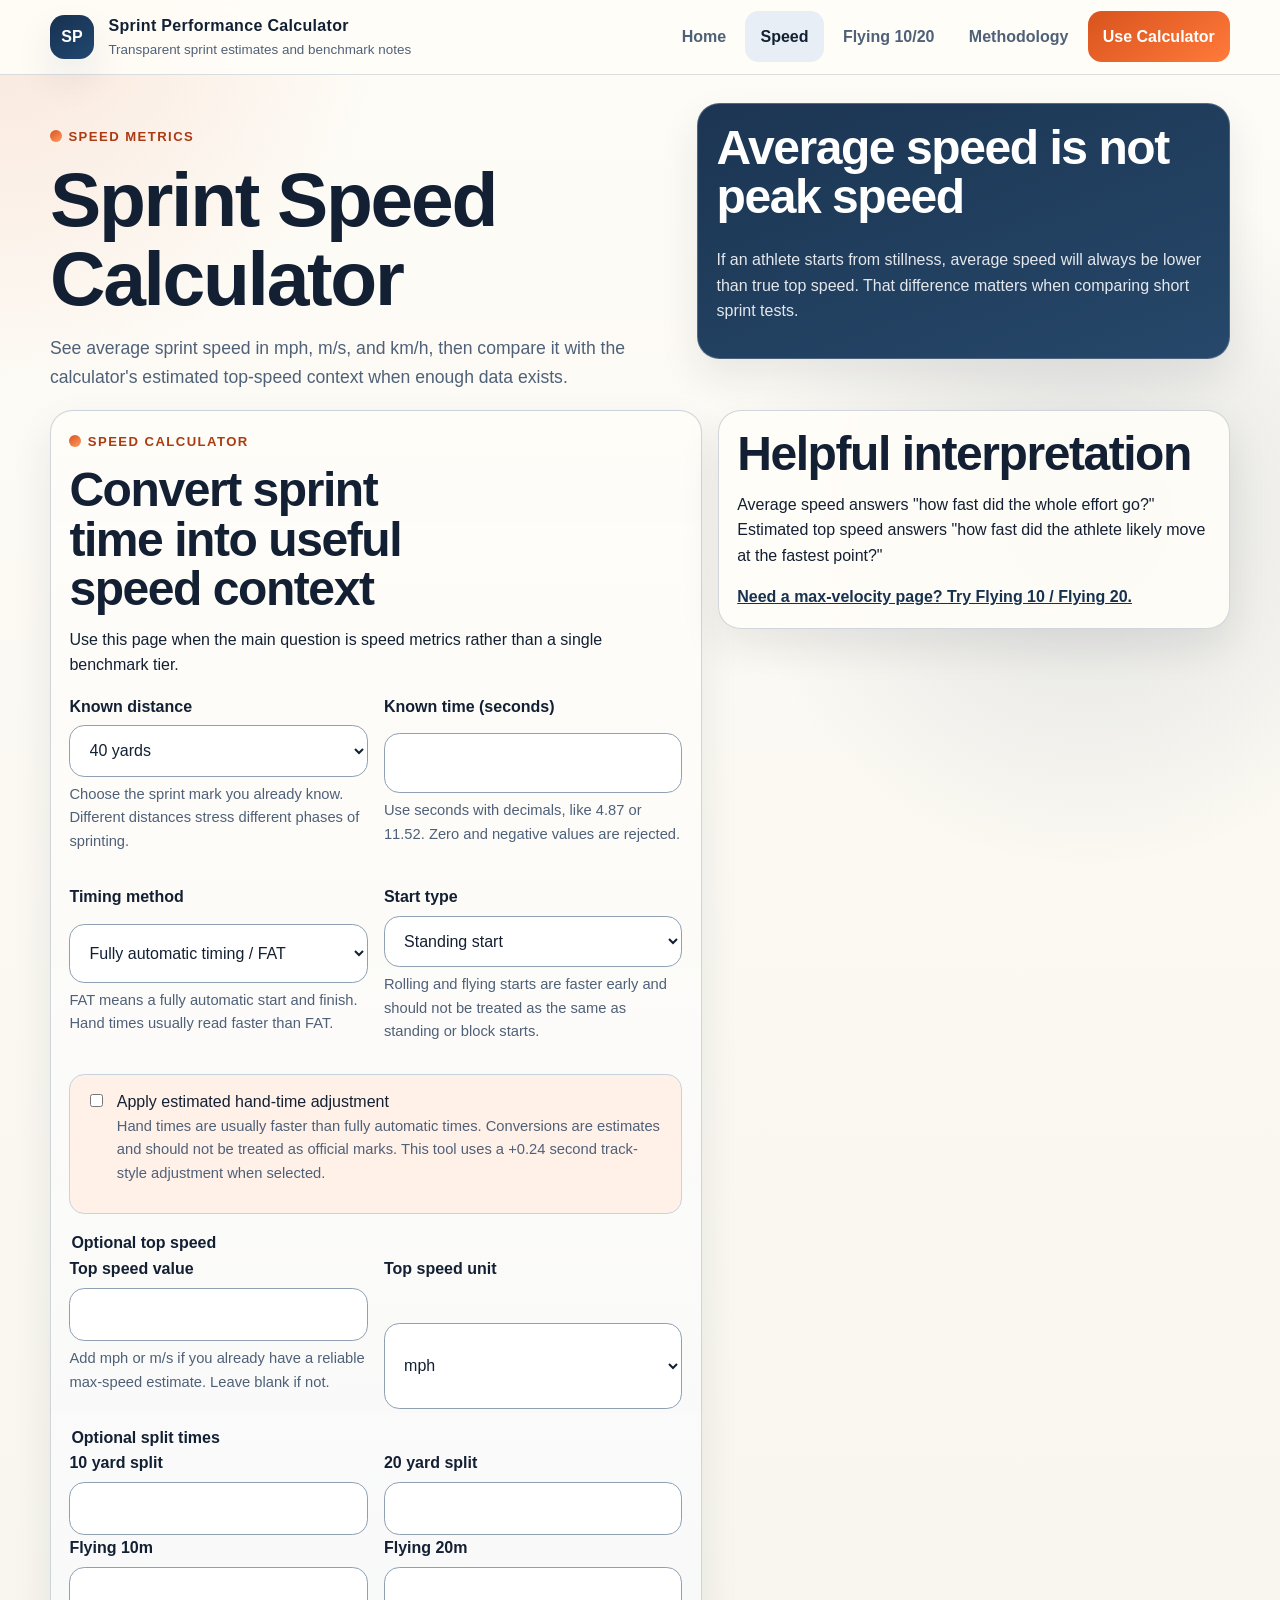
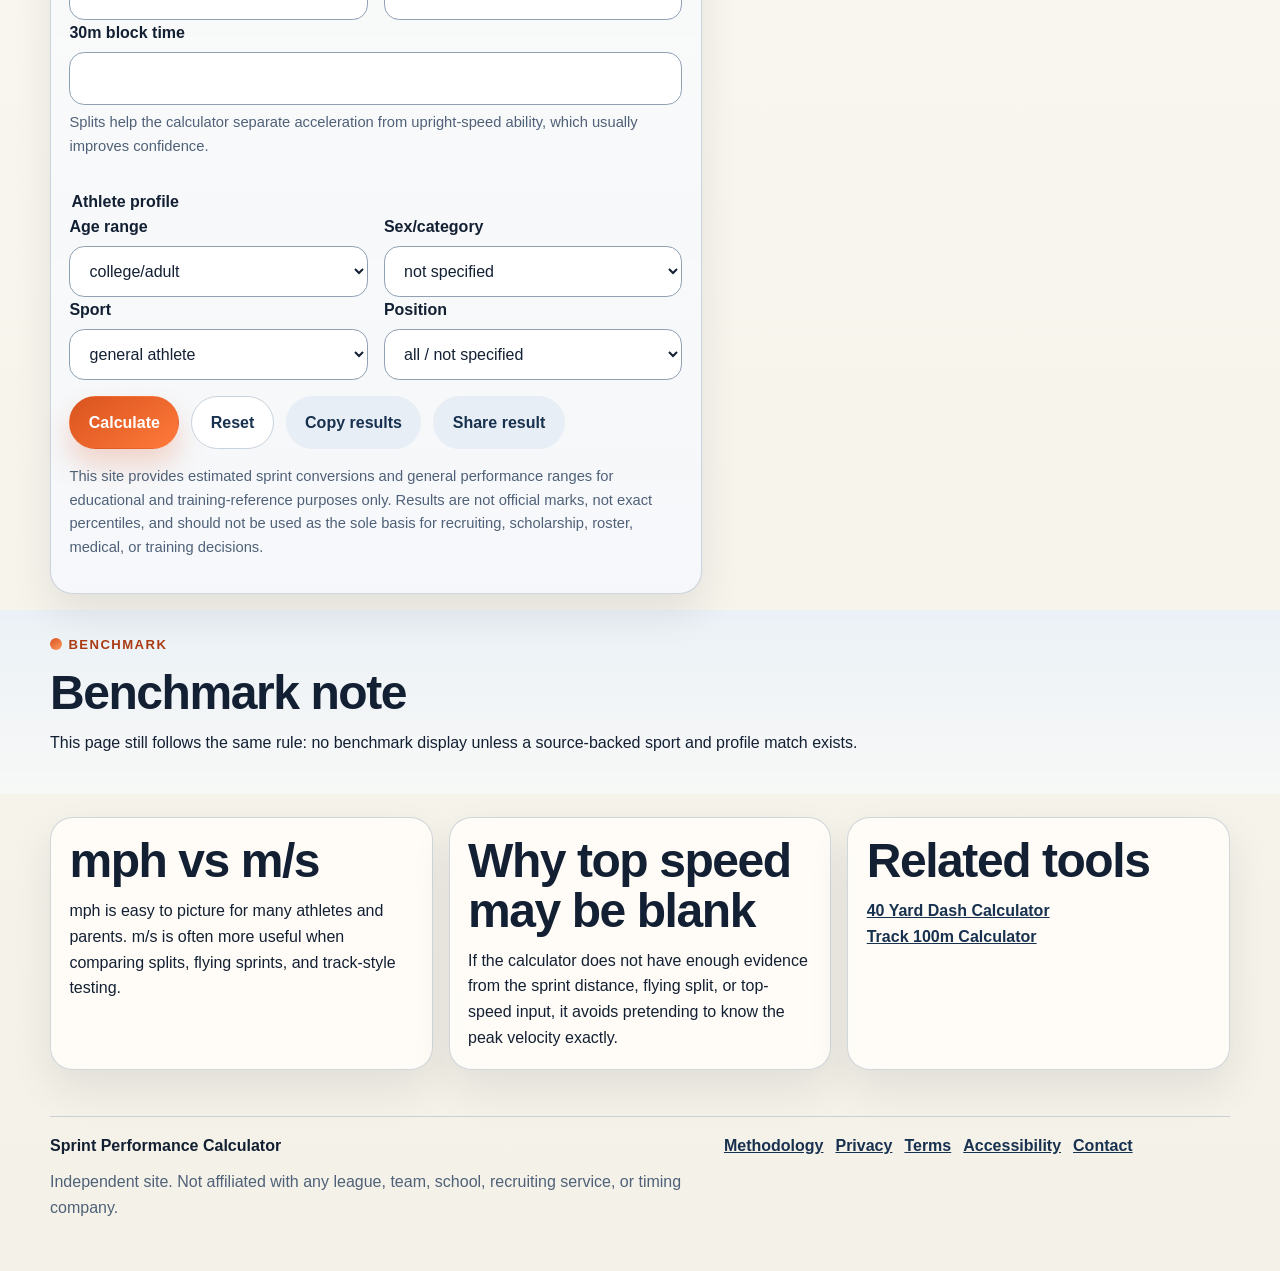
<file: sprint-speed-calculator.html>
<!DOCTYPE html>
<html lang="en">
<head>
  <meta charset="utf-8">
  <meta name="viewport" content="width=device-width, initial-scale=1">
  <title>Sprint Speed Calculator | MPH, m/s, km/h</title>
  <meta name="description" content="Calculate sprint speed in mph, m/s, and km/h and see how average speed differs from estimated top speed in sprint testing.">
  <meta name="theme-color" content="#17314f">
  <link rel="canonical" href="https://sfmoveouthaul-clean.github.io/SprintConvert/sprint-speed-calculator.html">
  <link rel="stylesheet" href="css/styles.css">
  <script type="application/ld+json">{"@context":"https://schema.org","@type":"WebApplication","name":"Sprint Speed Calculator","applicationCategory":"SportsApplication","operatingSystem":"Any","url":"https://sfmoveouthaul-clean.github.io/SprintConvert/sprint-speed-calculator.html","description":"Calculate average sprint speed and estimated top speed context from sprint inputs."}</script>
  <script type="application/ld+json">{"@context":"https://schema.org","@type":"BreadcrumbList","itemListElement":[{"@type":"ListItem","position":1,"name":"Home","item":"https://sfmoveouthaul-clean.github.io/SprintConvert/"},{"@type":"ListItem","position":2,"name":"Sprint Speed Calculator","item":"https://sfmoveouthaul-clean.github.io/SprintConvert/sprint-speed-calculator.html"}]}</script>
</head>
<body data-primary-distance="40yd">
  <a class="skip-link" href="#main-content">Skip to main content</a>
  <header class="site-header"><div class="container header-shell"><a class="brand" href="index.html"><span class="brand-mark">SP</span><span class="brand-copy"><strong>Sprint Performance Calculator</strong><span>Transparent sprint estimates and benchmark notes</span></span></a><button class="nav-toggle" type="button" aria-expanded="false" aria-controls="site-nav" data-nav-toggle><span></span><span class="sr-only">Toggle navigation</span></button><nav class="site-nav" id="site-nav" aria-label="Primary" data-nav><a href="index.html">Home</a><a href="sprint-speed-calculator.html" aria-current="page">Speed</a><a href="flying-10-flying-20-calculator.html">Flying 10/20</a><a href="methodology.html">Methodology</a><a class="nav-cta" href="#calculator">Use Calculator</a></nav></div></header>
  <main id="main-content">
    <section class="hero"><div class="container hero-shell"><div class="hero-copy"><p class="eyebrow">Speed metrics</p><h1>Sprint Speed Calculator</h1><p class="hero-kicker">See average sprint speed in mph, m/s, and km/h, then compare it with the calculator's estimated top-speed context when enough data exists.</p></div><aside class="page-hero-card"><h2>Average speed is not peak speed</h2><p>If an athlete starts from stillness, average speed will always be lower than true top speed. That difference matters when comparing short sprint tests.</p></aside></div></section>
    <section class="calculator-shell" id="calculator"><div class="container calculator-layout"><section class="calculator-card"><div class="section-header"><p class="eyebrow">Speed calculator</p><h2>Convert sprint time into useful speed context</h2><p>Use this page when the main question is speed metrics rather than a single benchmark tier.</p></div><div data-calculator-template data-default-distance="40yd" data-default-timing="fat" data-default-start="standing" data-default-sport="general-athlete" data-default-sex="not-specified" data-default-age="college-adult" data-default-position="all"></div></section><aside class="content-card"><h2>Helpful interpretation</h2><p>Average speed answers "how fast did the whole effort go?" Estimated top speed answers "how fast did the athlete likely move at the fastest point?"</p><p><a class="source-link" href="flying-10-flying-20-calculator.html">Need a max-velocity page? Try Flying 10 / Flying 20.</a></p></aside></div></section>
    <section class="section" data-results-section hidden><div class="container result-section"><div class="section-header"><p class="eyebrow">Results</p><h2>Speed report</h2><div data-result-summary class="result-summary" aria-live="polite"></div></div><div class="result-grid" data-results-grid></div><div class="result-grid" data-metrics-grid></div></div></section>
    <section class="section section-alt"><div class="container"><div class="section-header"><p class="eyebrow">Benchmark</p><h2>Benchmark note</h2><p>This page still follows the same rule: no benchmark display unless a source-backed sport and profile match exists.</p></div><div data-benchmark-panel class="benchmark-panel" hidden></div></div></section>
    <section class="section"><div class="container card-grid"><article class="content-card"><h2>mph vs m/s</h2><p>mph is easy to picture for many athletes and parents. m/s is often more useful when comparing splits, flying sprints, and track-style testing.</p></article><article class="content-card"><h2>Why top speed may be blank</h2><p>If the calculator does not have enough evidence from the sprint distance, flying split, or top-speed input, it avoids pretending to know the peak velocity exactly.</p></article><article class="content-card"><h2>Related tools</h2><p><a class="source-link" href="40-yard-dash-calculator.html">40 Yard Dash Calculator</a><br><a class="source-link" href="track-100m-calculator.html">Track 100m Calculator</a></p></article></div></section>
  </main>
  <footer class="footer"><div class="container footer-grid"><div><p><strong>Sprint Performance Calculator</strong></p><p class="footer-note">Independent site. Not affiliated with any league, team, school, recruiting service, or timing company.</p></div><div class="footer-links"><a href="methodology.html">Methodology</a><a href="privacy.html">Privacy</a><a href="terms.html">Terms</a><a href="accessibility.html">Accessibility</a><a href="contact.html">Contact</a></div></div></footer>
  <script src="data/benchmarks.js"></script><script src="js/validation.js"></script><script src="js/benchmarks.js"></script><script src="js/share.js"></script><script src="js/calculator.js"></script>
</body>
</html>
</file>
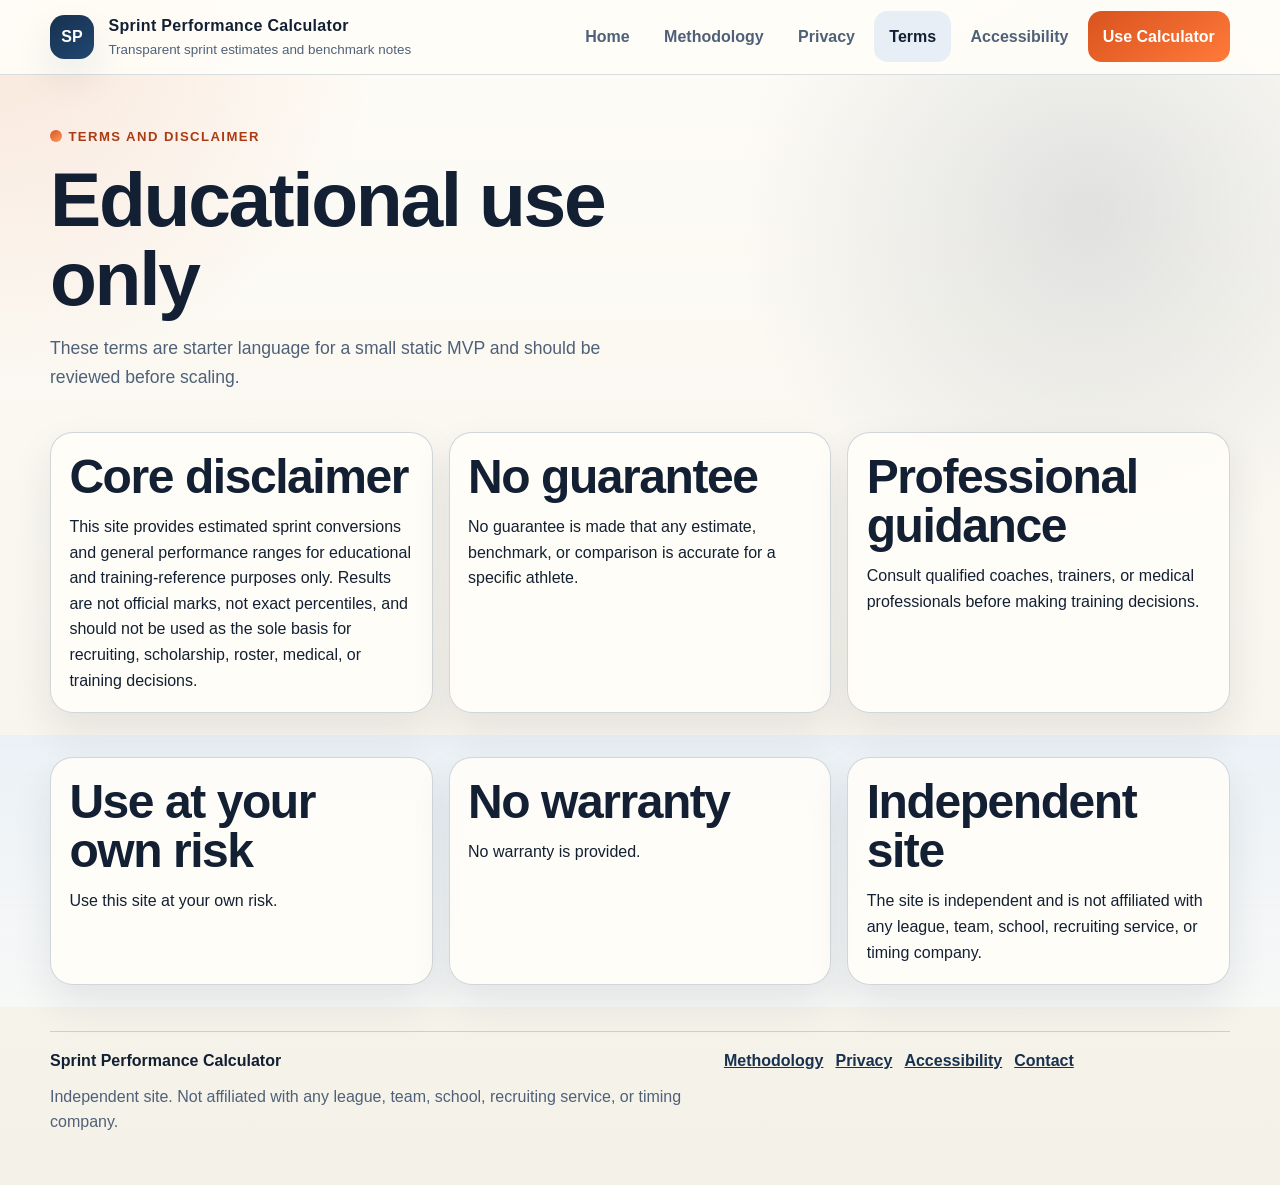
<file: terms.html>
<!DOCTYPE html>
<html lang="en">
<head>
  <meta charset="utf-8">
  <meta name="viewport" content="width=device-width, initial-scale=1">
  <title>Terms | Sprint Performance Calculator</title>
  <meta name="description" content="Terms and disclaimer language for Sprint Performance Calculator, including educational-use-only limits and no-warranty statements.">
  <meta name="theme-color" content="#17314f">
  <link rel="canonical" href="https://sfmoveouthaul-clean.github.io/SprintConvert/terms.html">
  <link rel="stylesheet" href="css/styles.css">
  <script type="application/ld+json">{"@context":"https://schema.org","@type":"BreadcrumbList","itemListElement":[{"@type":"ListItem","position":1,"name":"Home","item":"https://sfmoveouthaul-clean.github.io/SprintConvert/"},{"@type":"ListItem","position":2,"name":"Terms","item":"https://sfmoveouthaul-clean.github.io/SprintConvert/terms.html"}]}</script>
</head>
<body>
  <a class="skip-link" href="#main-content">Skip to main content</a>
  <header class="site-header">
    <div class="container header-shell">
      <a class="brand" href="index.html">
        <span class="brand-mark">SP</span>
        <span class="brand-copy">
          <strong>Sprint Performance Calculator</strong>
          <span>Transparent sprint estimates and benchmark notes</span>
        </span>
      </a>
      <button class="nav-toggle" type="button" aria-expanded="false" aria-controls="site-nav" data-nav-toggle>
        <span></span>
        <span class="sr-only">Toggle navigation</span>
      </button>
      <nav class="site-nav" id="site-nav" aria-label="Primary" data-nav>
        <a href="index.html">Home</a>
        <a href="methodology.html">Methodology</a>
        <a href="privacy.html">Privacy</a>
        <a href="terms.html" aria-current="page">Terms</a>
        <a href="accessibility.html">Accessibility</a>
        <a class="nav-cta" href="index.html#calculator">Use Calculator</a>
      </nav>
    </div>
  </header>
  <main id="main-content">
    <section class="hero">
      <div class="container hero-shell">
        <div class="hero-copy">
          <p class="eyebrow">Terms and disclaimer</p>
          <h1>Educational use only</h1>
          <p class="hero-kicker">These terms are starter language for a small static MVP and should be reviewed before scaling.</p>
        </div>
      </div>
    </section>
    <section class="section">
      <div class="container card-grid">
        <article class="content-card">
          <h2>Core disclaimer</h2>
          <p>This site provides estimated sprint conversions and general performance ranges for educational and training-reference purposes only. Results are not official marks, not exact percentiles, and should not be used as the sole basis for recruiting, scholarship, roster, medical, or training decisions.</p>
        </article>
        <article class="content-card">
          <h2>No guarantee</h2>
          <p>No guarantee is made that any estimate, benchmark, or comparison is accurate for a specific athlete.</p>
        </article>
        <article class="content-card">
          <h2>Professional guidance</h2>
          <p>Consult qualified coaches, trainers, or medical professionals before making training decisions.</p>
        </article>
      </div>
    </section>
    <section class="section section-alt">
      <div class="container card-grid">
        <article class="content-card">
          <h2>Use at your own risk</h2>
          <p>Use this site at your own risk.</p>
        </article>
        <article class="content-card">
          <h2>No warranty</h2>
          <p>No warranty is provided.</p>
        </article>
        <article class="content-card">
          <h2>Independent site</h2>
          <p>The site is independent and is not affiliated with any league, team, school, recruiting service, or timing company.</p>
        </article>
      </div>
    </section>
  </main>
  <footer class="footer">
    <div class="container footer-grid">
      <div>
        <p><strong>Sprint Performance Calculator</strong></p>
        <p class="footer-note">Independent site. Not affiliated with any league, team, school, recruiting service, or timing company.</p>
      </div>
      <div class="footer-links">
        <a href="methodology.html">Methodology</a>
        <a href="privacy.html">Privacy</a>
        <a href="accessibility.html">Accessibility</a>
        <a href="contact.html">Contact</a>
      </div>
    </div>
  </footer>
  <script src="data/benchmarks.js"></script>
  <script src="js/validation.js"></script>
  <script src="js/benchmarks.js"></script>
  <script src="js/share.js"></script>
  <script src="js/calculator.js"></script>
</body>
</html>
</file>
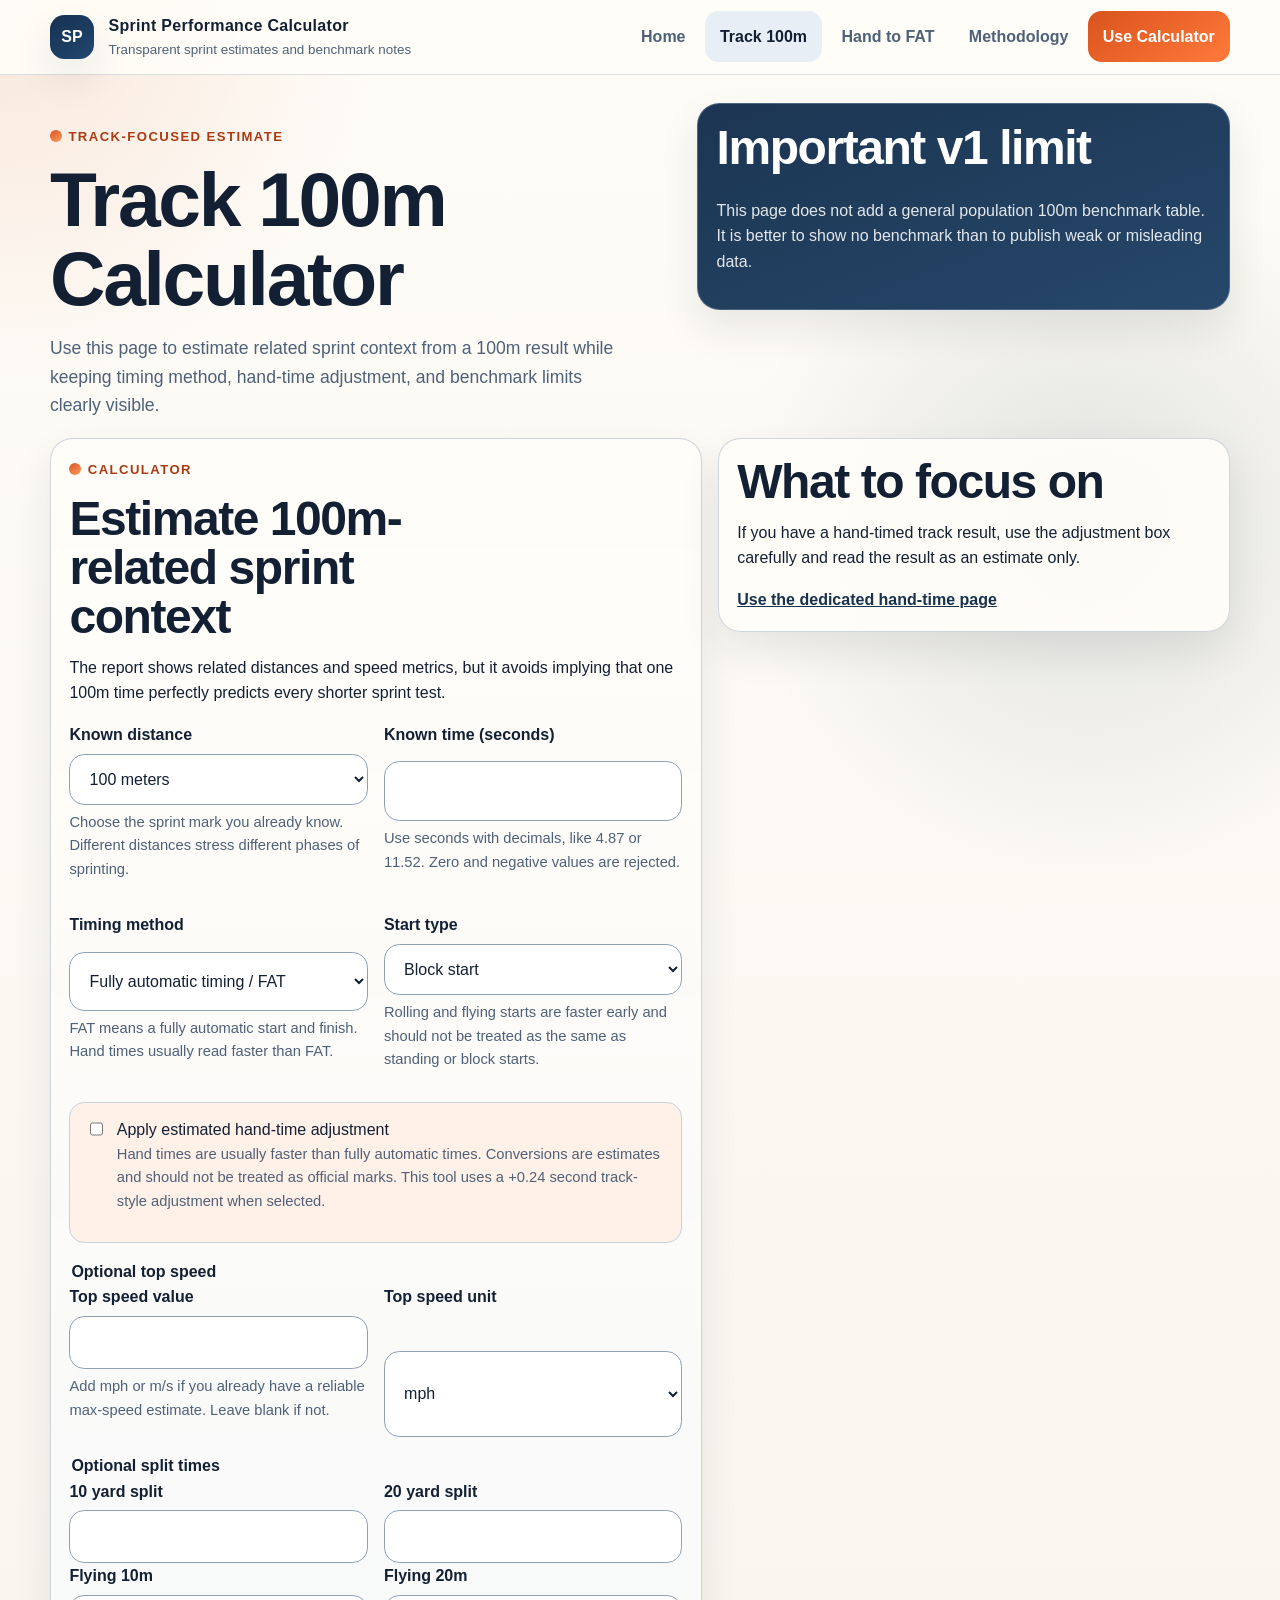
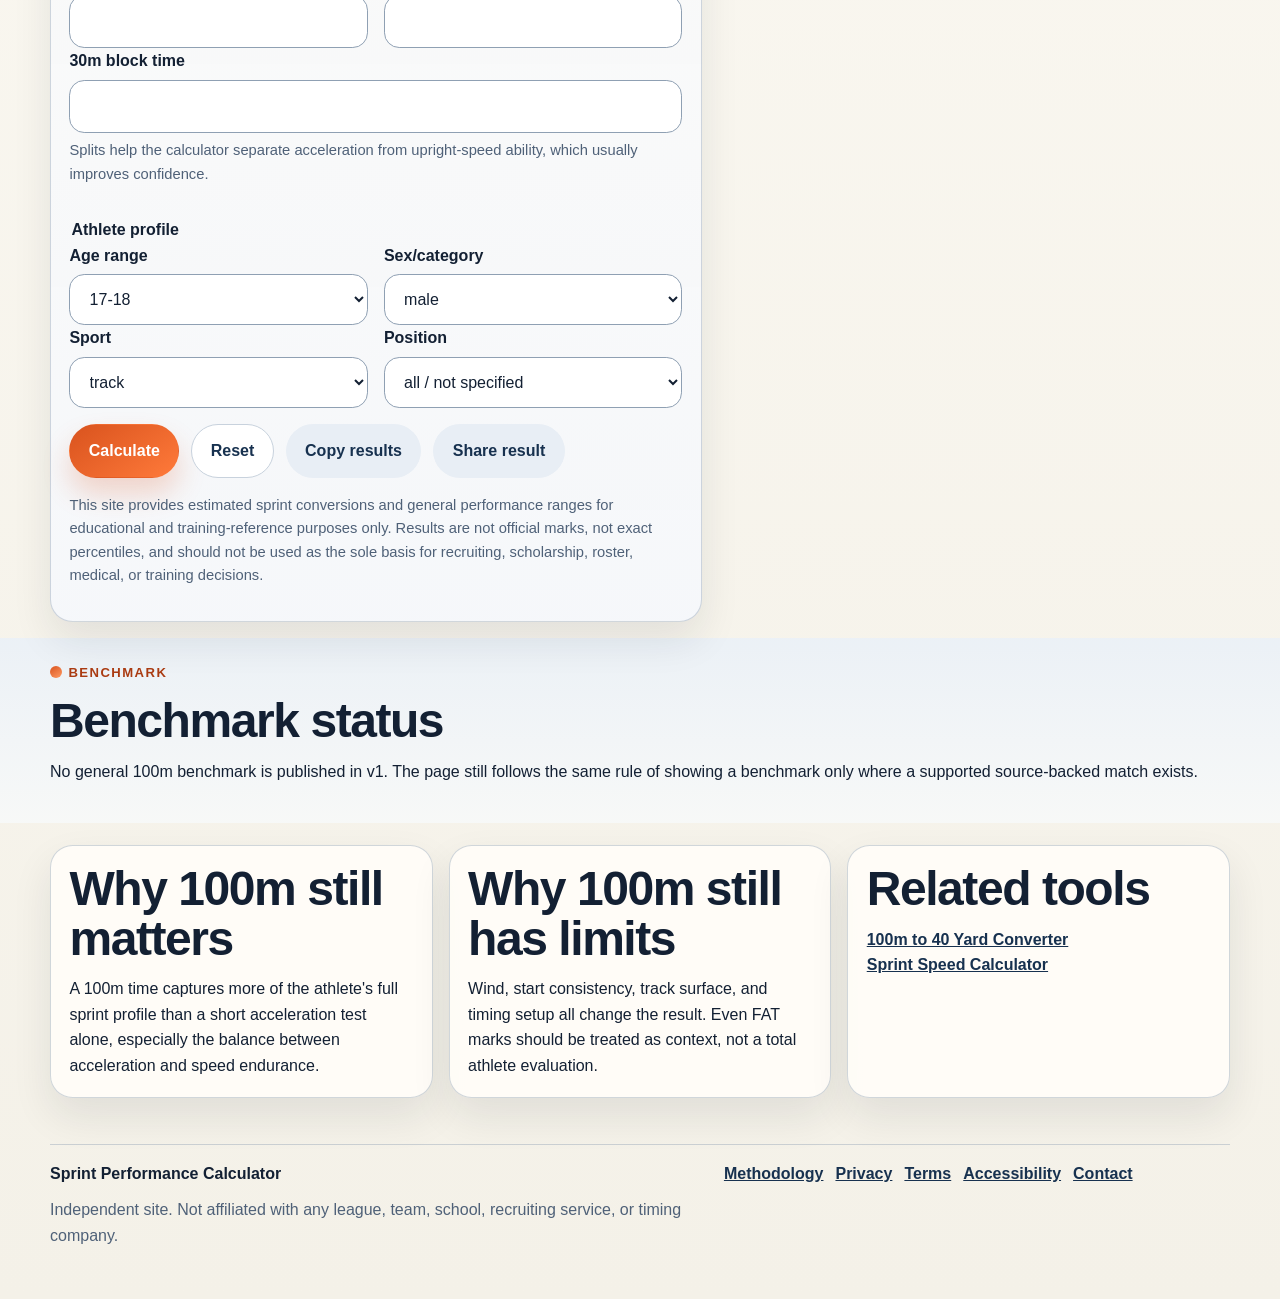
<file: track-100m-calculator.html>
<!DOCTYPE html>
<html lang="en">
<head>
  <meta charset="utf-8">
  <meta name="viewport" content="width=device-width, initial-scale=1">
  <title>Track 100m Calculator | Sprint Conversion Estimate</title>
  <meta name="description" content="Estimate 100m sprint context, compare related sprint conversions, and keep timing-method and benchmark limits clear on a track-focused page.">
  <meta name="theme-color" content="#17314f">
  <link rel="canonical" href="https://sfmoveouthaul-clean.github.io/SprintConvert/track-100m-calculator.html">
  <link rel="stylesheet" href="css/styles.css">
  <script type="application/ld+json">{"@context":"https://schema.org","@type":"WebApplication","name":"Track 100m Calculator","applicationCategory":"SportsApplication","operatingSystem":"Any","url":"https://sfmoveouthaul-clean.github.io/SprintConvert/track-100m-calculator.html","description":"Estimate 100m sprint context and related sprint conversions on a track-focused page."}</script>
  <script type="application/ld+json">{"@context":"https://schema.org","@type":"BreadcrumbList","itemListElement":[{"@type":"ListItem","position":1,"name":"Home","item":"https://sfmoveouthaul-clean.github.io/SprintConvert/"},{"@type":"ListItem","position":2,"name":"Track 100m Calculator","item":"https://sfmoveouthaul-clean.github.io/SprintConvert/track-100m-calculator.html"}]}</script>
</head>
<body data-primary-distance="100m">
  <a class="skip-link" href="#main-content">Skip to main content</a>
  <header class="site-header"><div class="container header-shell"><a class="brand" href="index.html"><span class="brand-mark">SP</span><span class="brand-copy"><strong>Sprint Performance Calculator</strong><span>Transparent sprint estimates and benchmark notes</span></span></a><button class="nav-toggle" type="button" aria-expanded="false" aria-controls="site-nav" data-nav-toggle><span></span><span class="sr-only">Toggle navigation</span></button><nav class="site-nav" id="site-nav" aria-label="Primary" data-nav><a href="index.html">Home</a><a href="track-100m-calculator.html" aria-current="page">Track 100m</a><a href="hand-time-to-fat-converter.html">Hand to FAT</a><a href="methodology.html">Methodology</a><a class="nav-cta" href="#calculator">Use Calculator</a></nav></div></header>
  <main id="main-content">
    <section class="hero"><div class="container hero-shell"><div class="hero-copy"><p class="eyebrow">Track-focused estimate</p><h1>Track 100m Calculator</h1><p class="hero-kicker">Use this page to estimate related sprint context from a 100m result while keeping timing method, hand-time adjustment, and benchmark limits clearly visible.</p></div><aside class="page-hero-card"><h2>Important v1 limit</h2><p>This page does not add a general population 100m benchmark table. It is better to show no benchmark than to publish weak or misleading data.</p></aside></div></section>
    <section class="calculator-shell" id="calculator"><div class="container calculator-layout"><section class="calculator-card"><div class="section-header"><p class="eyebrow">Calculator</p><h2>Estimate 100m-related sprint context</h2><p>The report shows related distances and speed metrics, but it avoids implying that one 100m time perfectly predicts every shorter sprint test.</p></div><div data-calculator-template data-default-distance="100m" data-default-timing="fat" data-default-start="block" data-default-sport="track" data-default-sex="male" data-default-age="17-18" data-default-position="all"></div></section><aside class="content-card"><h2>What to focus on</h2><p>If you have a hand-timed track result, use the adjustment box carefully and read the result as an estimate only.</p><p><a class="source-link" href="hand-time-to-fat-converter.html">Use the dedicated hand-time page</a></p></aside></div></section>
    <section class="section" data-results-section hidden><div class="container result-section"><div class="section-header"><p class="eyebrow">Results</p><h2>Track 100m report</h2><div data-result-summary class="result-summary" aria-live="polite"></div></div><div class="result-grid" data-results-grid></div><div class="result-grid" data-metrics-grid></div></div></section>
    <section class="section section-alt"><div class="container"><div class="section-header"><p class="eyebrow">Benchmark</p><h2>Benchmark status</h2><p>No general 100m benchmark is published in v1. The page still follows the same rule of showing a benchmark only where a supported source-backed match exists.</p></div><div data-benchmark-panel class="benchmark-panel" hidden></div></div></section>
    <section class="section"><div class="container card-grid"><article class="content-card"><h2>Why 100m still matters</h2><p>A 100m time captures more of the athlete's full sprint profile than a short acceleration test alone, especially the balance between acceleration and speed endurance.</p></article><article class="content-card"><h2>Why 100m still has limits</h2><p>Wind, start consistency, track surface, and timing setup all change the result. Even FAT marks should be treated as context, not a total athlete evaluation.</p></article><article class="content-card"><h2>Related tools</h2><p><a class="source-link" href="100m-to-40-yard-converter.html">100m to 40 Yard Converter</a><br><a class="source-link" href="sprint-speed-calculator.html">Sprint Speed Calculator</a></p></article></div></section>
  </main>
  <footer class="footer"><div class="container footer-grid"><div><p><strong>Sprint Performance Calculator</strong></p><p class="footer-note">Independent site. Not affiliated with any league, team, school, recruiting service, or timing company.</p></div><div class="footer-links"><a href="methodology.html">Methodology</a><a href="privacy.html">Privacy</a><a href="terms.html">Terms</a><a href="accessibility.html">Accessibility</a><a href="contact.html">Contact</a></div></div></footer>
  <script src="data/benchmarks.js"></script><script src="js/validation.js"></script><script src="js/benchmarks.js"></script><script src="js/share.js"></script><script src="js/calculator.js"></script>
</body>
</html>
</file>
<file: css/styles.css>
:root {
  --bg: #f4f1e8;
  --bg-strong: #ece5d5;
  --surface: #fffdf8;
  --surface-alt: #eef3f7;
  --text: #132033;
  --muted: #4f6178;
  --line: #c8d2dd;
  --line-strong: #8fa0b3;
  --accent: #d9531e;
  --accent-strong: #aa3b12;
  --accent-soft: #fff0e8;
  --navy: #17314f;
  --navy-soft: #e8eef5;
  --success: #146c43;
  --success-soft: #e9f7ef;
  --warning: #8a5b00;
  --warning-soft: #fff4d8;
  --danger: #9b1c1c;
  --danger-soft: #fdecec;
  --shadow: 0 18px 40px rgba(17, 30, 47, 0.09);
  --radius: 1.4rem;
  --radius-sm: 0.95rem;
  --container: 1180px;
  --heading: "Bahnschrift", "Arial Narrow", "Aptos", sans-serif;
  --body: "Aptos", "Trebuchet MS", "Segoe UI", sans-serif;
}

*,
*::before,
*::after {
  box-sizing: border-box;
}

html {
  scroll-behavior: smooth;
}

body {
  margin: 0;
  color: var(--text);
  font-family: var(--body);
  line-height: 1.6;
  background:
    radial-gradient(circle at top left, rgba(217, 83, 30, 0.13), transparent 24rem),
    radial-gradient(circle at 85% 18%, rgba(23, 49, 79, 0.12), transparent 22rem),
    linear-gradient(180deg, rgba(255, 253, 248, 0.92), rgba(244, 241, 232, 0.98)),
    var(--bg);
}

img {
  max-width: 100%;
  display: block;
}

a {
  color: inherit;
}

button,
input,
select,
textarea {
  font: inherit;
}

button,
select {
  cursor: pointer;
}

:focus-visible {
  outline: 3px solid #005fcc;
  outline-offset: 3px;
}

.skip-link {
  position: absolute;
  left: 1rem;
  top: -3.5rem;
  z-index: 100;
  padding: 0.8rem 1rem;
  border-radius: 999px;
  background: var(--navy);
  color: #fff;
  text-decoration: none;
}

.skip-link:focus {
  top: 1rem;
}

.site-header {
  position: sticky;
  top: 0;
  z-index: 20;
  border-bottom: 1px solid rgba(143, 160, 179, 0.35);
  background: rgba(255, 253, 248, 0.92);
  backdrop-filter: blur(14px);
}

.container {
  width: min(calc(100% - 1.25rem), var(--container));
  margin: 0 auto;
}

.header-shell {
  display: flex;
  align-items: center;
  justify-content: space-between;
  gap: 1rem;
  min-height: 4.6rem;
}

.brand {
  display: inline-flex;
  align-items: center;
  gap: 0.9rem;
  text-decoration: none;
}

.brand-mark {
  display: inline-grid;
  place-items: center;
  width: 2.75rem;
  height: 2.75rem;
  border-radius: 0.9rem;
  background: linear-gradient(145deg, var(--navy), #214771);
  color: #fff;
  font-family: var(--heading);
  font-size: 1rem;
  font-weight: 700;
  box-shadow: var(--shadow);
}

.brand-copy strong,
.brand-copy span {
  display: block;
}

.brand-copy strong {
  font-family: var(--heading);
  font-size: 1rem;
  letter-spacing: 0.02em;
}

.brand-copy span {
  color: var(--muted);
  font-size: 0.84rem;
}

.nav-toggle {
  position: relative;
  display: inline-flex;
  align-items: center;
  justify-content: center;
  width: 3rem;
  height: 3rem;
  padding: 0;
  border: 1px solid var(--line);
  border-radius: 999px;
  background: #fff;
}

.nav-toggle > span:not(.sr-only),
.nav-toggle::before,
.nav-toggle::after {
  content: "";
  position: absolute;
  width: 1rem;
  height: 2px;
  border-radius: 999px;
  background: var(--text);
  transition: transform 180ms ease, opacity 180ms ease;
}

.nav-toggle > span:not(.sr-only) {
  transform: translateY(0);
}

.nav-toggle::before {
  transform: translateY(-0.34rem);
}

.nav-toggle::after {
  transform: translateY(0.34rem);
}

.nav-toggle[aria-expanded="true"] > span:not(.sr-only) {
  opacity: 0;
}

.nav-toggle[aria-expanded="true"]::before {
  transform: rotate(45deg);
}

.nav-toggle[aria-expanded="true"]::after {
  transform: rotate(-45deg);
}

.site-nav {
  position: absolute;
  left: 0.625rem;
  right: 0.625rem;
  top: calc(100% + 0.5rem);
  display: none;
  gap: 0.25rem;
  padding: 0.75rem;
  border: 1px solid var(--line);
  border-radius: var(--radius);
  background: rgba(255, 253, 248, 0.98);
  box-shadow: var(--shadow);
}

.site-nav.is-open {
  display: grid;
}

.site-nav a {
  padding: 0.8rem 0.95rem;
  border-radius: 0.85rem;
  color: var(--muted);
  font-weight: 700;
  text-decoration: none;
}

.site-nav a:hover,
.site-nav a:focus-visible,
.site-nav a[aria-current="page"] {
  color: var(--text);
  background: var(--navy-soft);
}

.site-nav .nav-cta {
  color: #fff;
  background: linear-gradient(145deg, var(--accent), #ff7a3a);
}

.hero {
  padding: 1.25rem 0 1rem;
}

.hero-shell,
.summary-grid,
.card-grid,
.mini-card-grid,
.footer-grid,
.section-grid,
.meta-grid,
.faq-grid,
.link-grid,
.result-grid,
.form-grid,
.field-row,
.method-grid {
  display: grid;
  gap: 1rem;
}

.hero-shell {
  align-items: start;
}

.eyebrow {
  display: inline-flex;
  align-items: center;
  gap: 0.4rem;
  margin: 0 0 0.85rem;
  color: var(--accent-strong);
  font-family: var(--heading);
  font-size: 0.82rem;
  font-weight: 700;
  letter-spacing: 0.11em;
  text-transform: uppercase;
}

.eyebrow::before {
  content: "";
  width: 0.75rem;
  height: 0.75rem;
  border-radius: 999px;
  background: linear-gradient(145deg, var(--accent), #ff9b64);
}

h1,
h2,
h3 {
  margin-top: 0;
  font-family: var(--heading);
  line-height: 1.03;
  letter-spacing: -0.03em;
}

h1 {
  margin-bottom: 1rem;
  font-size: clamp(2.4rem, 8vw, 4.8rem);
  max-width: 13ch;
}

h2 {
  margin-bottom: 0.8rem;
  font-size: clamp(1.85rem, 5vw, 3rem);
}

h3 {
  margin-bottom: 0.65rem;
  font-size: 1.3rem;
}

p,
ul,
ol {
  margin-top: 0;
}

.hero-copy > p:last-child,
.card > p:last-child,
.content-card > p:last-child {
  margin-bottom: 0;
}

.hero-copy {
  padding: 1.3rem 0 0;
}

.hero-kicker {
  margin-bottom: 0.9rem;
  color: var(--muted);
  font-size: 1.1rem;
  max-width: 60ch;
}

.hero-actions,
.button-row,
.chip-row,
.footer-links {
  display: flex;
  flex-wrap: wrap;
  gap: 0.75rem;
}

.button,
.button-link {
  display: inline-flex;
  align-items: center;
  justify-content: center;
  min-height: 3.25rem;
  padding: 0.8rem 1.15rem;
  border: 1px solid transparent;
  border-radius: 999px;
  font-weight: 700;
  text-decoration: none;
  transition: transform 180ms ease, box-shadow 180ms ease, background-color 180ms ease;
}

.button:hover,
.button:focus-visible,
.button-link:hover,
.button-link:focus-visible {
  transform: translateY(-1px);
}

.button-primary {
  background: linear-gradient(145deg, var(--accent), #ff7a3a);
  color: #fff;
  box-shadow: 0 16px 28px rgba(217, 83, 30, 0.22);
}

.button-secondary {
  border-color: var(--line);
  background: #fff;
  color: var(--navy);
}

.button-tertiary {
  border-color: transparent;
  background: var(--navy-soft);
  color: var(--navy);
}

.button-full {
  width: 100%;
}

.chip {
  display: inline-flex;
  align-items: center;
  min-height: 2.3rem;
  padding: 0.45rem 0.8rem;
  border: 1px solid rgba(143, 160, 179, 0.45);
  border-radius: 999px;
  background: rgba(255, 255, 255, 0.82);
  color: var(--navy);
  font-size: 0.92rem;
  font-weight: 700;
}

.card,
.content-card,
.disclaimer-card,
.stat-card,
.result-card,
.page-card {
  border: 1px solid rgba(143, 160, 179, 0.42);
  border-radius: var(--radius);
  background: rgba(255, 253, 248, 0.92);
  box-shadow: var(--shadow);
}

.card,
.content-card,
.page-card,
.disclaimer-card {
  padding: 1.15rem;
}

.stat-card,
.result-card {
  padding: 1rem;
}

.calculator-shell {
  padding: 0 0 1rem;
}

.calculator-layout {
  display: grid;
  gap: 1rem;
}

.calculator-card {
  padding: 1.15rem;
  border: 1px solid rgba(143, 160, 179, 0.42);
  border-radius: var(--radius);
  background:
    linear-gradient(180deg, rgba(255, 253, 248, 0.98), rgba(245, 247, 250, 0.95)),
    var(--surface);
  box-shadow: var(--shadow);
}

.calculator-card h2,
.result-section h2,
.section-header h2 {
  max-width: 15ch;
}

.section {
  padding: 1rem 0;
}

.section-alt {
  background:
    linear-gradient(180deg, rgba(232, 238, 245, 0.45), rgba(255, 253, 248, 0.55)),
    var(--surface-alt);
}

.section-header {
  margin-bottom: 1rem;
}

.section-header p:last-child {
  margin-bottom: 0;
}

.field-row {
  grid-template-columns: 1fr;
}

.field-group {
  display: grid;
  gap: 0.38rem;
}

.field-group label,
.legend-title {
  font-weight: 700;
}

.help-text,
.muted,
.input-note,
.small-note,
.footer-note,
.faq-answer,
.source-note {
  color: var(--muted);
}

.help-text,
.input-note,
.small-note,
.source-note {
  font-size: 0.92rem;
}

input[type="number"],
input[type="text"],
input[type="email"],
select,
textarea {
  width: 100%;
  min-height: 3.2rem;
  padding: 0.8rem 0.95rem;
  border: 1px solid var(--line-strong);
  border-radius: 0.95rem;
  background: #fff;
  color: var(--text);
}

input:focus-visible,
select:focus-visible,
textarea:focus-visible {
  border-color: #005fcc;
}

fieldset {
  margin: 0;
  padding: 0;
  border: 0;
}

.checkbox-row {
  display: flex;
  align-items: start;
  gap: 0.7rem;
  padding: 0.85rem 0.95rem;
  border: 1px solid var(--line);
  border-radius: 0.95rem;
  background: var(--accent-soft);
}

.checkbox-row input {
  width: 1.1rem;
  height: 1.1rem;
  margin-top: 0.18rem;
}

.error-box,
.warning-box,
.status-box,
.benchmark-box {
  padding: 0.9rem 1rem;
  border-radius: 1rem;
}

.error-box {
  border: 1px solid rgba(155, 28, 28, 0.2);
  background: var(--danger-soft);
  color: var(--danger);
}

.warning-box {
  border: 1px solid rgba(138, 91, 0, 0.22);
  background: var(--warning-soft);
  color: #6f4b00;
}

.status-box {
  border: 1px solid rgba(20, 108, 67, 0.2);
  background: var(--success-soft);
  color: var(--success);
}

.benchmark-box {
  border: 1px solid rgba(23, 49, 79, 0.18);
  background: var(--navy-soft);
}

.result-section[hidden],
.result-body[hidden],
.benchmark-panel[hidden],
.affiliate-disclosure[hidden] {
  display: none !important;
}

.result-summary {
  display: grid;
  gap: 1rem;
}

.stat-value {
  margin: 0.15rem 0 0;
  font-family: var(--heading);
  font-size: 1.8rem;
  letter-spacing: -0.04em;
}

.stat-label {
  margin: 0;
  color: var(--muted);
  font-size: 0.9rem;
  font-weight: 700;
}

.confidence-pill,
.tier-pill,
.badge {
  display: inline-flex;
  align-items: center;
  justify-content: center;
  min-height: 2rem;
  padding: 0.4rem 0.75rem;
  border-radius: 999px;
  font-size: 0.86rem;
  font-weight: 800;
}

.pill-low,
.tier-below {
  background: var(--danger-soft);
  color: var(--danger);
}

.pill-medium,
.tier-developing {
  background: var(--warning-soft);
  color: #7a5300;
}

.pill-high,
.tier-competitive,
.tier-advanced,
.tier-elite {
  background: var(--success-soft);
  color: var(--success);
}

.tier-advanced {
  background: rgba(23, 49, 79, 0.11);
  color: var(--navy);
}

.tier-elite {
  background: var(--accent-soft);
  color: var(--accent-strong);
}

.result-grid,
.mini-card-grid,
.card-grid,
.link-grid,
.method-grid {
  grid-template-columns: 1fr;
}

.metric-list,
.content-list {
  padding-left: 1.1rem;
}

.metric-list li,
.content-list li {
  margin-bottom: 0.45rem;
}

.source-link {
  color: var(--navy);
  font-weight: 700;
}

.inline-links {
  display: flex;
  flex-wrap: wrap;
  gap: 0.8rem;
}

.inline-links a {
  color: var(--navy);
  font-weight: 700;
}

.faq-item {
  border: 1px solid rgba(143, 160, 179, 0.42);
  border-radius: 1rem;
  background: rgba(255, 253, 248, 0.82);
}

.faq-item summary {
  padding: 1rem;
  font-family: var(--heading);
  font-size: 1.06rem;
  cursor: pointer;
}

.faq-item[open] summary {
  border-bottom: 1px solid rgba(143, 160, 179, 0.32);
}

.faq-answer {
  padding: 0 1rem 1rem;
}

.footer {
  padding: 1.5rem 0 2.5rem;
}

.footer-grid {
  padding-top: 1rem;
  border-top: 1px solid rgba(143, 160, 179, 0.42);
}

.footer-grid p {
  margin-bottom: 0.65rem;
}

.footer-links a {
  color: var(--navy);
  font-weight: 700;
}

.sr-only {
  position: absolute;
  width: 1px;
  height: 1px;
  padding: 0;
  margin: -1px;
  overflow: hidden;
  clip: rect(0, 0, 0, 0);
  white-space: nowrap;
  border: 0;
}

.page-hero-card {
  display: grid;
  gap: 0.8rem;
  padding: 1.15rem;
  border: 1px solid rgba(143, 160, 179, 0.42);
  border-radius: var(--radius);
  background: linear-gradient(160deg, rgba(23, 49, 79, 0.98), rgba(34, 68, 103, 0.98));
  color: #fff;
  box-shadow: var(--shadow);
}

.page-hero-card p,
.page-hero-card li {
  color: rgba(255, 255, 255, 0.88);
}

.page-hero-card .chip {
  border-color: rgba(255, 255, 255, 0.18);
  background: rgba(255, 255, 255, 0.1);
  color: #fff;
}

.report-text {
  font-size: 1.02rem;
}

.result-card strong,
.content-card strong,
.page-card strong {
  color: var(--navy);
}

.table-like {
  display: grid;
  gap: 0.8rem;
}

.table-like-row {
  display: grid;
  gap: 0.35rem;
  padding: 0.9rem;
  border: 1px solid rgba(143, 160, 179, 0.32);
  border-radius: 1rem;
  background: rgba(255, 255, 255, 0.72);
}

.subtle-divider {
  height: 1px;
  background: rgba(143, 160, 179, 0.3);
}

@media (prefers-reduced-motion: reduce) {
  html {
    scroll-behavior: auto;
  }

  *,
  *::before,
  *::after {
    animation: none !important;
    transition: none !important;
  }
}

@media (min-width: 760px) {
  .container {
    width: min(calc(100% - 2rem), var(--container));
  }

  .hero {
    padding: 1.8rem 0 1.2rem;
  }

  .section {
    padding: 1.4rem 0;
  }

  .field-row,
  .result-grid,
  .card-grid,
  .link-grid,
  .method-grid {
    grid-template-columns: repeat(2, minmax(0, 1fr));
  }

  .meta-grid,
  .mini-card-grid {
    grid-template-columns: repeat(3, minmax(0, 1fr));
  }

  .footer-grid {
    grid-template-columns: 1.3fr 1fr;
    align-items: start;
  }
}

@media (min-width: 980px) {
  .nav-toggle {
    display: none;
  }

  .site-nav {
    position: static;
    display: flex;
    align-items: center;
    justify-content: flex-end;
    padding: 0;
    border: 0;
    background: transparent;
    box-shadow: none;
  }

  .hero-shell {
    grid-template-columns: minmax(0, 1.08fr) minmax(320px, 0.92fr);
    gap: 1.35rem;
  }

  .calculator-layout {
    grid-template-columns: minmax(0, 1.12fr) minmax(320px, 0.88fr);
    align-items: start;
  }

  .result-grid {
    grid-template-columns: repeat(4, minmax(0, 1fr));
  }

  .card-grid {
    grid-template-columns: repeat(3, minmax(0, 1fr));
  }

  .link-grid {
    grid-template-columns: repeat(4, minmax(0, 1fr));
  }

  .method-grid {
    grid-template-columns: repeat(3, minmax(0, 1fr));
  }
}
</file>
